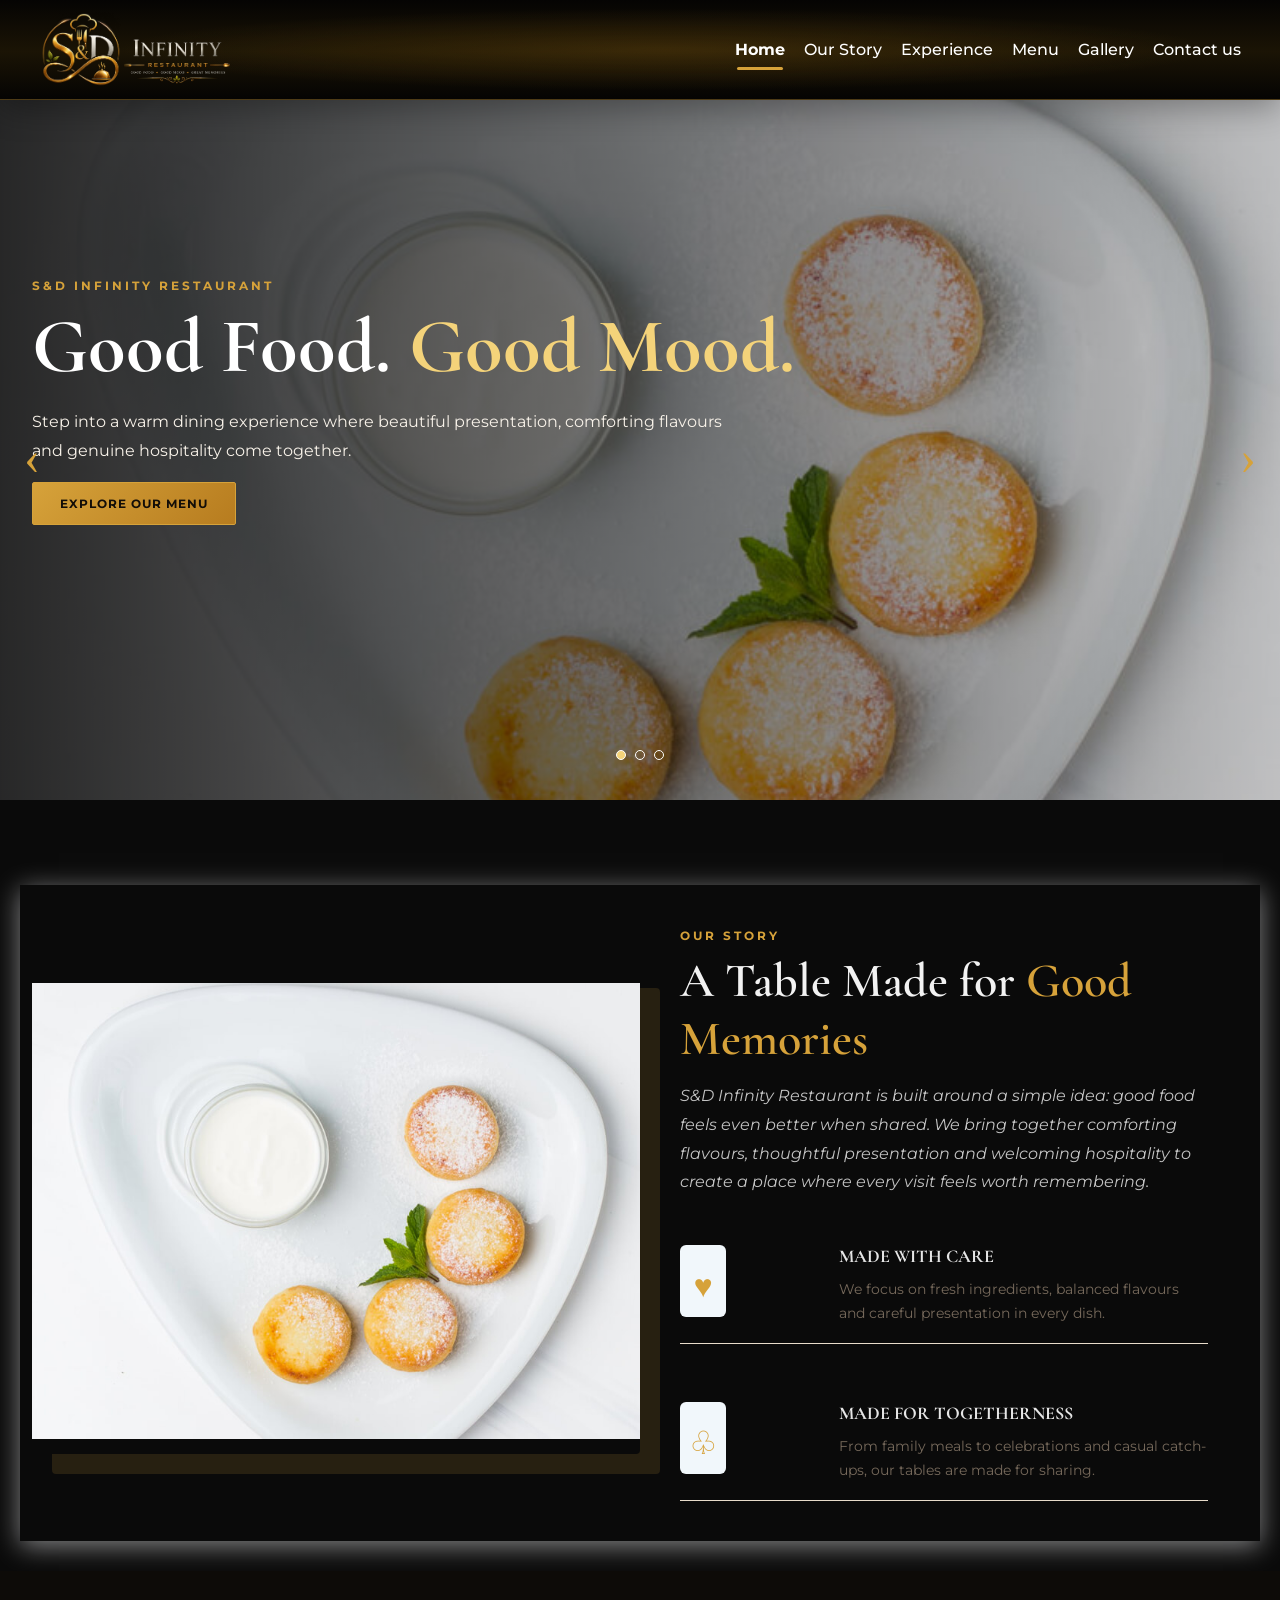
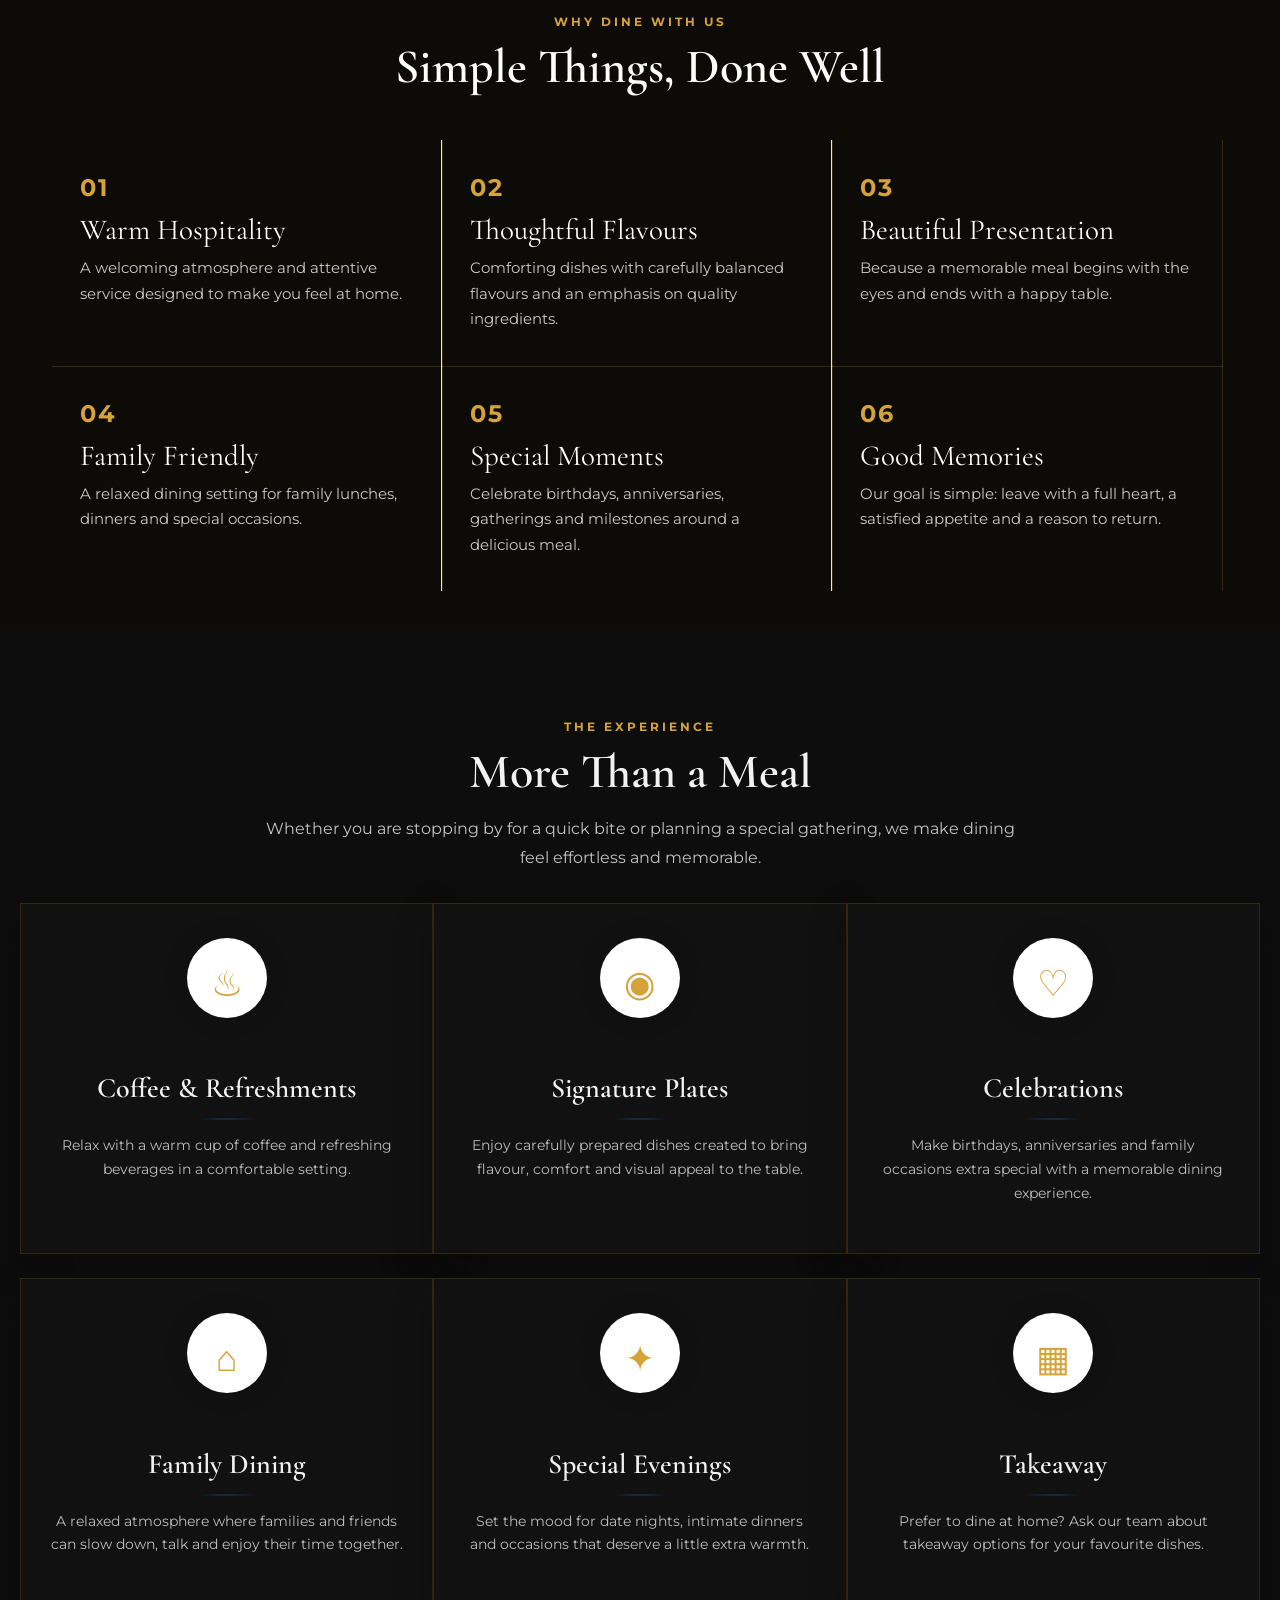
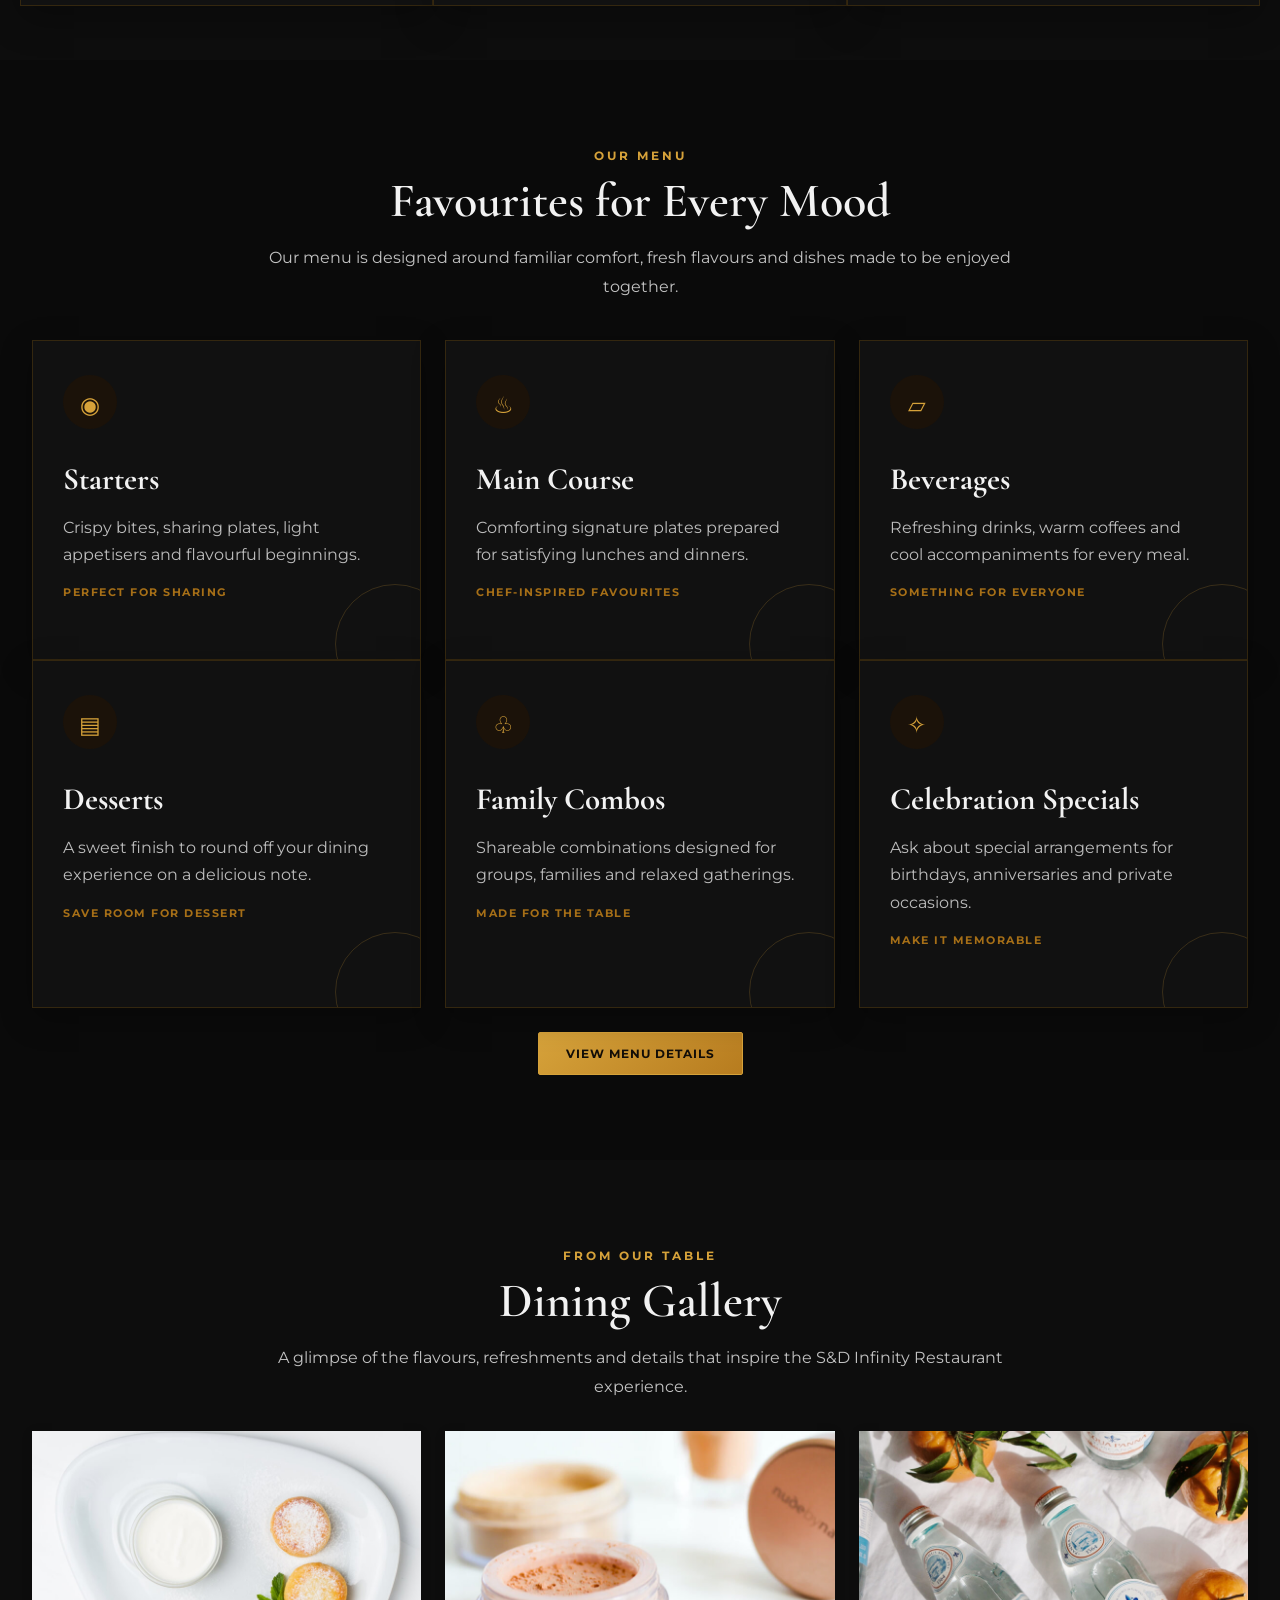
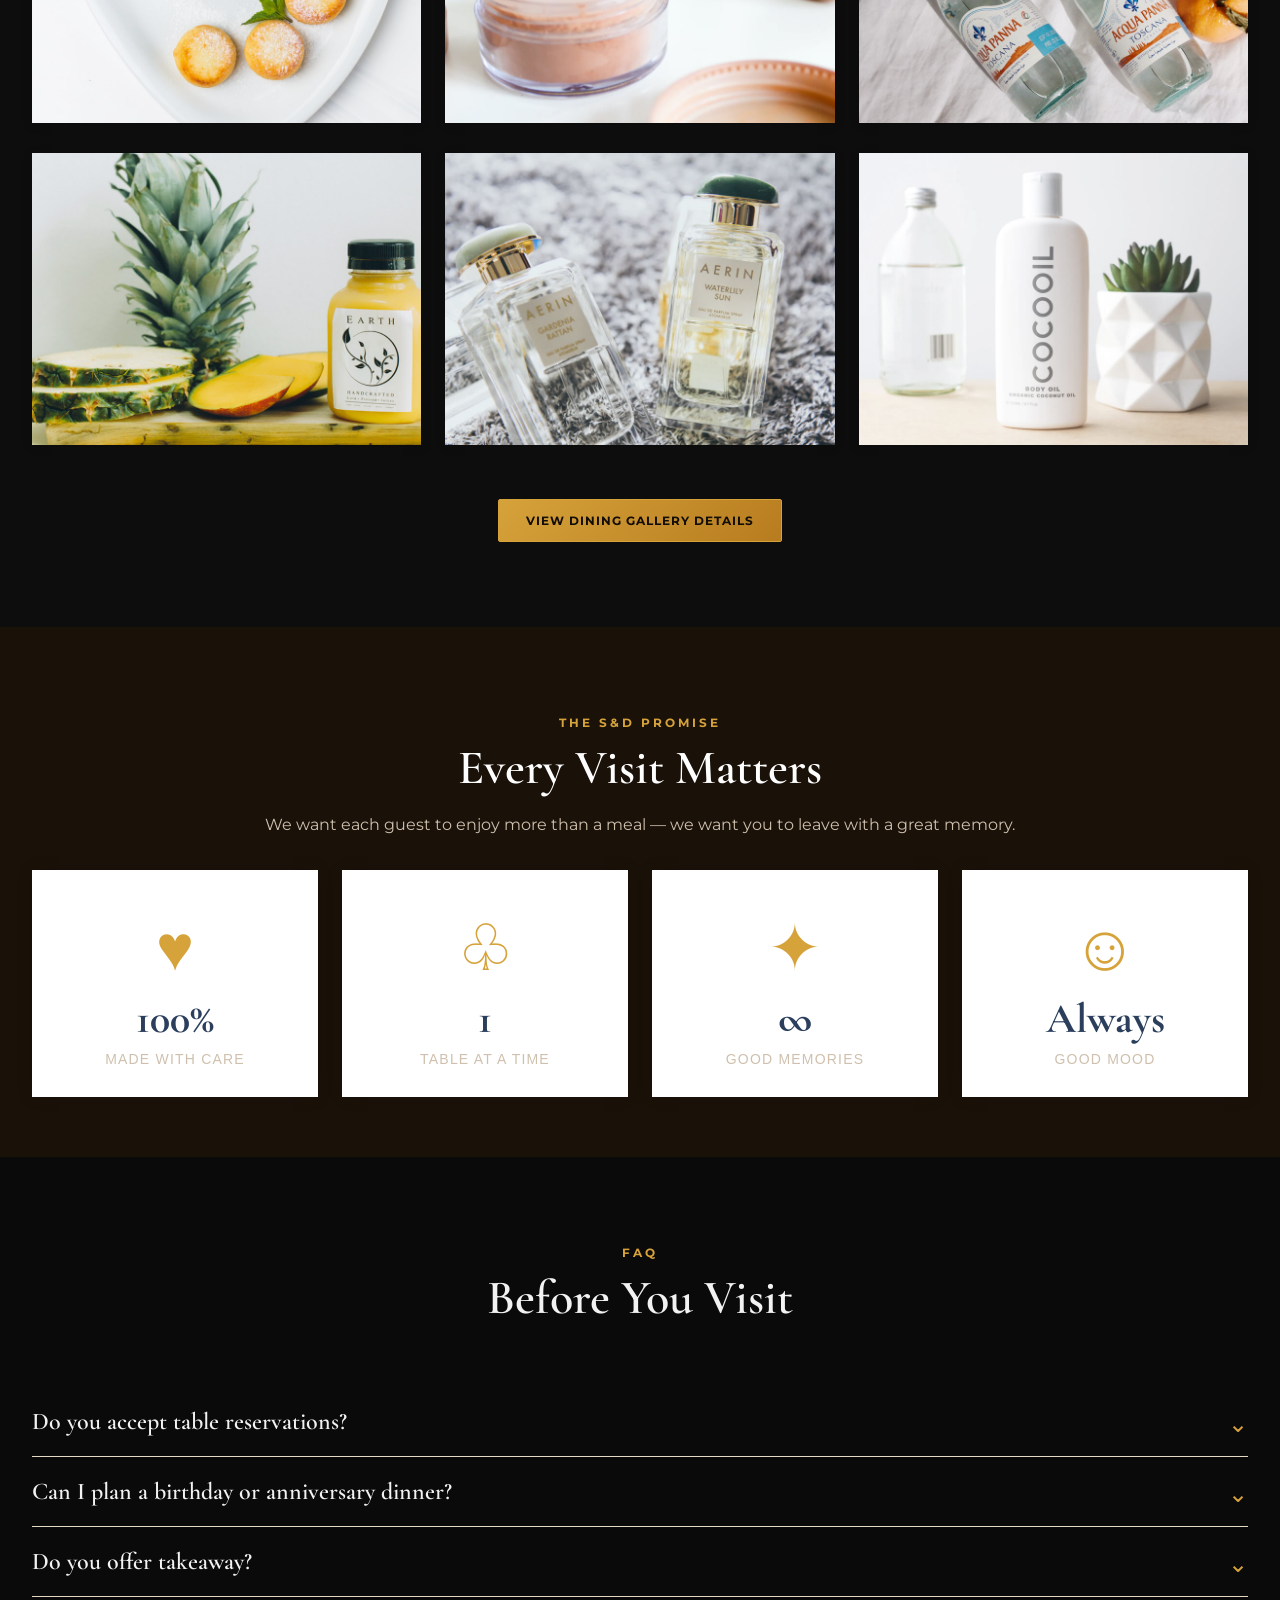
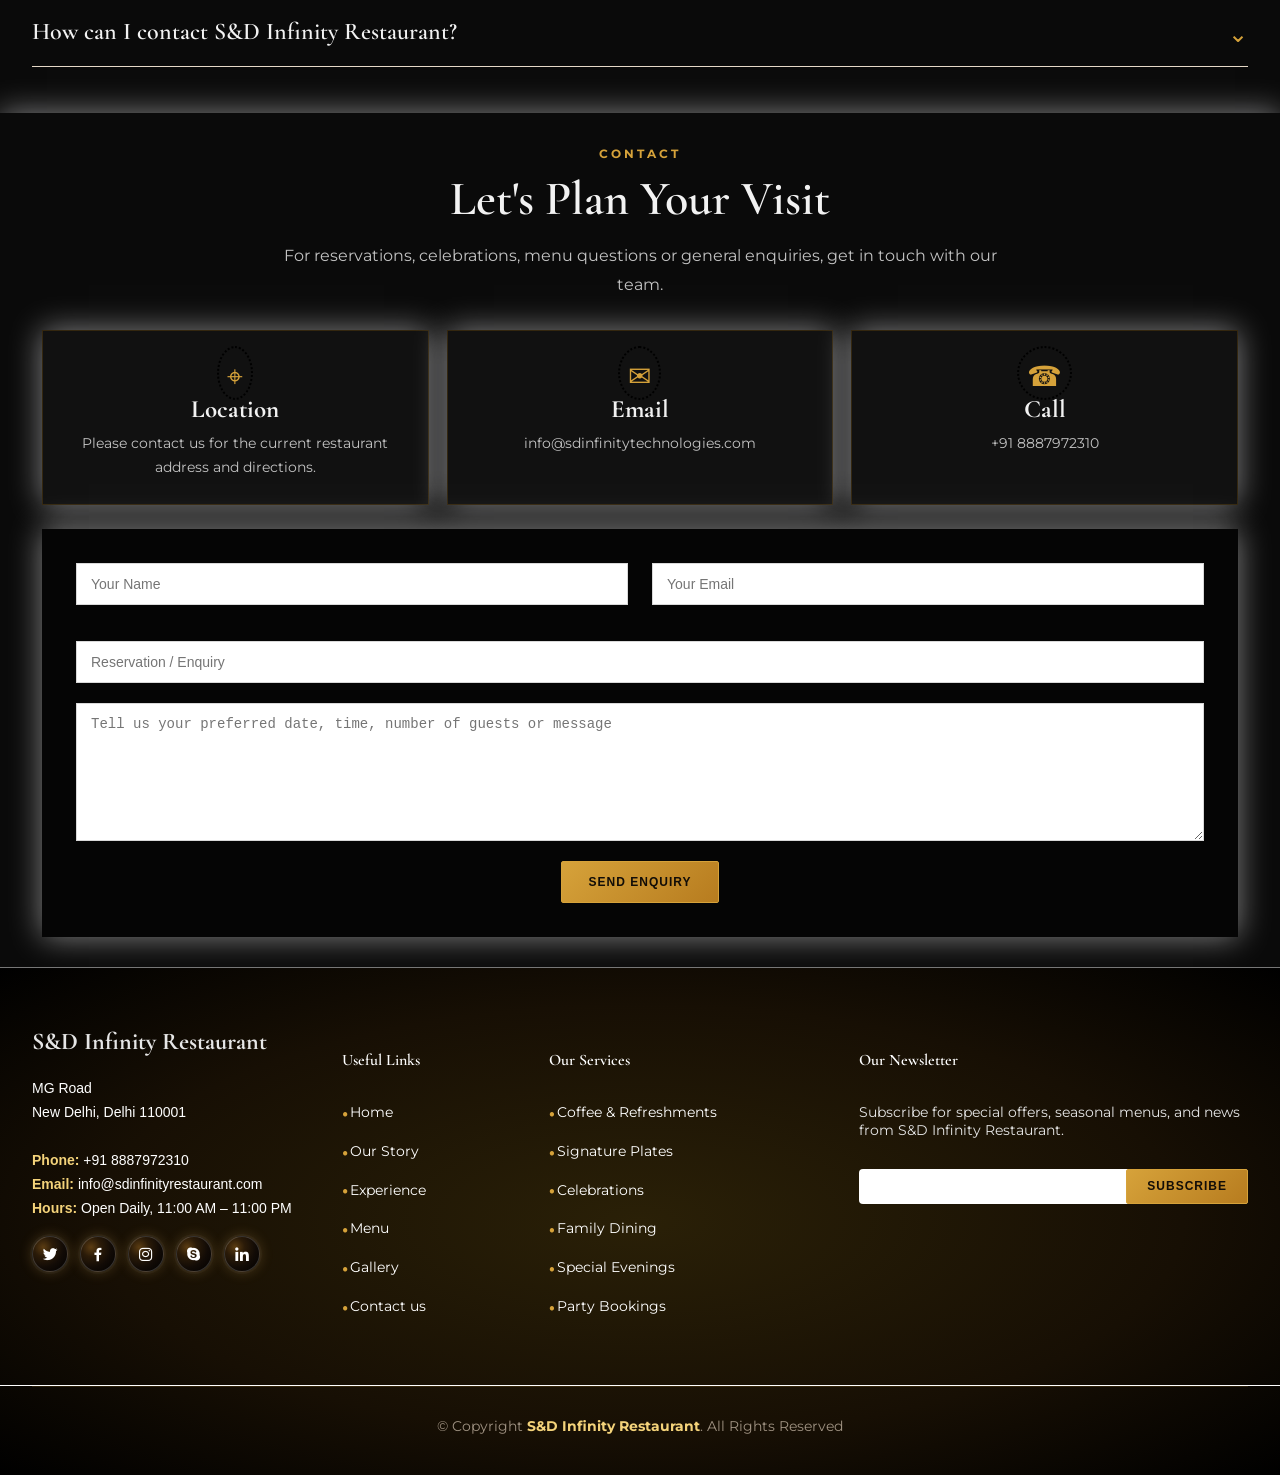
<file: index.html>
<!DOCTYPE html>
<html lang="en">
<head>
  <meta charset="UTF-8">
  <meta name="viewport" content="width=device-width, initial-scale=1.0">
  <title>S&D Infinity Restaurant | Good Food • Good Mood • Great Memories</title>
  <meta name="description" content="S&D Infinity Restaurant — a warm dining destination for delicious food, memorable moments, and great hospitality.">
  <meta name="keywords" content="S&D Infinity Restaurant, restaurant, dining, food, family restaurant, dinner, lunch">
  <link href="assets/img/S&D-LOGO.png" rel="icon">
  <link href="assets/img/S&D-LOGO.png" rel="apple-touch-icon">
  <link href="https://fonts.googleapis.com/css2?family=Cormorant+Garamond:wght@500;600;700&family=Montserrat:wght@400;500;600;700&display=swap" rel="stylesheet">
  <link href="assets/vendor/bootstrap-icons/bootstrap-icons.css" rel="stylesheet">
  <link href="assets/vendor/boxicons/css/boxicons.min.css" rel="stylesheet">
  <link href="assets/css/style.css" rel="stylesheet">
</head>

<body>

  
  <!-- ======= Header ======= -->
  <header id="header" class="d-flex align-items-center">
    <div class="container-fluid px-0 d-flex align-items-center">

      <div class="logo me-auto">
        <a href="#hero" aria-label="S&D Infinity Restaurant home">
          <img src="assets/img/S&D-LOGO-WEB.png" alt="S&D Infinity Restaurant">
        </a>
      </div>

      <nav id="navbar" class="navbar">
         <ul>
        <li><a class="nav-link scrollto active" href="#hero">Home</a></li>
        <li><a class="nav-link scrollto" href="#about">Our Story</a></li>
        <li><a class="nav-link scrollto" href="#services">Experience</a></li>
        <li><a class="nav-link scrollto" href="#menu">Menu</a></li>
        <li><a class="nav-link scrollto" href="#gallery">Gallery</a></li>
          <!-- <li class="dropdown"><a href="#"><span>Drop Down</span> <i class="bi bi-chevron-down"></i></a> -->
            <!-- <ul>
              <li><a href="#">Drop Down 1</a></li>
              <li class="dropdown"><a href="#"><span>Deep Drop Down</span> <i class="bi bi-chevron-right"></i></a>
                <ul>
                  <li><a href="#">Deep Drop Down 1</a></li>
                  <li><a href="#">Deep Drop Down 2</a></li>
                  <li><a href="#">Deep Drop Down 3</a></li>
                  <li><a href="#">Deep Drop Down 4</a></li>
                  <li><a href="#">Deep Drop Down 5</a></li>
                </ul>
              </li>
              <li><a href="#">Drop Down 2</a></li>
              <li><a href="#">Drop Down 3</a></li>
              <li><a href="#">Drop Down 4</a></li>
            </ul> -->
          <!-- </li> -->
          <li><a class="nav-link scrollto" href="#contact">Contact us</a></li>
        </ul>
        <i class="bi bi-list mobile-nav-toggle"></i>
      </nav><!-- .navbar -->

    </div>
  </header><!-- End Header -->

<section id="hero">
  <div class="hero-container">
    <div id="heroCarousel" class="carousel slide carousel-fade" data-bs-ride="carousel" data-bs-interval="5200">
      <ol class="carousel-indicators" id="hero-carousel-indicators"></ol>
      <div class="carousel-inner" role="listbox">

        <div class="carousel-item active" style="background-image:url('assets/img/portfolio/portfolio-9.jpg');">
          <div class="carousel-container">
            <div class="carousel-content container">
              <span class="eyebrow">S&D INFINITY RESTAURANT</span>
              <h2>Good Food. <span>Good Mood.</span></h2>
              <p>Step into a warm dining experience where beautiful presentation, comforting flavours and genuine hospitality come together.</p>
              <a href="#menu" class="gold-button scrollto">Explore Our Menu</a>
            </div>
          </div>
        </div>

        <div class="carousel-item" style="background-image:url('assets/img/portfolio/portfolio-details-3.jpg');">
          <div class="carousel-container">
            <div class="carousel-content container">
              <span class="eyebrow">CRAFTED WITH CARE</span>
              <h2>Flavours Made for <span>Memorable Moments</span></h2>
              <p>From a relaxed coffee break to a special dinner, every plate is prepared to make your time with us feel special.</p>
              <a href="#about" class="gold-button scrollto">Discover Our Story</a>
            </div>
          </div>
        </div>

        <div class="carousel-item" style="background-image:url('assets/img/portfolio/portfolio-7.jpg');">
          <div class="carousel-container">
            <div class="carousel-content container">
              <span class="eyebrow">GATHER • DINE • CELEBRATE</span>
              <h2>Great Food, <span>Great Memories</span></h2>
              <p>Bring your family, friends or someone special and enjoy an inviting space designed for conversation, celebration and connection.</p>
              <a href="#contact" class="gold-button scrollto">Plan Your Visit</a>
            </div>
          </div>
        </div>

      </div>
      <a class="carousel-control-prev" href="#heroCarousel" role="button" data-bs-slide="prev"><span class="carousel-control-prev-icon bi bi-chevron-left" aria-hidden="true"></span></a>
      <a class="carousel-control-next" href="#heroCarousel" role="button" data-bs-slide="next"><span class="carousel-control-next-icon bi bi-chevron-right" aria-hidden="true"></span></a>
    </div>
  </div>
</section>

<main id="main">

<section id="about" class="about">
  <div class="container" data-aos="fade-up">
    <div class="row no-gutters align-items-center">
      <div class="col-lg-6 video-box restaurant-photo">
        <img src="assets/img/portfolio/portfolio-9.jpg" class="img-fluid" alt="Beautifully presented dish at S&D Infinity Restaurant">
      </div>
      <div class="col-lg-6 d-flex flex-column justify-content-center about-content">
        <div class="section-title">
          <span class="section-kicker">OUR STORY</span>
          <h2>A Table Made for <span>Good Memories</span></h2>
          <p>S&D Infinity Restaurant is built around a simple idea: good food feels even better when shared. We bring together comforting flavours, thoughtful presentation and welcoming hospitality to create a place where every visit feels worth remembering.</p>
        </div>
        <div class="icon-box" data-aos="fade-up" data-aos-delay="100">
          <div class="icon"><i class="bi bi-heart-fill"></i></div>
          <div><h4 class="title">Made with Care</h4><p class="description">We focus on fresh ingredients, balanced flavours and careful presentation in every dish.</p></div>
        </div>
        <div class="icon-box" data-aos="fade-up" data-aos-delay="200">
          <div class="icon"><i class="bi bi-people-fill"></i></div>
          <div><h4 class="title">Made for Togetherness</h4><p class="description">From family meals to celebrations and casual catch-ups, our tables are made for sharing.</p></div>
        </div>
      </div>
    </div>
  </div>
</section>

<section class="about-lists restaurant-values">
  <div class="container">
    <div class="section-title text-center">
      <span class="section-kicker">WHY DINE WITH US</span>
      <h2>Simple Things, Done Well</h2>
    </div>
    <div class="row no-gutters">
      <div class="col-lg-4 col-md-6 content-item" data-aos="fade-up"><span>01</span><h4>Warm Hospitality</h4><p>A welcoming atmosphere and attentive service designed to make you feel at home.</p></div>
      <div class="col-lg-4 col-md-6 content-item" data-aos="fade-up" data-aos-delay="100"><span>02</span><h4>Thoughtful Flavours</h4><p>Comforting dishes with carefully balanced flavours and an emphasis on quality ingredients.</p></div>
      <div class="col-lg-4 col-md-6 content-item" data-aos="fade-up" data-aos-delay="200"><span>03</span><h4>Beautiful Presentation</h4><p>Because a memorable meal begins with the eyes and ends with a happy table.</p></div>
      <div class="col-lg-4 col-md-6 content-item" data-aos="fade-up" data-aos-delay="300"><span>04</span><h4>Family Friendly</h4><p>A relaxed dining setting for family lunches, dinners and special occasions.</p></div>
      <div class="col-lg-4 col-md-6 content-item" data-aos="fade-up" data-aos-delay="400"><span>05</span><h4>Special Moments</h4><p>Celebrate birthdays, anniversaries, gatherings and milestones around a delicious meal.</p></div>
      <div class="col-lg-4 col-md-6 content-item" data-aos="fade-up" data-aos-delay="500"><span>06</span><h4>Good Memories</h4><p>Our goal is simple: leave with a full heart, a satisfied appetite and a reason to return.</p></div>
    </div>
  </div>
</section>

<section id="services" class="services">
  <div class="container" data-aos="fade-up">
    <div class="section-title">
      <span class="section-kicker">THE EXPERIENCE</span>
      <h2>More Than a Meal</h2>
      <p>Whether you are stopping by for a quick bite or planning a special gathering, we make dining feel effortless and memorable.</p>
    </div>
    <div class="row">
      <a href="product.html" class="col-lg-4 col-md-6 icon-box" data-aos="fade-up"><div class="icon"><i class="bi bi-cup-hot-fill"></i></div><h4 class="title">Coffee & Refreshments</h4><p class="description">Relax with a warm cup of coffee and refreshing beverages in a comfortable setting.</p></a>
      <a href="product.html" class="col-lg-4 col-md-6 icon-box" data-aos="fade-up" data-aos-delay="100"><div class="icon"><i class="bi bi-egg-fried"></i></div><h4 class="title">Signature Plates</h4><p class="description">Enjoy carefully prepared dishes created to bring flavour, comfort and visual appeal to the table.</p></a>
      <a href="product.html" class="col-lg-4 col-md-6 icon-box" data-aos="fade-up" data-aos-delay="200"><div class="icon"><i class="bi bi-balloon-heart-fill"></i></div><h4 class="title">Celebrations</h4><p class="description">Make birthdays, anniversaries and family occasions extra special with a memorable dining experience.</p></a>
      <a href="product.html" class="col-lg-4 col-md-6 icon-box" data-aos="fade-up" data-aos-delay="300"><div class="icon"><i class="bi bi-house-heart-fill"></i></div><h4 class="title">Family Dining</h4><p class="description">A relaxed atmosphere where families and friends can slow down, talk and enjoy their time together.</p></a>
      <a href="product.html" class="col-lg-4 col-md-6 icon-box" data-aos="fade-up" data-aos-delay="400"><div class="icon"><i class="bi bi-stars"></i></div><h4 class="title">Special Evenings</h4><p class="description">Set the mood for date nights, intimate dinners and occasions that deserve a little extra warmth.</p></a>
      <a href="product.html" class="col-lg-4 col-md-6 icon-box" data-aos="fade-up" data-aos-delay="500"><div class="icon"><i class="bi bi-basket2-fill"></i></div><h4 class="title">Takeaway</h4><p class="description">Prefer to dine at home? Ask our team about takeaway options for your favourite dishes.</p></a>
    </div>
  </div>
</section>

<section id="menu" class="menu-section section-bg">
  <div class="container" data-aos="fade-up">
    <div class="section-title text-center">
      <span class="section-kicker">OUR MENU</span>
      <h2>Favourites for Every Mood</h2>
      <p>Our menu is designed around familiar comfort, fresh flavours and dishes made to be enjoyed together.</p>
    </div>
    <div class="row menu-grid">
      <a href="product.html" class="col-lg-4 col-md-6"><article class="menu-card"><div class="menu-icon"><i class="bi bi-egg-fried"></i></div><h3>Starters</h3><p>Crispy bites, sharing plates, light appetisers and flavourful beginnings.</p><span>Perfect for sharing</span></article></a>
      <a href="product.html" class="col-lg-4 col-md-6"><article class="menu-card"><div class="menu-icon"><i class="bi bi-fire"></i></div><h3>Main Course</h3><p>Comforting signature plates prepared for satisfying lunches and dinners.</p><span>Chef-inspired favourites</span></article></a>
      <a href="product.html" class="col-lg-4 col-md-6"><article class="menu-card"><div class="menu-icon"><i class="bi bi-cup-straw"></i></div><h3>Beverages</h3><p>Refreshing drinks, warm coffees and cool accompaniments for every meal.</p><span>Something for everyone</span></article></a>
      <a href="product.html" class="col-lg-4 col-md-6"><article class="menu-card"><div class="menu-icon"><i class="bi bi-cake2-fill"></i></div><h3>Desserts</h3><p>A sweet finish to round off your dining experience on a delicious note.</p><span>Save room for dessert</span></article></a>
      <a href="product.html" class="col-lg-4 col-md-6"><article class="menu-card"><div class="menu-icon"><i class="bi bi-people-fill"></i></div><h3>Family Combos</h3><p>Shareable combinations designed for groups, families and relaxed gatherings.</p><span>Made for the table</span></article></a>
      <a href="product.html" class="col-lg-4 col-md-6"><article class="menu-card"><div class="menu-icon"><i class="bi bi-gift-fill"></i></div><h3>Celebration Specials</h3><p>Ask about special arrangements for birthdays, anniversaries and private occasions.</p><span>Make it memorable</span></article></a>
    </div>
    <div class="text-center mt-4"><a href="product.html" class="gold-button">View Menu Details</a></div>
  </div>
</section>

<section id="gallery" class="portfolio">
  <div class="container" data-aos="fade-up">
    <div class="section-title text-center">
      <span class="section-kicker">FROM OUR TABLE</span>
      <h2>Dining Gallery</h2>
      <p>A glimpse of the flavours, refreshments and details that inspire the S&D Infinity Restaurant experience.</p>
    </div>
    <div class="row portfolio-container">
      <div class="col-lg-4 col-md-6 portfolio-item"><div class="portfolio-wrap"><img src="assets/img/portfolio/portfolio-9.jpg" class="img-fluid" alt="Signature dish"><div class="portfolio-info"><h4>Signature Dish</h4><p>From Our Kitchen</p><div class="portfolio-links"><a href="assets/img/portfolio/portfolio-9.jpg" data-gallery="portfolioGallery" class="portfolio-lightbox" title="Signature Dish"><i class="bi bi-plus"></i></a></div></div></div></div>
      <div class="col-lg-4 col-md-6 portfolio-item"><div class="portfolio-wrap"><img src="assets/img/portfolio/portfolio-details-3.jpg" class="img-fluid" alt="Coffee and dessert"><div class="portfolio-info"><h4>Coffee Moment</h4><p>Coffee & Desserts</p><div class="portfolio-links"><a href="assets/img/portfolio/portfolio-details-3.jpg" data-gallery="portfolioGallery" class="portfolio-lightbox" title="Coffee Moment"><i class="bi bi-plus"></i></a></div></div></div></div>
      <div class="col-lg-4 col-md-6 portfolio-item"><div class="portfolio-wrap"><img src="assets/img/portfolio/portfolio-7.jpg" class="img-fluid" alt="Refreshing beverages"><div class="portfolio-info"><h4>Refreshing Sips</h4><p>Beverages</p><div class="portfolio-links"><a href="assets/img/portfolio/portfolio-7.jpg" data-gallery="portfolioGallery" class="portfolio-lightbox" title="Refreshing Sips"><i class="bi bi-plus"></i></a></div></div></div></div>
      <div class="col-lg-4 col-md-6 portfolio-item"><div class="portfolio-wrap"><img src="assets/img/portfolio/portfolio-details-1.jpg" class="img-fluid" alt="Fresh ingredients"><div class="portfolio-info"><h4>Fresh Ingredients</h4><p>Quality First</p><div class="portfolio-links"><a href="assets/img/portfolio/portfolio-details-1.jpg" data-gallery="portfolioGallery" class="portfolio-lightbox" title="Fresh Ingredients"><i class="bi bi-plus"></i></a></div></div></div></div>
      <div class="col-lg-4 col-md-6 portfolio-item"><div class="portfolio-wrap"><img src="assets/img/portfolio/portfolio-5.jpg" class="img-fluid" alt="Restaurant refreshments"><div class="portfolio-info"><h4>Little Details</h4><p>Made with Care</p><div class="portfolio-links"><a href="assets/img/portfolio/portfolio-5.jpg" data-gallery="portfolioGallery" class="portfolio-lightbox" title="Little Details"><i class="bi bi-plus"></i></a></div></div></div></div>
      <div class="col-lg-4 col-md-6 portfolio-item"><div class="portfolio-wrap"><img src="assets/img/portfolio/portfolio-6.jpg" class="img-fluid" alt="Fresh dining details"><div class="portfolio-info"><h4>Table Details</h4><p>Good Mood</p><div class="portfolio-links"><a href="assets/img/portfolio/portfolio-6.jpg" data-gallery="portfolioGallery" class="portfolio-lightbox" title="Table Details"><i class="bi bi-plus"></i></a></div></div></div></div>
    </div>
     <div class="text-center mt-4"><a href="portfolio-details.html" class="gold-button">View Dining Gallery Details</a></div>
  </div>
</section>

<section class="counts section-bg">
  <div class="container">
    <div class="section-title text-center"><span class="section-kicker">THE S&D PROMISE</span><h2>Every Visit Matters</h2><p>We want each guest to enjoy more than a meal — we want you to leave with a great memory.</p></div>
    <div class="row">
      <div class="col-lg-3 col-md-6 text-center"><div class="count-box"><i class="bi bi-heart-fill"></i><span>100%</span><p>Made with Care</p></div></div>
      <div class="col-lg-3 col-md-6 text-center"><div class="count-box"><i class="bi bi-people-fill"></i><span>1</span><p>Table at a Time</p></div></div>
      <div class="col-lg-3 col-md-6 text-center"><div class="count-box"><i class="bi bi-stars"></i><span>∞</span><p>Good Memories</p></div></div>
      <div class="col-lg-3 col-md-6 text-center"><div class="count-box"><i class="bi bi-emoji-smile-fill"></i><span>Always</span><p>Good Mood</p></div></div>
    </div>
  </div>
</section>

<section id="faq" class="faq">
  <div class="container" data-aos="fade-up">
    <div class="section-title text-center"><span class="section-kicker">FAQ</span><h2>Before You Visit</h2></div>
    <ul class="faq-list">
      <li><div data-bs-toggle="collapse" class="collapsed question" href="#faq1">Do you accept table reservations? <i class="bi bi-chevron-down icon-show"></i><i class="bi bi-chevron-up icon-close"></i></div><div id="faq1" class="collapse" data-bs-parent=".faq-list"><p>For reservations or special occasions, please contact our team directly so we can confirm availability and arrangements.</p></div></li>
      <li><div data-bs-toggle="collapse" class="collapsed question" href="#faq2">Can I plan a birthday or anniversary dinner? <i class="bi bi-chevron-down icon-show"></i><i class="bi bi-chevron-up icon-close"></i></div><div id="faq2" class="collapse" data-bs-parent=".faq-list"><p>Yes. Tell us about your occasion when you contact us and we can discuss suitable arrangements.</p></div></li>
      <li><div data-bs-toggle="collapse" class="collapsed question" href="#faq3">Do you offer takeaway? <i class="bi bi-chevron-down icon-show"></i><i class="bi bi-chevron-up icon-close"></i></div><div id="faq3" class="collapse" data-bs-parent=".faq-list"><p>Takeaway options may be available. Please contact the restaurant for current options and availability.</p></div></li>
      <li><div data-bs-toggle="collapse" class="collapsed question" href="#faq4">How can I contact S&D Infinity Restaurant? <i class="bi bi-chevron-down icon-show"></i><i class="bi bi-chevron-up icon-close"></i></div><div id="faq4" class="collapse" data-bs-parent=".faq-list"><p>Call +91 8887972310 or email info@sdinfinitytechnologies.com. We recommend confirming the restaurant's preferred contact details before publishing them publicly.</p></div></li>
    </ul>
  </div>
</section>

<section id="contact" class="contact">
  <div class="container" data-aos="fade-up">
    <div class="section-title text-center"><span class="section-kicker">CONTACT</span><h2>Let's Plan Your Visit</h2><p>For reservations, celebrations, menu questions or general enquiries, get in touch with our team.</p></div>
    <div class="row">
      <div class="contact-details">
        <div class="contact-info-row">
        <div class="info-box"><i class="bi bi-geo-alt"></i><h3>Location</h3><p>Please contact us for the current restaurant address and directions.</p></div>
        <div class="info-box"><i class="bi bi-envelope"></i><h3>Email</h3><p>info@sdinfinitytechnologies.com</p></div>
        <div class="info-box"><i class="bi bi-phone"></i><h3>Call</h3><p>+91 8887972310</p></div>
        </div>
      </div>
      <div class="col-lg-12 mt-4">
        <form class="enquiry-form" role="form">
          <div class="row"><div class="col-md-6 form-group"><input type="text" name="name" class="form-control" placeholder="Your Name" required></div><div class="col-md-6 form-group mt-3 mt-md-0"><input type="email" class="form-control" name="email" placeholder="Your Email" required></div></div>
          <div class="form-group mt-3"><input type="text" class="form-control" name="subject" placeholder="Reservation / Enquiry" required></div>
          <div class="form-group mt-3"><textarea class="form-control" name="message" rows="7" placeholder="Tell us your preferred date, time, number of guests or message"></textarea></div>
          <div class="my-3"><div class="loading">Sending...</div><div class="error-message"></div><div class="sent-message">Your message has been sent. Thank you!</div></div>
          <div class="text-center"><button type="submit">Send Enquiry</button></div>
        </form>
      </div>
    </div>
  </div>
</section>
</main>


  <!-- ======= Footer ======= -->
  <footer id="footer">
    <div class="footer-top">
      <div class="container">
        <div class="row">

          <div class="col-lg-3 col-md-6 footer-info">
            <h3>S&D Infinity Restaurant</h3>
            <p>
              MG Road <br>
              New Delhi, Delhi 110001<br><br>
              <strong>Phone:</strong> +91 8887972310<br>
              <strong>Email:</strong> info@sdinfinityrestaurant.com<br>
              <strong>Hours:</strong> Open Daily, 11:00 AM – 11:00 PM<br>
            </p>
            <!-- <div class="social-links mt-3">
              <a href="#" class="twitter"><i class="bx bxl-twitter"></i></a>
              <a href="#" class="facebook"><i class="bx bxl-facebook"></i></a>
              <a href="#" class="instagram"><i class="bx bxl-instagram"></i></a>
              <a href="#" class="google-plus"><i class="bx bxl-skype"></i></a>
              <a href="#" class="linkedin"><i class="bx bxl-linkedin"></i></a>
            </div> -->
            <div class="social-links mt-3">
              <a href="#" class="twitter"><i class="bx bxl-twitter"></i></a>
              <a href="#" class="facebook"><i class="bx bxl-facebook"></i></a>
              <a href="#" class="instagram"><i class="bx bxl-instagram"></i></a>
              <a href="#" class="google-plus"><i class="bx bxl-skype"></i></a>
              <a href="#" class="linkedin"><i class="bx bxl-linkedin"></i></a>
            </div>
          </div>

          <div class="col-lg-2 col-md-6 footer-links">
            <h4>Useful Links</h4>
            <ul>
              <li><i class="bi-dot"></i> <a href="#hero">Home</a></li>
              <li><i class="bi-dot"></i> <a href="#about">Our Story</a></li>
              <li><i class="bi-dot"></i> <a href="#services">Experience</a></li>
              <li><i class="bi-dot"></i> <a href="#menu">Menu</a></li>
              <li><i class="bi-dot"></i> <a href="#gallery">Gallery</a></li>
              <li><i class="bi-dot"></i> <a href="#contact">Contact us</a></li>
            </ul>
          </div>

          <div class="col-lg-3 col-md-6 footer-links">
            <h4>Our Services</h4>
            <ul>
              <li><i class="bi-dot"></i> <a href="product.html">Coffee & Refreshments</a></li>
              <li><i class="bi-dot"></i> <a href="product.html">Signature Plates</a></li>
              <li><i class="bi-dot"></i> <a href="product.html">Celebrations</a></li>
              <li><i class="bi-dot"></i> <a href="product.html">Family Dining</a></li>
              <li><i class="bi-dot"></i> <a href="product.html">Special Evenings</a></li>
              <li><i class="bi-dot"></i> <a href="product.html">Party Bookings</a></li>
            </ul>
          </div>

          <div class="col-lg-4 col-md-6 footer-newsletter">
            <h4>Our Newsletter</h4>
            <p>Subscribe for special offers, seasonal menus, and news from S&D Infinity Restaurant.</p>
            <form action="" method="post">
              <input type="email" name="email"><input type="submit" value="Subscribe">
            </form>
          </div>
        </div>
      </div>
    </div>

    <div class="container">
      <div class="copyright">
        &copy; Copyright <strong><span>S&D Infinity Restaurant</span></strong>. All Rights Reserved
      </div>
      <div class="credits">
        <!-- All the links in the footer should remain intact. -->
        <!-- You can delete the links only if you purchased the pro version. -->
        <!-- Licensing information: https://bootstrapmade.com/license/ -->
        <!-- Purchase the pro version with working PHP/AJAX contact form: https://bootstrapmade.com/mamba-one-page-bootstrap-template-free/ -->
        <!-- Designed by <a href="https://bootstrapmade.com/">Sachin Kamal</a> -->
      </div>
    </div>
  </footer><!-- End Footer -->

<a href="#" class="back-to-top d-flex align-items-center justify-content-center"><i class="bi bi-arrow-up-short"></i></a>
<script src="assets/js/main.js"></script>
</body>
</html>
</file>
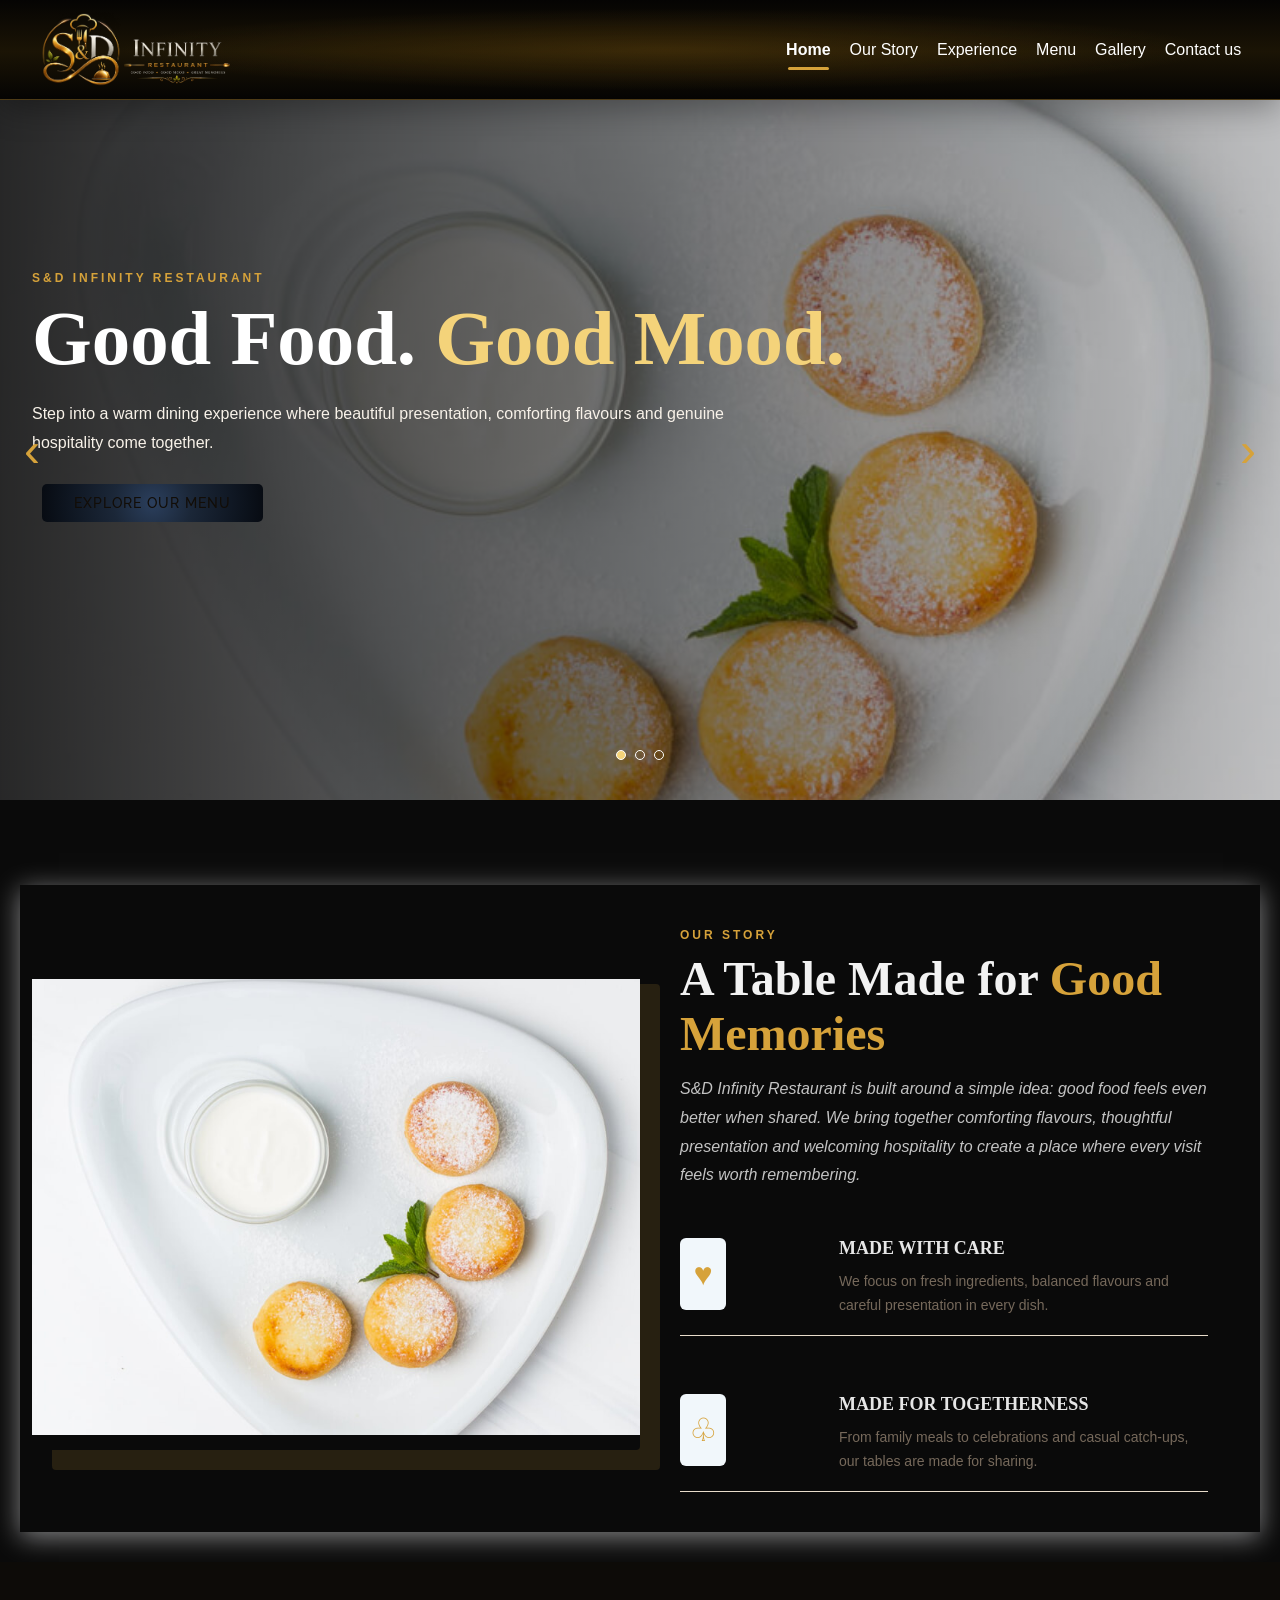
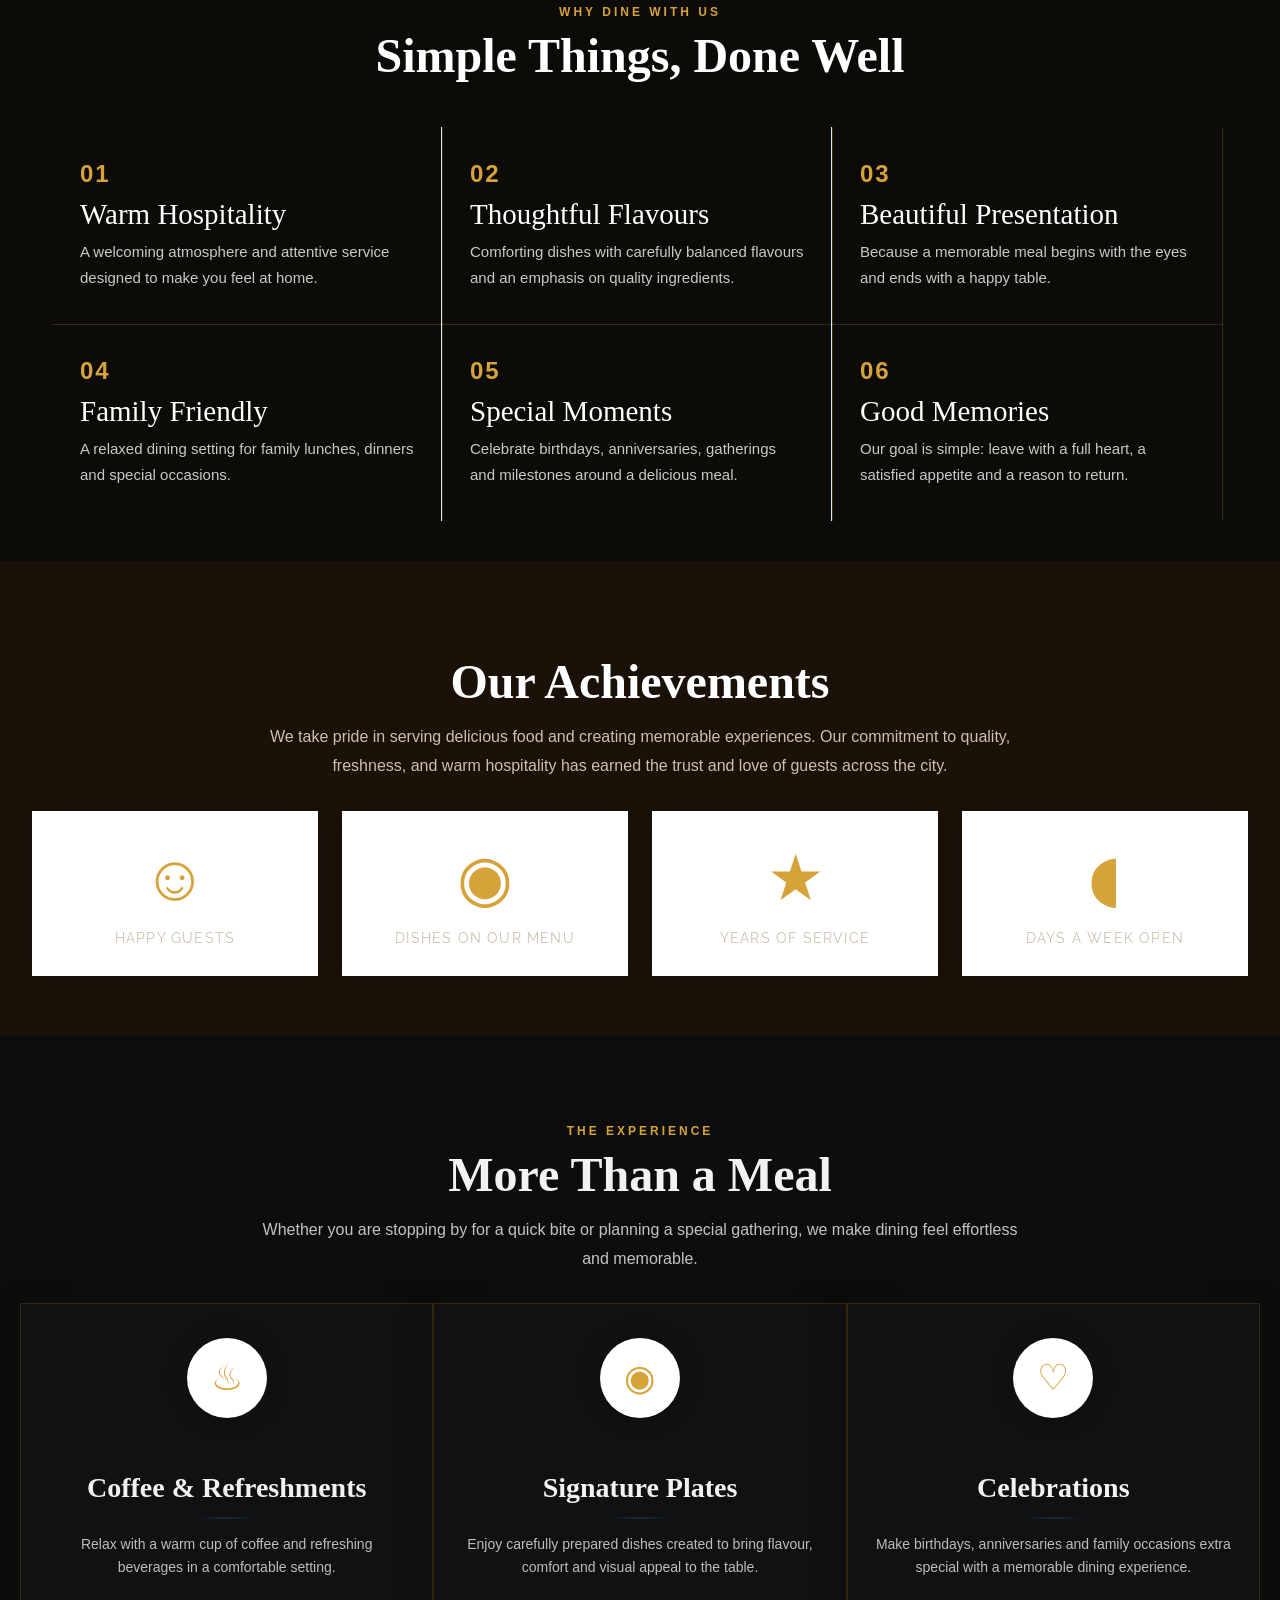
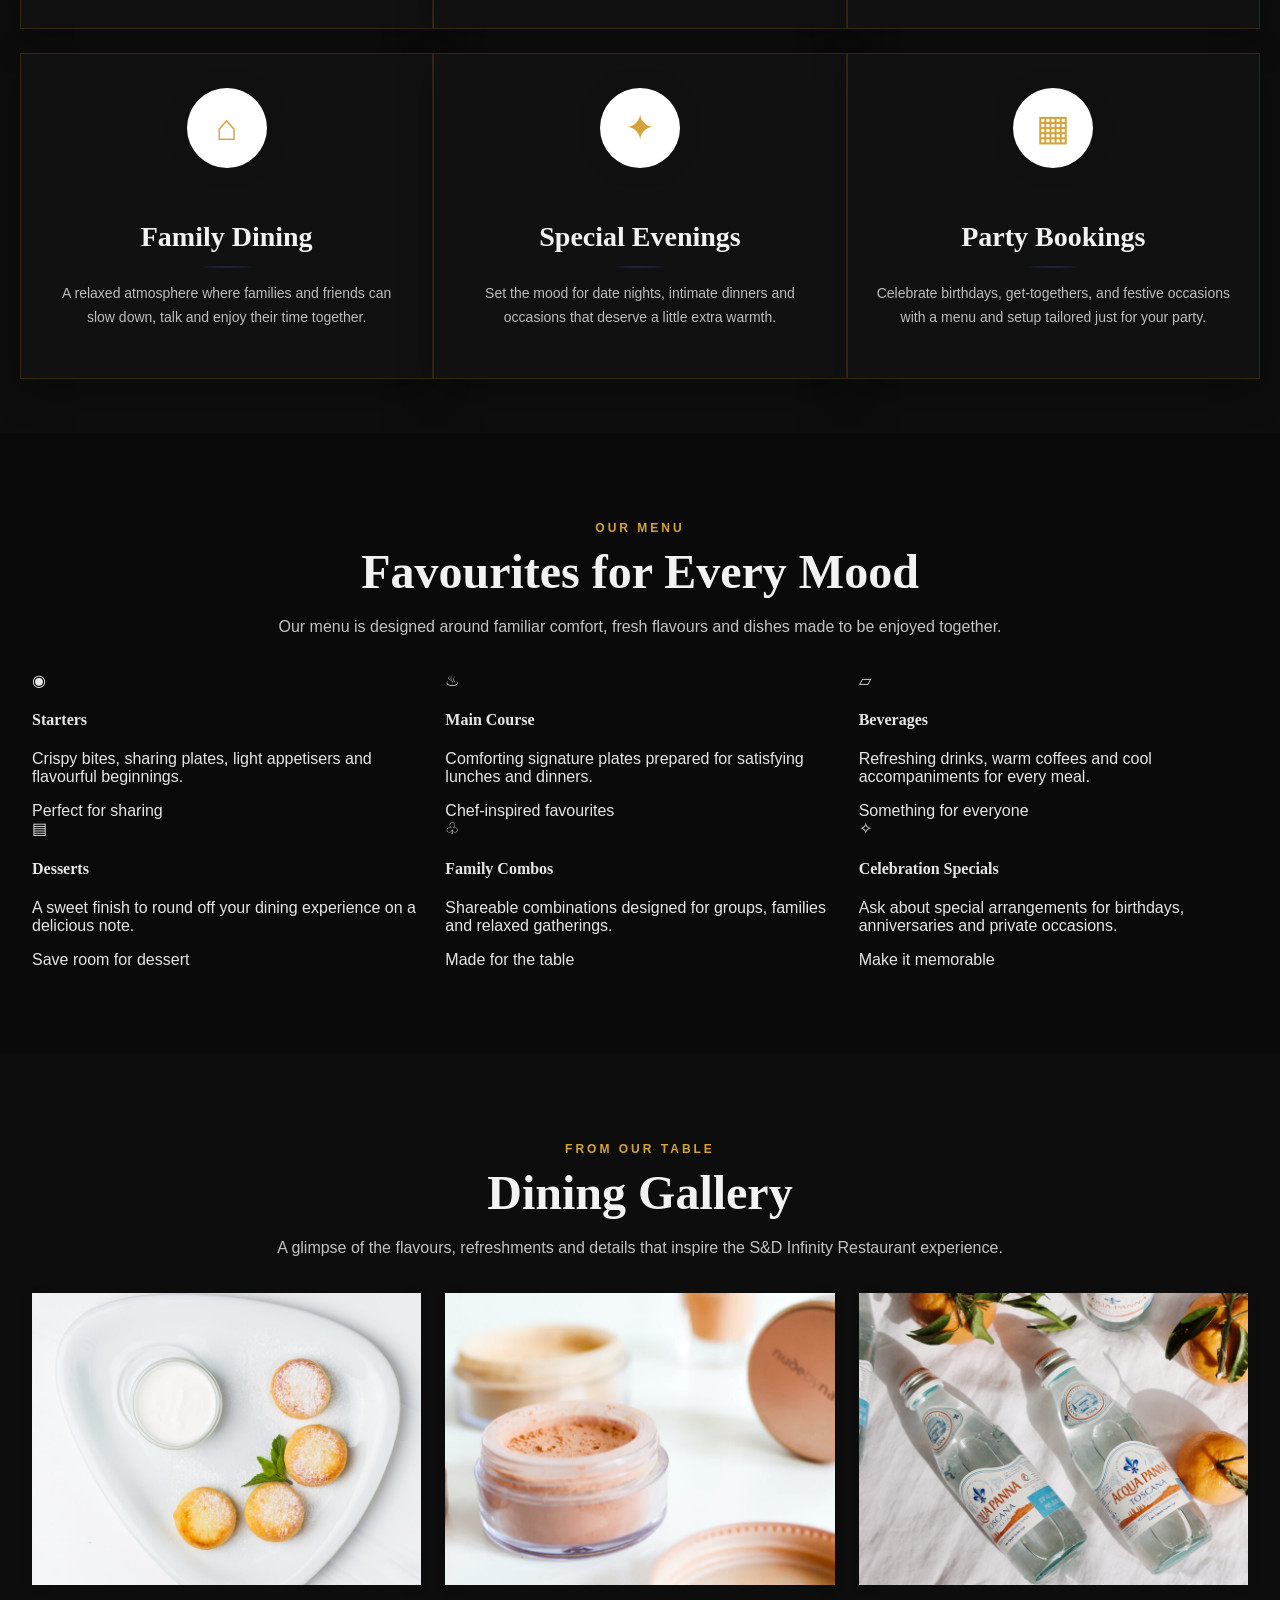
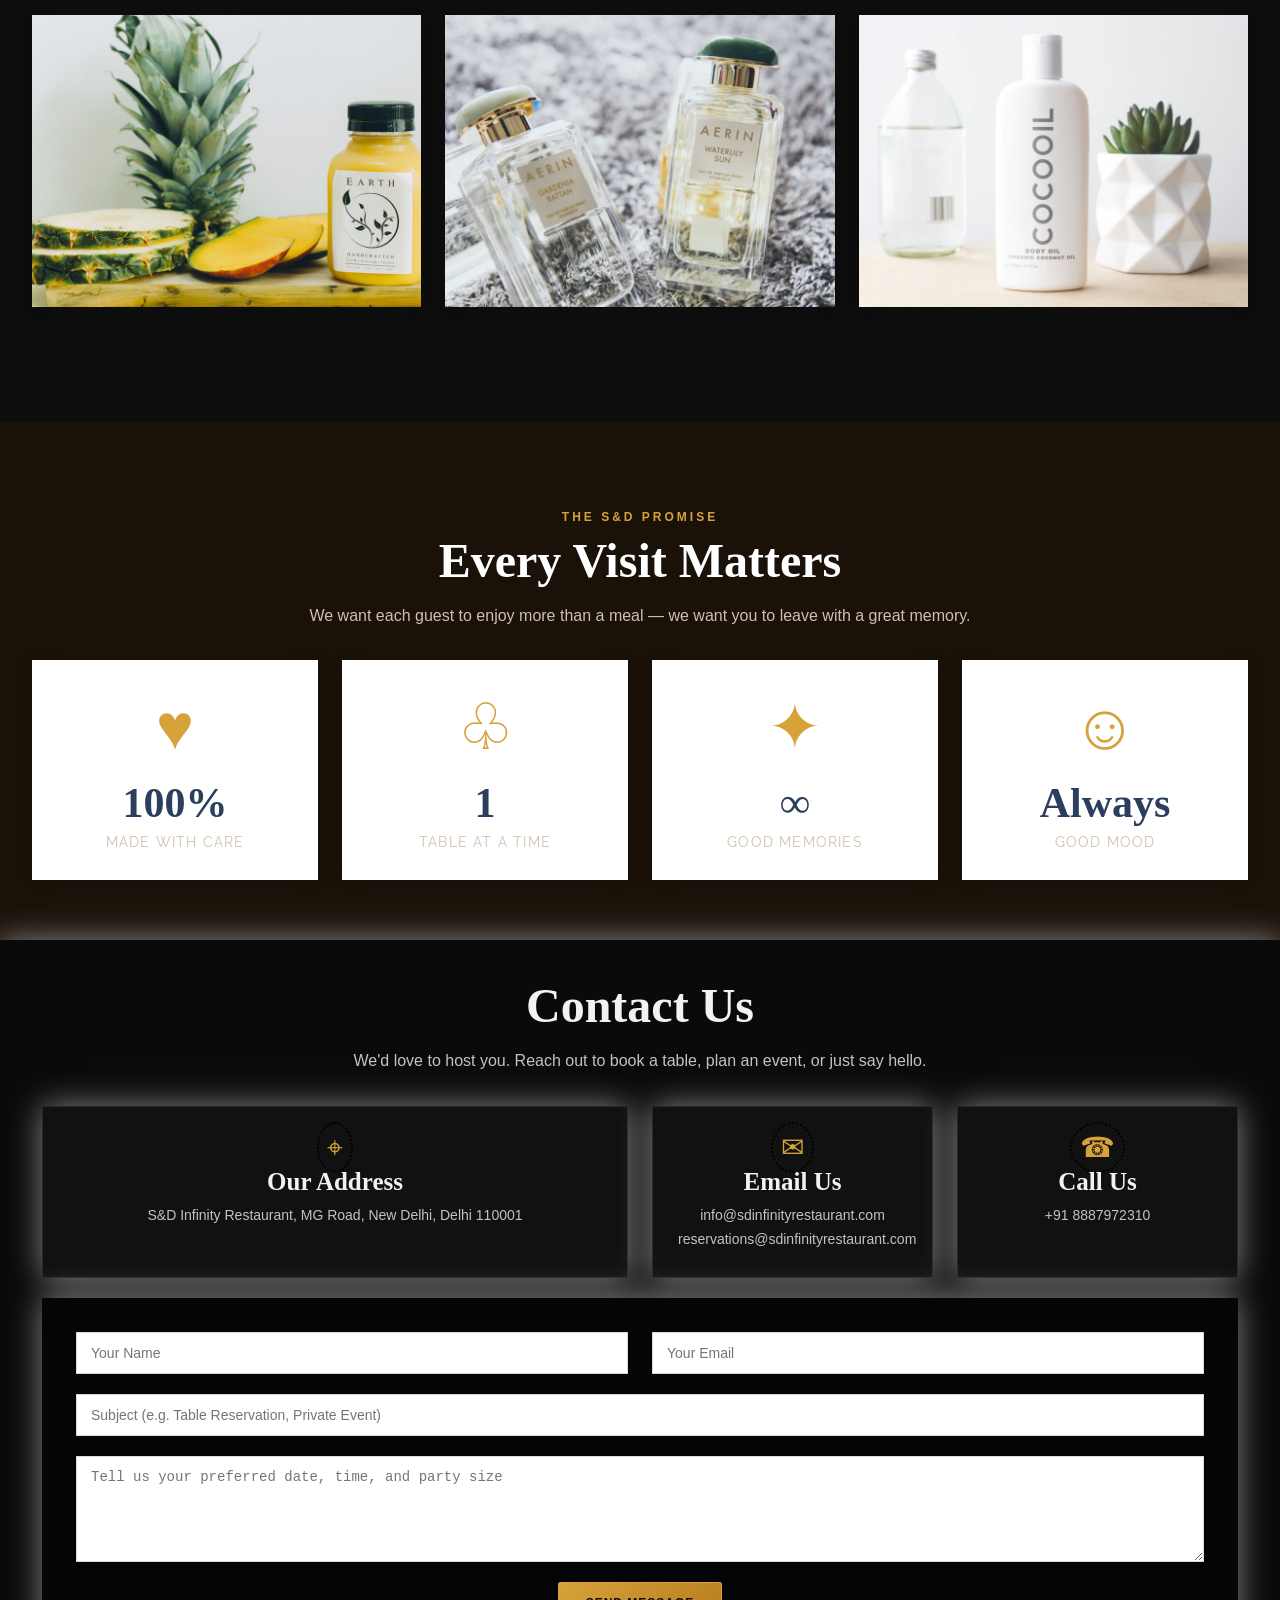
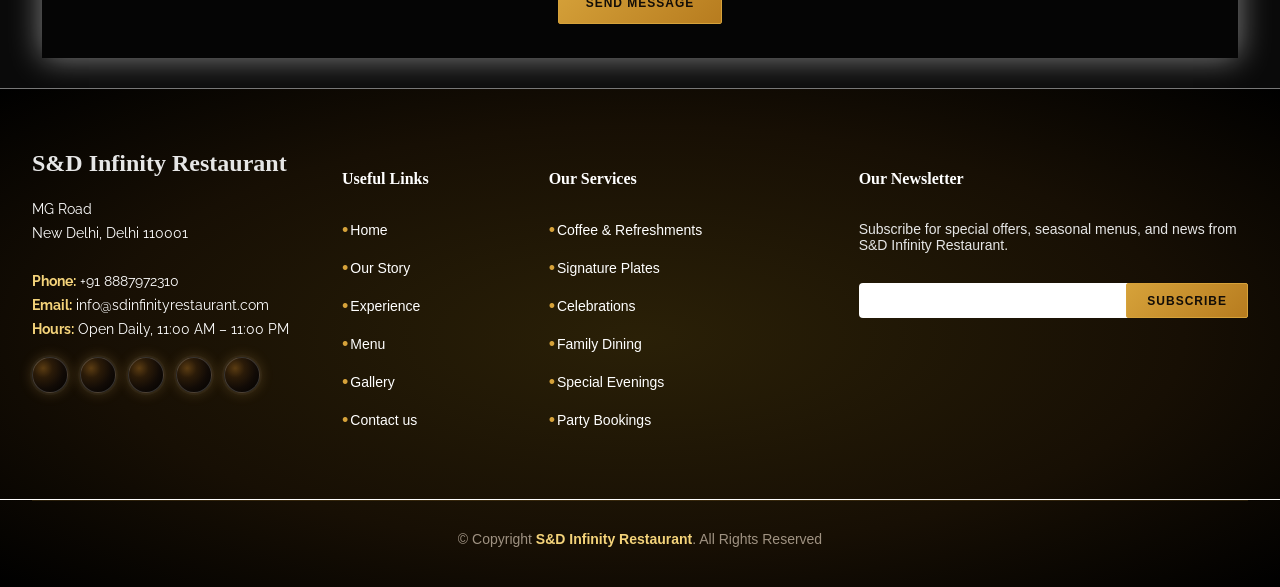
<file: index copy.html>
<!DOCTYPE html>
<html lang="en">

<head>
  <meta charset="utf-8">
  <meta content="width=device-width, initial-scale=1.0" name="viewport">

  <title>S&D Infinity Restaurant | Good Food. Good Mood. Great Memories.</title>
  <meta content="S&D Infinity Restaurant - fine dining, catering, private events and home delivery. Good Food, Good Mood, Great Memories." name="description">
  <meta content="restaurant, fine dining, catering, private events, S&D Infinity Restaurant" name="keywords">

  <!-- Favicons -->
  <link href="assets/img/S&D-LOGO.png" rel="icon">
  <link href="assets/img/S&D-LOGO-WEB.png" rel="Logo"> 

  <!-- Google Fonts -->
  <link href="https://fonts.googleapis.com/css?family=Open+Sans:300,300i,400,400i,600,600i,700,700i|Raleway:300,300i,400,400i,600,600i,700,700i,900" rel="stylesheet">

  <!-- Vendor CSS Files -->
  <!-- Template Main CSS File -->
  <link href="assets/css/style.css" rel="stylesheet">

  <!-- =======================================================
  * Site: S&D Infinity Restaurant
  ======================================================== -->
</head>

<body>

  <!-- ======= Top Bar ======= -->
  <!-- <section id="topbar" class="d-flex align-items-center">
    <div class="container d-flex justify-content-center justify-content-md-between">
      <div class="contact-info d-flex align-items-center">
        <i class="bi bi-envelope-fill"></i><a href="mailto:contact@example.com">info@example.com</a>
        <i class="bi bi-phone-fill phone-icon"></i> +1 5589 55488 55
      </div>
      <div class="social-links d-none d-md-block">
        <a href="#" class="twitter"><i class="bi bi-twitter"></i></a>
        <a href="#" class="facebook"><i class="bi bi-facebook"></i></a>
        <a href="#" class="instagram"><i class="bi bi-instagram"></i></a>
        <a href="#" class="linkedin"><i class="bi bi-linkedin"></i></i></a>
      </div>
    </div>
  </section> -->

  <!-- ======= Header ======= -->
  <header id="header" class="d-flex align-items-center">
    <div class="container-fluid px-0 d-flex align-items-center">

      <div class="logo me-auto">
        <!-- <h1><a href="index.html">S&D Infinity Restaurant</a></h1> -->
        <img src="assets/img/S&D-LOGO-WEB.png">
        <!-- Uncomment below if you prefer to use an image logo -->
        <!-- <a href="index.html"><img src="assets/img/logo.png" alt="" class="img-fluid"></a>-->
      </div>

      <nav id="navbar" class="navbar">
         <ul>
        <li><a class="nav-link scrollto active" href="#hero">Home</a></li>
        <li><a class="nav-link scrollto" href="#about">Our Story</a></li>
        <li><a class="nav-link scrollto" href="#services">Experience</a></li>
        <li><a class="nav-link scrollto" href="#menu">Menu</a></li>
        <li><a class="nav-link scrollto" href="#gallery">Gallery</a></li>
          <!-- <li class="dropdown"><a href="#"><span>Drop Down</span> <i class="bi bi-chevron-down"></i></a> -->
            <!-- <ul>
              <li><a href="#">Drop Down 1</a></li>
              <li class="dropdown"><a href="#"><span>Deep Drop Down</span> <i class="bi bi-chevron-right"></i></a>
                <ul>
                  <li><a href="#">Deep Drop Down 1</a></li>
                  <li><a href="#">Deep Drop Down 2</a></li>
                  <li><a href="#">Deep Drop Down 3</a></li>
                  <li><a href="#">Deep Drop Down 4</a></li>
                  <li><a href="#">Deep Drop Down 5</a></li>
                </ul>
              </li>
              <li><a href="#">Drop Down 2</a></li>
              <li><a href="#">Drop Down 3</a></li>
              <li><a href="#">Drop Down 4</a></li>
            </ul> -->
          <!-- </li> -->
          <li><a class="nav-link scrollto" href="#contact">Contact us</a></li>
        </ul>
        <i class="bi bi-list mobile-nav-toggle"></i>
      </nav><!-- .navbar -->

    </div>
  </header><!-- End Header -->

  <!-- ======= Hero Section ======= -->
<section id="hero">
  <div class="hero-container">
    <div id="heroCarousel" class="carousel slide carousel-fade" data-bs-ride="carousel" data-bs-interval="5200">
      <ol class="carousel-indicators" id="hero-carousel-indicators"></ol>
      <div class="carousel-inner" role="listbox">

        <div class="carousel-item active" style="background-image:url('assets/img/portfolio/portfolio-9.jpg');">
          <div class="carousel-container">
            <div class="carousel-content container">
              <span class="eyebrow">S&D INFINITY RESTAURANT</span>
              <h2>Good Food. <span>Good Mood.</span></h2>
              <p>Step into a warm dining experience where beautiful presentation, comforting flavours and genuine hospitality come together.</p>
              <a href="#menu" class="btn-get-started scrollto">Explore Our Menu</a>
            </div>
          </div>
        </div>

        <div class="carousel-item" style="background-image:url('assets/img/portfolio/portfolio-details-3.jpg');">
          <div class="carousel-container">
            <div class="carousel-content container">
              <span class="eyebrow">CRAFTED WITH CARE</span>
              <h2>Flavours Made for <span>Memorable Moments</span></h2>
              <p>From a relaxed coffee break to a special dinner, every plate is prepared to make your time with us feel special.</p>
              <a href="#about" class="btn-get-started scrollto">Discover Our Story</a>
            </div>
          </div>
        </div>

        <div class="carousel-item" style="background-image:url('assets/img/portfolio/portfolio-7.jpg');">
          <div class="carousel-container">
            <div class="carousel-content container">
              <span class="eyebrow">GATHER • DINE • CELEBRATE</span>
              <h2>Great Food, <span>Great Memories</span></h2>
              <p>Bring your family, friends or someone special and enjoy an inviting space designed for conversation, celebration and connection.</p>
              <a href="#contact" class="btn-get-started scrollto">Plan Your Visit</a>
            </div>
          </div>
        </div>

      </div>
      <a class="carousel-control-prev" href="#heroCarousel" role="button" data-bs-slide="prev"><span class="carousel-control-prev-icon bi bi-chevron-left" aria-hidden="true"></span></a>
      <a class="carousel-control-next" href="#heroCarousel" role="button" data-bs-slide="next"><span class="carousel-control-next-icon bi bi-chevron-right" aria-hidden="true"></span></a>
    </div>
  </div>
</section>
<!-- End Hero Section -->

  <main id="main">

<section id="about" class="about">
  <div class="container" data-aos="fade-up">
    <div class="row no-gutters align-items-center">
      <div class="col-lg-6 video-box restaurant-photo">
        <img src="assets/img/portfolio/portfolio-9.jpg" class="img-fluid" alt="Beautifully presented dish at S&D Infinity Restaurant">
      </div>
      <div class="col-lg-6 d-flex flex-column justify-content-center about-content">
        <div class="section-title">
          <span class="section-kicker">OUR STORY</span>
          <h2>A Table Made for <span>Good Memories</span></h2>
          <p>S&D Infinity Restaurant is built around a simple idea: good food feels even better when shared. We bring together comforting flavours, thoughtful presentation and welcoming hospitality to create a place where every visit feels worth remembering.</p>
        </div>
        <div class="icon-box" data-aos="fade-up" data-aos-delay="100">
          <div class="icon"><i class="bi bi-heart-fill"></i></div>
          <div><h4 class="title">Made with Care</h4><p class="description">We focus on fresh ingredients, balanced flavours and careful presentation in every dish.</p></div>
        </div>
        <div class="icon-box" data-aos="fade-up" data-aos-delay="200">
          <div class="icon"><i class="bi bi-people-fill"></i></div>
          <div><h4 class="title">Made for Togetherness</h4><p class="description">From family meals to celebrations and casual catch-ups, our tables are made for sharing.</p></div>
        </div>
      </div>
    </div>
  </div>
</section>

<section class="about-lists restaurant-values">
  <div class="container">
    <div class="section-title text-center">
      <span class="section-kicker">WHY DINE WITH US</span>
      <h2>Simple Things, Done Well</h2>
    </div>
    <div class="row no-gutters">
      <div class="col-lg-4 col-md-6 content-item" data-aos="fade-up"><span>01</span><h4>Warm Hospitality</h4><p>A welcoming atmosphere and attentive service designed to make you feel at home.</p></div>
      <div class="col-lg-4 col-md-6 content-item" data-aos="fade-up" data-aos-delay="100"><span>02</span><h4>Thoughtful Flavours</h4><p>Comforting dishes with carefully balanced flavours and an emphasis on quality ingredients.</p></div>
      <div class="col-lg-4 col-md-6 content-item" data-aos="fade-up" data-aos-delay="200"><span>03</span><h4>Beautiful Presentation</h4><p>Because a memorable meal begins with the eyes and ends with a happy table.</p></div>
      <div class="col-lg-4 col-md-6 content-item" data-aos="fade-up" data-aos-delay="300"><span>04</span><h4>Family Friendly</h4><p>A relaxed dining setting for family lunches, dinners and special occasions.</p></div>
      <div class="col-lg-4 col-md-6 content-item" data-aos="fade-up" data-aos-delay="400"><span>05</span><h4>Special Moments</h4><p>Celebrate birthdays, anniversaries, gatherings and milestones around a delicious meal.</p></div>
      <div class="col-lg-4 col-md-6 content-item" data-aos="fade-up" data-aos-delay="500"><span>06</span><h4>Good Memories</h4><p>Our goal is simple: leave with a full heart, a satisfied appetite and a reason to return.</p></div>
    </div>
  </div>
</section>

<!-- End Why Choose Us Section -->

   <!-- ======= Company Statistics Section ======= -->
<section class="counts section-bg">
  <div class="container">

    <div class="section-title">
      <h2>Our Achievements</h2>
      <p>
        We take pride in serving delicious food and creating memorable experiences. Our commitment to quality, freshness, and warm hospitality has earned the trust and love of guests across the city.
      </p>
    </div>

    <div class="row">

      <div class="col-lg-3 col-md-6 text-center" data-aos="fade-up">
        <div class="count-box">
          <i class="bi bi-emoji-smile" style="color:#d4af37;"></i>
          <span data-purecounter-start="0"
                data-purecounter-end="15000"
                data-purecounter-duration="2"
                class="purecounter"></span>
          <p>Happy Guests</p>
        </div>
      </div>

      <div class="col-lg-3 col-md-6 text-center" data-aos="fade-up" data-aos-delay="200">
        <div class="count-box">
          <i class="bi bi-egg-fried" style="color:#d4af37;"></i>
          <span data-purecounter-start="0"
                data-purecounter-end="120"
                data-purecounter-duration="2"
                class="purecounter"></span>
          <p>Dishes On Our Menu</p>
        </div>
      </div>

      <div class="col-lg-3 col-md-6 text-center" data-aos="fade-up" data-aos-delay="400">
        <div class="count-box">
          <i class="bi bi-award" style="color:#d4af37;"></i>
          <span data-purecounter-start="0"
                data-purecounter-end="8"
                data-purecounter-duration="2"
                class="purecounter"></span>
          <p>Years of Service</p>
        </div>
      </div>

      <div class="col-lg-3 col-md-6 text-center" data-aos="fade-up" data-aos-delay="600">
        <div class="count-box">
          <i class="bi bi-headset" style="color:#d4af37;"></i>
          <span data-purecounter-start="0"
                data-purecounter-end="7"
                data-purecounter-duration="2"
                class="purecounter"></span>
          <p>Days A Week Open</p>
        </div>
      </div>

    </div>

  </div>
</section>

<!-- End Company Statistics Section -->

<!-- ======= Services Section ======= -->
    <section id="services" class="services">
  <div class="container" data-aos="fade-up">
    <div class="section-title">
      <span class="section-kicker">THE EXPERIENCE</span>
      <h2>More Than a Meal</h2>
      <p>Whether you are stopping by for a quick bite or planning a special gathering, we make dining feel effortless and memorable.</p>
    </div>
    <div class="row">
      <div class="col-lg-4 col-md-6 icon-box" data-aos="fade-up"><div class="icon"><i class="bi bi-cup-hot-fill"></i></div><h4 class="title">Coffee & Refreshments</h4><p class="description">Relax with a warm cup of coffee and refreshing beverages in a comfortable setting.</p></div>
      <div class="col-lg-4 col-md-6 icon-box" data-aos="fade-up" data-aos-delay="100"><div class="icon"><i class="bi bi-egg-fried"></i></div><h4 class="title">Signature Plates</h4><p class="description">Enjoy carefully prepared dishes created to bring flavour, comfort and visual appeal to the table.</p></div>
      <div class="col-lg-4 col-md-6 icon-box" data-aos="fade-up" data-aos-delay="200"><div class="icon"><i class="bi bi-balloon-heart-fill"></i></div><h4 class="title">Celebrations</h4><p class="description">Make birthdays, anniversaries and family occasions extra special with a memorable dining experience.</p></div>
      <div class="col-lg-4 col-md-6 icon-box" data-aos="fade-up" data-aos-delay="300"><div class="icon"><i class="bi bi-house-heart-fill"></i></div><h4 class="title">Family Dining</h4><p class="description">A relaxed atmosphere where families and friends can slow down, talk and enjoy their time together.</p></div>
      <div class="col-lg-4 col-md-6 icon-box" data-aos="fade-up" data-aos-delay="400"><div class="icon"><i class="bi bi-stars"></i></div><h4 class="title">Special Evenings</h4><p class="description">Set the mood for date nights, intimate dinners and occasions that deserve a little extra warmth.</p></div>
      <div class="col-lg-4 col-md-6 icon-box" data-aos="fade-up" data-aos-delay="500"><div class="icon"><i class="bi bi-basket2-fill"></i></div><h4 class="title">Party Bookings</h4><p class="description">Celebrate birthdays, get-togethers, and festive occasions with a menu and setup tailored just for your party.</p></div>
    </div>
  </div>
</section>
    <!-- End Services Section -->

            <!-- ======= Our Menu Section ======= -->
 <section id="menu" class="menu">
  <div class="container" data-aos="fade-up">
    <div class="section-title">
      <span class="section-kicker">OUR MENU</span>
      <h2>Favourites for Every Mood
</h2>
      <p>Our menu is designed around familiar comfort, fresh flavours and dishes made to be enjoyed together.</p>
    </div>
    <div class="row">
      <div class="col-lg-4 col-md-6 icon-box" data-aos="fade-up"><div class="icon"><i class="bi bi-egg-fried"></i></div><h4 class="title">Starters</h4><p class="description">Crispy bites, sharing plates, light appetisers and flavourful beginnings.</p><span>Perfect for sharing</span></div>
      <div class="col-lg-4 col-md-6 icon-box" data-aos="fade-up" data-aos-delay="100"><div class="icon"><i class="bi bi-fire"></i></div><h4 class="title">Main Course</h4><p class="description">Comforting signature plates prepared for satisfying lunches and dinners.</p><span>Chef-inspired favourites</span></div>
      <div class="col-lg-4 col-md-6 icon-box" data-aos="fade-up" data-aos-delay="200"><div class="icon"><i class="bi bi-cup-straw"></i></div><h4 class="title">Beverages</h4><p class="description">Refreshing drinks, warm coffees and cool accompaniments for every meal.</p><span>Something for everyone</span></div>
      <div class="col-lg-4 col-md-6 icon-box" data-aos="fade-up" data-aos-delay="300"><div class="icon"><i class="bi bi-cake2-fill"></i></div><h4 class="title">Desserts</h4><p class="description">A sweet finish to round off your dining experience on a delicious note.</p><span>Save room for dessert</span></div>
      <div class="col-lg-4 col-md-6 icon-box" data-aos="fade-up" data-aos-delay="400"><div class="icon"><i class="bi bi-people-fill"></i></div><h4 class="title">Family Combos</h4><p class="description">Shareable combinations designed for groups, families and relaxed gatherings.</p><span>Made for the table</span></div>
      <div class="col-lg-4 col-md-6 icon-box" data-aos="fade-up" data-aos-delay="500"><div class="icon"><i class="bi bi-gift-fill"></i></div><h4 class="title">Celebration Specials</h4><p class="description">Ask about special arrangements for birthdays, anniversaries and private occasions.</p><span>Make it memorable</span></div>
    </div>
  </div>
</section>



    <!-- End Our Portfolio Section -->

        <!-- ======= Our Gallery Section ======= -->
    <section id="gallery" class="portfolio">
  <div class="container" data-aos="fade-up">
    <div class="section-title text-center">
      <span class="section-kicker">From Our Table</span>
      <h2>Dining Gallery</h2>
      <p>A glimpse of the flavours, refreshments and details that inspire the S&D Infinity Restaurant experience.</p>
    </div>
    <div class="row portfolio-container">
      <div class="col-lg-4 col-md-6 portfolio-item"><div class="portfolio-wrap"><img src="assets/img/portfolio/portfolio-9.jpg" class="img-fluid" alt="Signature dish"><div class="portfolio-info"><h4>Signature Dish</h4><p>From Our Kitchen</p><div class="portfolio-links"><a href="assets/img/portfolio/portfolio-9.jpg" data-gallery="portfolioGallery" class="portfolio-lightbox" title="Signature Dish"><i class="bi bi-plus"></i></a></div></div></div></div>
      <div class="col-lg-4 col-md-6 portfolio-item"><div class="portfolio-wrap"><img src="assets/img/portfolio/portfolio-details-3.jpg" class="img-fluid" alt="Coffee and dessert"><div class="portfolio-info"><h4>Coffee Moment</h4><p>Coffee & Desserts</p><div class="portfolio-links"><a href="assets/img/portfolio/portfolio-details-3.jpg" data-gallery="portfolioGallery" class="portfolio-lightbox" title="Coffee Moment"><i class="bi bi-plus"></i></a></div></div></div></div>
      <div class="col-lg-4 col-md-6 portfolio-item"><div class="portfolio-wrap"><img src="assets/img/portfolio/portfolio-7.jpg" class="img-fluid" alt="Refreshing beverages"><div class="portfolio-info"><h4>Refreshing Sips</h4><p>Beverages</p><div class="portfolio-links"><a href="assets/img/portfolio/portfolio-7.jpg" data-gallery="portfolioGallery" class="portfolio-lightbox" title="Refreshing Sips"><i class="bi bi-plus"></i></a></div></div></div></div>
      <div class="col-lg-4 col-md-6 portfolio-item"><div class="portfolio-wrap"><img src="assets/img/portfolio/portfolio-details-1.jpg" class="img-fluid" alt="Fresh ingredients"><div class="portfolio-info"><h4>Fresh Ingredients</h4><p>Quality First</p><div class="portfolio-links"><a href="assets/img/portfolio/portfolio-details-1.jpg" data-gallery="portfolioGallery" class="portfolio-lightbox" title="Fresh Ingredients"><i class="bi bi-plus"></i></a></div></div></div></div>
      <div class="col-lg-4 col-md-6 portfolio-item"><div class="portfolio-wrap"><img src="assets/img/portfolio/portfolio-5.jpg" class="img-fluid" alt="Restaurant refreshments"><div class="portfolio-info"><h4>Little Details</h4><p>Made with Care</p><div class="portfolio-links"><a href="assets/img/portfolio/portfolio-5.jpg" data-gallery="portfolioGallery" class="portfolio-lightbox" title="Little Details"><i class="bi bi-plus"></i></a></div></div></div></div>
      <div class="col-lg-4 col-md-6 portfolio-item"><div class="portfolio-wrap"><img src="assets/img/portfolio/portfolio-6.jpg" class="img-fluid" alt="Fresh dining details"><div class="portfolio-info"><h4>Table Details</h4><p>Good Mood</p><div class="portfolio-links"><a href="assets/img/portfolio/portfolio-6.jpg" data-gallery="portfolioGallery" class="portfolio-lightbox" title="Table Details"><i class="bi bi-plus"></i></a></div></div></div></div>
    </div>
  </div>
</section>
<!-- End Our Team Section -->

    <!-- ======= Frequently Asked Questions Section ======= -->
<section class="counts section-bg">
  <div class="container">
    <div class="section-title text-center"><span class="section-kicker">THE S&D PROMISE</span><h2>Every Visit Matters</h2><p>We want each guest to enjoy more than a meal — we want you to leave with a great memory.</p></div>
    <div class="row">
      <div class="col-lg-3 col-md-6 text-center"><div class="count-box"><i class="bi bi-heart-fill"></i><span>100%</span><p>Made with Care</p></div></div>
      <div class="col-lg-3 col-md-6 text-center"><div class="count-box"><i class="bi bi-people-fill"></i><span>1</span><p>Table at a Time</p></div></div>
      <div class="col-lg-3 col-md-6 text-center"><div class="count-box"><i class="bi bi-stars"></i><span>∞</span><p>Good Memories</p></div></div>
      <div class="col-lg-3 col-md-6 text-center"><div class="count-box"><i class="bi bi-emoji-smile-fill"></i><span>Always</span><p>Good Mood</p></div></div>
    </div>
  </div>
</section>



<!-- End Frequently Asked Questions Section -->

    <!-- ======= Contact Us Section ======= -->
    <section id="contact" class="contact">
      <div class="container" data-aos="fade-up">

        <div class="section-title">
          <h2>Contact Us</h2>
          <p>We'd love to host you. Reach out to book a table, plan an event, or just say hello.</p>
        </div>

        <div class="row">

          <div class="col-lg-6 d-flex" data-aos="fade-up">
            <div class="info-box">
              <i class="bx bx-map"></i>
              <h3>Our Address</h3>
              <p>S&D Infinity Restaurant, MG Road, New Delhi, Delhi 110001</p>
            </div>
          </div>

          <div class="col-lg-3 d-flex" data-aos="fade-up" data-aos-delay="100">
            <div class="info-box">
              <i class="bx bx-envelope"></i>
              <h3>Email Us</h3>
              <p>info@sdinfinityrestaurant.com<br>reservations@sdinfinityrestaurant.com</p>
            </div>
          </div>

          <div class="col-lg-3 d-flex" data-aos="fade-up" data-aos-delay="200">
            <div class="info-box ">
              <i class="bx bx-phone-call"></i>
              <h3>Call Us</h3>
              <p>+91 8887972310</p>
            </div>
          </div>

          <div class="col-lg-12" data-aos="fade-up" data-aos-delay="300">
            <form class="enquiry-form" role="form">
              <div class="row">
                <div class="col-lg-6 form-group">
                  <input type="text" name="name" class="form-control" id="name" placeholder="Your Name" required>
                </div>
                <div class="col-lg-6 form-group">
                  <input type="email" class="form-control" name="email" id="email" placeholder="Your Email" required>
                </div>
              </div>
              <div class="form-group">
                <input type="text" class="form-control" name="subject" id="subject" placeholder="Subject (e.g. Table Reservation, Private Event)" required>
              </div>
              <div class="form-group">
                <textarea class="form-control" name="message" rows="5" placeholder="Tell us your preferred date, time, and party size" required></textarea>
              </div>
              <div class="my-3">
                <div class="loading">Loading</div>
                <div class="error-message"></div>
                <div class="sent-message">Your message has been sent. Thank you!</div>
              </div>
              <div class="text-center"><button type="submit">Send Message</button></div>
            </form>
          </div>

        </div>

      </div>
    </section><!-- End Contact Us Section -->

  </main><!-- End #main -->

  <!-- ======= Footer ======= -->
  <footer id="footer">
    <div class="footer-top">
      <div class="container">
        <div class="row">

          <div class="col-lg-3 col-md-6 footer-info">
            <h3>S&D Infinity Restaurant</h3>
            <p>
              MG Road <br>
              New Delhi, Delhi 110001<br><br>
              <strong>Phone:</strong> +91 8887972310<br>
              <strong>Email:</strong> info@sdinfinityrestaurant.com<br>
              <strong>Hours:</strong> Open Daily, 11:00 AM – 11:00 PM<br>
            </p>
            <div class="social-links mt-3">
              <a href="#" class="twitter"><i class="bx bxl-twitter"></i></a>
              <a href="#" class="facebook"><i class="bx bxl-facebook"></i></a>
              <a href="#" class="instagram"><i class="bx bxl-instagram"></i></a>
              <a href="#" class="google-plus"><i class="bx bxl-skype"></i></a>
              <a href="#" class="linkedin"><i class="bx bxl-linkedin"></i></a>
            </div>
          </div>

          <div class="col-lg-2 col-md-6 footer-links">
            <h4>Useful Links</h4>
            <ul>
              <li><i class="bi-dot"></i> <a href="#hero">Home</a></li>
              <li><i class="bi-dot"></i> <a href="#about">Our Story</a></li>
              <li><i class="bi-dot"></i> <a href="#services">Experience</a></li>
              <li><i class="bi-dot"></i> <a href="#menu">Menu</a></li>
              <li><i class="bi-dot"></i> <a href="#gallery">Gallery</a></li>
              <li><i class="bi-dot"></i> <a href="#contact">Contact us</a></li>
            </ul>
          </div>

          <div class="col-lg-3 col-md-6 footer-links">
            <h4>Our Services</h4>
            <ul>
              <li><i class="bi-dot"></i> <a href="product.html">Coffee & Refreshments</a></li>
              <li><i class="bi-dot"></i> <a href="product.html">Signature Plates</a></li>
              <li><i class="bi-dot"></i> <a href="product.html">Celebrations</a></li>
              <li><i class="bi-dot"></i> <a href="product.html">Family Dining</a></li>
              <li><i class="bi-dot"></i> <a href="product.html">Special Evenings</a></li>
              <li><i class="bi-dot"></i> <a href="product.html">Party Bookings</a></li>
            </ul>
          </div>

          <div class="col-lg-4 col-md-6 footer-newsletter">
            <h4>Our Newsletter</h4>
            <p>Subscribe for special offers, seasonal menus, and news from S&D Infinity Restaurant.</p>
            <form action="" method="post">
              <input type="email" name="email"><input type="submit" value="Subscribe">
            </form>
          </div>
        </div>
      </div>
    </div>

    <div class="container">
      <div class="copyright">
        &copy; Copyright <strong><span>S&D Infinity Restaurant</span></strong>. All Rights Reserved
      </div>
      <div class="credits">
        <!-- All the links in the footer should remain intact. -->
        <!-- You can delete the links only if you purchased the pro version. -->
        <!-- Licensing information: https://bootstrapmade.com/license/ -->
        <!-- Purchase the pro version with working PHP/AJAX contact form: https://bootstrapmade.com/mamba-one-page-bootstrap-template-free/ -->
        <!-- Designed by <a href="https://bootstrapmade.com/">Sachin Kamal</a> -->
      </div>
    </div>
  </footer><!-- End Footer -->

  <a href="#" class="back-to-top d-flex align-items-center justify-content-center"><i class="bi bi-arrow-up-short"></i></a>

  <!-- Vendor JS Files -->
  <!-- Template Main JS File -->
  <script src="assets/js/main.js"></script>

</body>

</html>
</file>
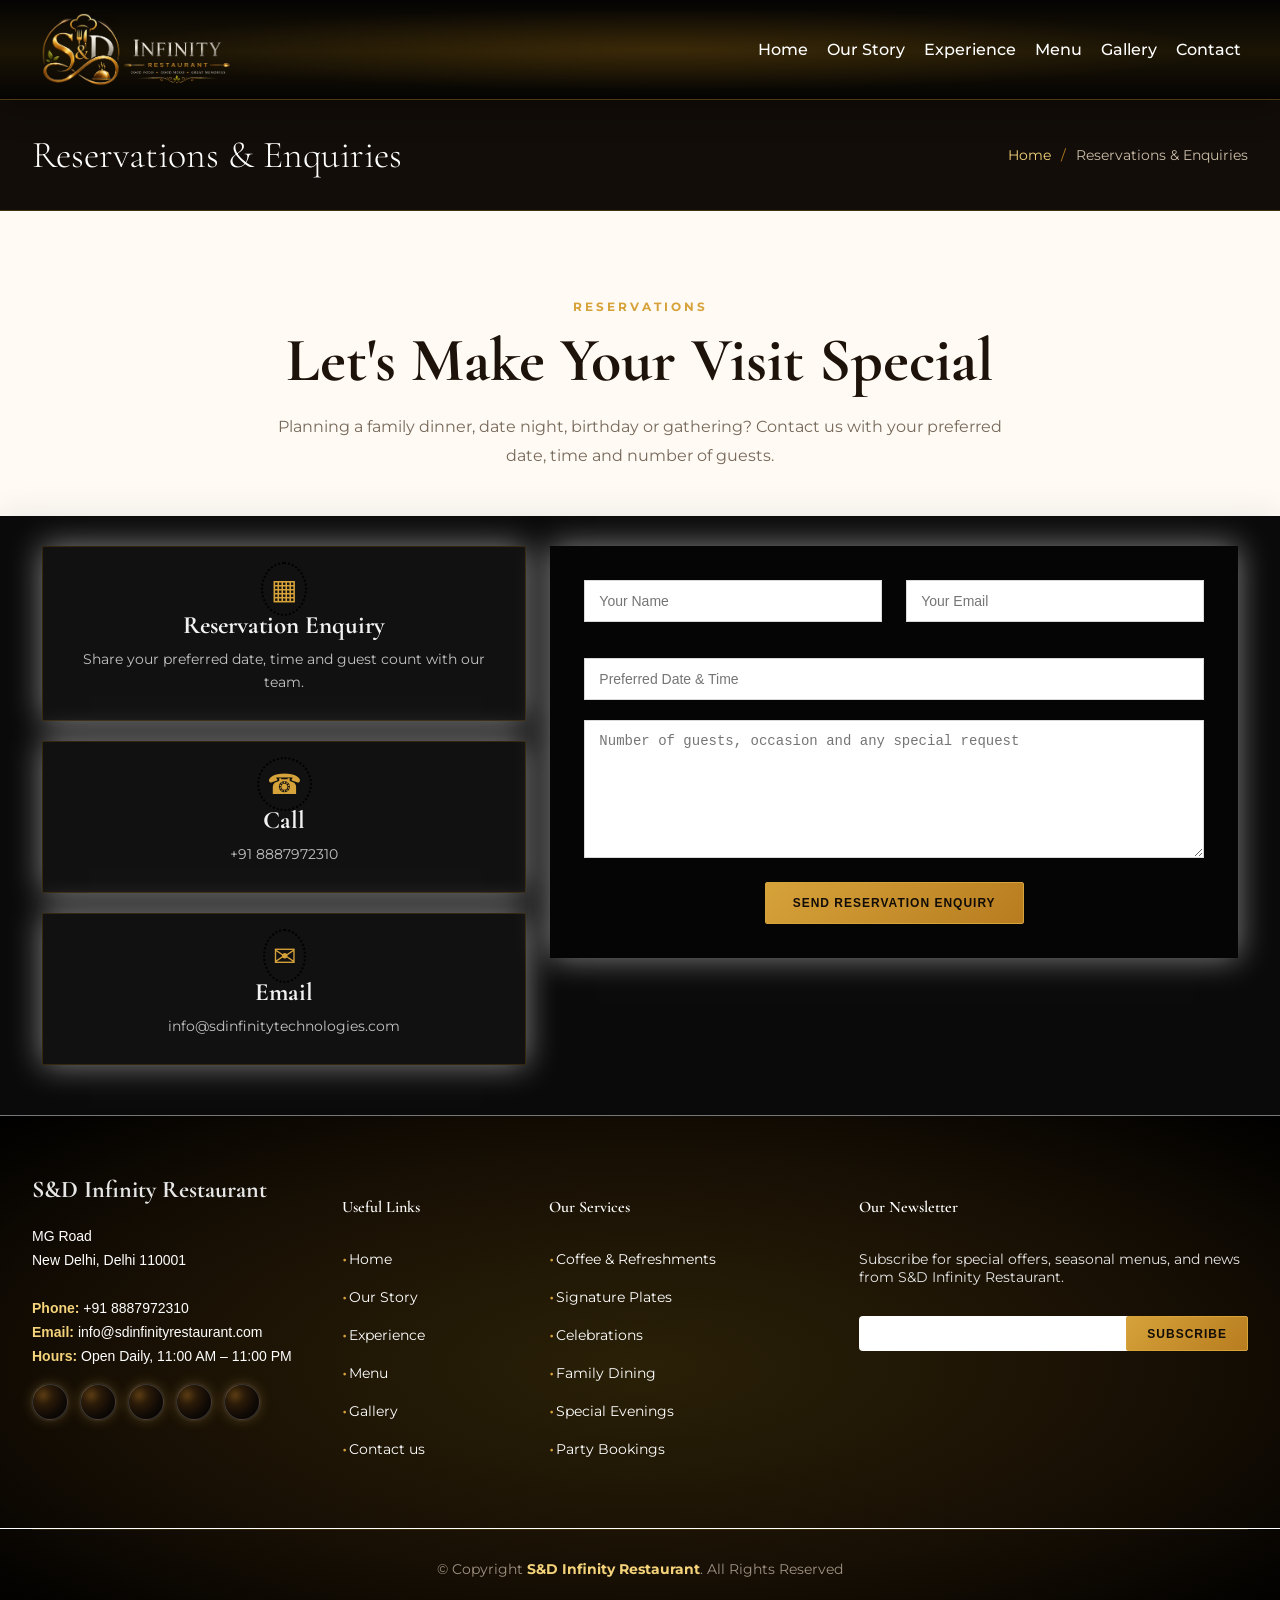
<file: inner-page.html>
<!DOCTYPE html>
<html lang="en">

<head>
    <meta charset="UTF-8">
    <meta name="viewport" content="width=device-width, initial-scale=1.0">
    <title>S&D Infinity Restaurant | Reservations</title>
    <meta name="description" content="S&D Infinity Restaurant — good food, good mood, great memories.">
    <link href="assets/img/S&D-LOGO.png" rel="icon">
    <link
        href="https://fonts.googleapis.com/css2?family=Cormorant+Garamond:wght@500;600;700&family=Montserrat:wght@400;500;600;700&display=swap"
        rel="stylesheet">
    <link href="assets/css/style.css" rel="stylesheet">
</head>

<body>
    <header id="header" class="d-flex align-items-center">
        <div class="container-fluid px-0 d-flex align-items-center">
            <div class="logo me-auto"><a href="index.html"><img src="assets/img/S&D-LOGO-WEB.png"
                        alt="S&D Infinity Restaurant"></a></div>
            <nav id="navbar" class="navbar">
                <ul>
                    <li><a href="index.html">Home</a></li>
                    <li><a href="index.html#about">Our Story</a></li>
                    <li><a href="index.html#services">Experience</a></li>
                    <li><a href="index.html#menu">Menu</a></li>
                    <li><a href="index.html#gallery">Gallery</a></li>
                    <li><a href="index.html#contact">Contact</a></li>
                </ul><i class="bi bi-list mobile-nav-toggle"></i>
            </nav>
        </div>
    </header>
    <main id="main">
        <section class="breadcrumbs">
            <div class="container">
                <div class="d-flex justify-content-between align-items-center">
                    <h2>Reservations & Enquiries</h2>
                    <ol>
                        <li><a href="index.html">Home</a></li>
                        <li>Reservations & Enquiries</li>
                    </ol>
                </div>
            </div>
        </section>
        <section class="page-intro">
            <div class="container"><span class="section-kicker">RESERVATIONS</span>
                <h1>Let's Make Your Visit Special</h1>
                <p>Planning a family dinner, date night, birthday or gathering? Contact us with your preferred date,
                    time and number of guests.</p>
            </div>
        </section>
        <section class="contact">
            <div class="container">
                <div class="row">
                    <div class="col-lg-5">
                        <div class="info-box"><i class="bi bi-calendar-heart"></i>
                            <h3>Reservation Enquiry</h3>
                            <p>Share your preferred date, time and guest count with our team.</p>
                        </div>
                        <div class="info-box"><i class="bi bi-phone"></i>
                            <h3>Call</h3>
                            <p>+91 8887972310</p>
                        </div>
                        <div class="info-box"><i class="bi bi-envelope"></i>
                            <h3>Email</h3>
                            <p>info@sdinfinitytechnologies.com</p>
                        </div>
                    </div>
                    <div class="col-lg-7">
                        <form class="enquiry-form">
                            <div class="row">
                                <div class="col-md-6 form-group"><input type="text" name="name" class="form-control"
                                        placeholder="Your Name" required></div>
                                <div class="col-md-6 form-group mt-3 mt-md-0"><input type="email" name="email"
                                        class="form-control" placeholder="Your Email" required></div>
                            </div>
                            <div class="form-group mt-3"><input type="text" name="subject" class="form-control"
                                    placeholder="Preferred Date & Time" required></div>
                            <div class="form-group mt-3"><textarea name="message" class="form-control" rows="7"
                                    placeholder="Number of guests, occasion and any special request"></textarea></div>
                            <div class="text-center mt-4"><button type="submit">Send Reservation Enquiry</button></div>
                        </form>
                    </div>
                </div>
            </div>
        </section>
    </main>
     <!-- ======= Footer ======= -->
  <footer id="footer">
    <div class="footer-top">
      <div class="container">
        <div class="row">

          <div class="col-lg-3 col-md-6 footer-info">
            <h3>S&D Infinity Restaurant</h3>
            <p>
              MG Road <br>
              New Delhi, Delhi 110001<br><br>
              <strong>Phone:</strong> +91 8887972310<br>
              <strong>Email:</strong> info@sdinfinityrestaurant.com<br>
              <strong>Hours:</strong> Open Daily, 11:00 AM – 11:00 PM<br>
            </p>
            <!-- <div class="social-links mt-3">
              <a href="#" class="twitter"><i class="bx bxl-twitter"></i></a>
              <a href="#" class="facebook"><i class="bx bxl-facebook"></i></a>
              <a href="#" class="instagram"><i class="bx bxl-instagram"></i></a>
              <a href="#" class="google-plus"><i class="bx bxl-skype"></i></a>
              <a href="#" class="linkedin"><i class="bx bxl-linkedin"></i></a>
            </div> -->
            <div class="social-links mt-3">
              <a href="#" class="twitter"><i class="bx bxl-twitter"></i></a>
              <a href="#" class="facebook"><i class="bx bxl-facebook"></i></a>
              <a href="#" class="instagram"><i class="bx bxl-instagram"></i></a>
              <a href="#" class="google-plus"><i class="bx bxl-skype"></i></a>
              <a href="#" class="linkedin"><i class="bx bxl-linkedin"></i></a>
            </div>
          </div>

          <div class="col-lg-2 col-md-6 footer-links">
            <h4>Useful Links</h4>
            <ul>
              <li><i class="bi-dot"></i> <a href="#hero">Home</a></li>
              <li><i class="bi-dot"></i> <a href="#about">Our Story</a></li>
              <li><i class="bi-dot"></i> <a href="#services">Experience</a></li>
              <li><i class="bi-dot"></i> <a href="#menu">Menu</a></li>
              <li><i class="bi-dot"></i> <a href="#gallery">Gallery</a></li>
              <li><i class="bi-dot"></i> <a href="#contact">Contact us</a></li>
            </ul>
          </div>

          <div class="col-lg-3 col-md-6 footer-links">
            <h4>Our Services</h4>
            <ul>
              <li><i class="bi-dot"></i> <a href="product.html">Coffee & Refreshments</a></li>
              <li><i class="bi-dot"></i> <a href="product.html">Signature Plates</a></li>
              <li><i class="bi-dot"></i> <a href="product.html">Celebrations</a></li>
              <li><i class="bi-dot"></i> <a href="product.html">Family Dining</a></li>
              <li><i class="bi-dot"></i> <a href="product.html">Special Evenings</a></li>
              <li><i class="bi-dot"></i> <a href="product.html">Party Bookings</a></li>
            </ul>
          </div>

          <div class="col-lg-4 col-md-6 footer-newsletter">
            <h4>Our Newsletter</h4>
            <p>Subscribe for special offers, seasonal menus, and news from S&D Infinity Restaurant.</p>
            <form action="" method="post">
              <input type="email" name="email"><input type="submit" value="Subscribe">
            </form>
          </div>
        </div>
      </div>
    </div>

    <div class="container">
      <div class="copyright">
        &copy; Copyright <strong><span>S&D Infinity Restaurant</span></strong>. All Rights Reserved
      </div>
      <div class="credits">
        <!-- All the links in the footer should remain intact. -->
        <!-- You can delete the links only if you purchased the pro version. -->
        <!-- Licensing information: https://bootstrapmade.com/license/ -->
        <!-- Purchase the pro version with working PHP/AJAX contact form: https://bootstrapmade.com/mamba-one-page-bootstrap-template-free/ -->
        <!-- Designed by <a href="https://bootstrapmade.com/">Sachin Kamal</a> -->
      </div>
    </div>
  </footer><!-- End Footer -->
    <a href="#" class="back-to-top d-flex align-items-center justify-content-center"><i
            class="bi bi-arrow-up-short"></i></a>
    <script src="assets/js/main.js"></script>
</body>

</html>
</file>
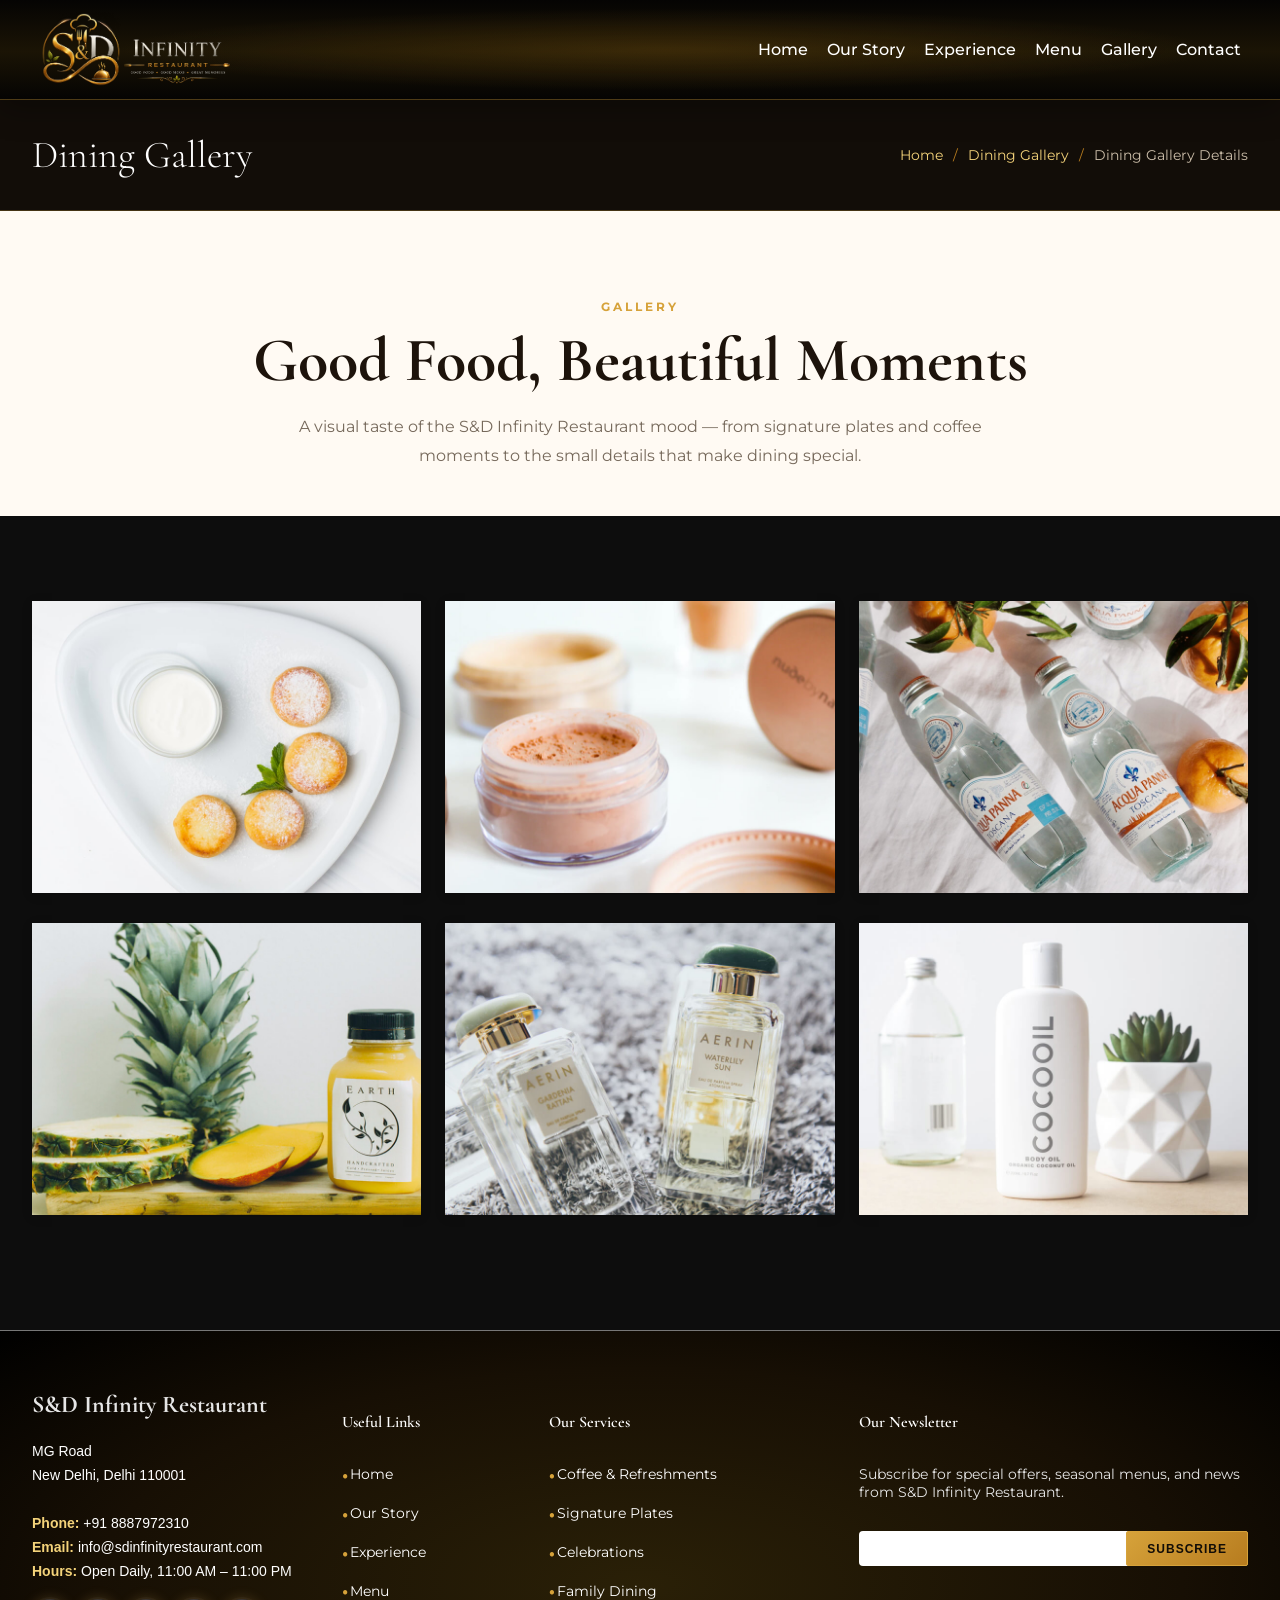
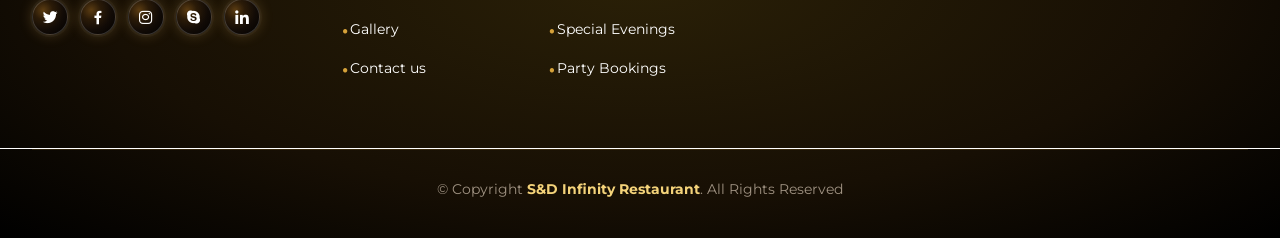
<file: portfolio-details.html>
<!DOCTYPE html>
<html lang="en">

<head>
    <meta charset="UTF-8">
    <meta name="viewport" content="width=device-width, initial-scale=1.0">
    <title>S&D Infinity Restaurant | Gallery</title>
    <meta name="description" content="S&D Infinity Restaurant — good food, good mood, great memories.">
    <link href="assets/img/S&D-LOGO.png" rel="icon">
    <link
        href="https://fonts.googleapis.com/css2?family=Cormorant+Garamond:wght@500;600;700&family=Montserrat:wght@400;500;600;700&display=swap"
        rel="stylesheet">
    <link href="assets/vendor/bootstrap-icons/bootstrap-icons.css" rel="stylesheet">
    <link href="assets/vendor/boxicons/css/boxicons.min.css" rel="stylesheet">
    <link href="assets/css/style.css" rel="stylesheet">
</head>

<body>
    <header id="header" class="d-flex align-items-center">
        <div class="container-fluid px-0 d-flex align-items-center">
            <div class="logo me-auto"><a href="index.html"><img src="assets/img/S&D-LOGO-WEB.png"
                        alt="S&D Infinity Restaurant"></a></div>
            <nav id="navbar" class="navbar">
                <ul>
                    <li><a href="index.html">Home</a></li>
                    <li><a href="index.html#about">Our Story</a></li>
                    <li><a href="index.html#services">Experience</a></li>
                    <li><a href="index.html#menu">Menu</a></li>
                    <li><a href="index.html#gallery">Gallery</a></li>
                    <li><a href="index.html#contact">Contact</a></li>
                </ul><i class="bi bi-list mobile-nav-toggle"></i>
            </nav>
        </div>
    </header>
    <main id="main">
        <section class="breadcrumbs">
            <div class="container">
                <div class="d-flex justify-content-between align-items-center">
                    <h2>Dining Gallery</h2>
                    <ol>
                        <li><a href="index.html">Home</a></li>
                        <li><a href="index.html#gallery">Dining Gallery</a></li>
                        <li>Dining Gallery Details</li>
                    </ol>
                </div>
            </div>
        </section>
        <section class="page-intro">
            <div class="container"><span class="section-kicker">GALLERY</span>
                <h1>Good Food, Beautiful Moments</h1>
                <p>A visual taste of the S&D Infinity Restaurant mood — from signature plates and coffee moments to the
                    small details that make dining special.</p>
            </div>
        </section>
        <section class="portfolio">
            <div class="container">
                <div class="row portfolio-container">
                    <div class="col-lg-4 col-md-6 portfolio-item">
                        <div class="portfolio-wrap"><img src="assets/img/portfolio/portfolio-9.jpg" class="img-fluid"
                                alt="Signature dish">
                            <div class="portfolio-info">
                                <h4>Signature Dish</h4>
                                <p>From Our Kitchen</p>
                            </div>
                        </div>
                    </div>
                    <div class="col-lg-4 col-md-6 portfolio-item">
                        <div class="portfolio-wrap"><img src="assets/img/portfolio/portfolio-details-3.jpg"
                                class="img-fluid" alt="Coffee and dessert">
                            <div class="portfolio-info">
                                <h4>Coffee Moment</h4>
                                <p>Coffee & Desserts</p>
                            </div>
                        </div>
                    </div>
                    <div class="col-lg-4 col-md-6 portfolio-item">
                        <div class="portfolio-wrap"><img src="assets/img/portfolio/portfolio-7.jpg" class="img-fluid"
                                alt="Refreshing beverages">
                            <div class="portfolio-info">
                                <h4>Refreshing Sips</h4>
                                <p>Beverages</p>
                            </div>
                        </div>
                    </div>
                    <div class="col-lg-4 col-md-6 portfolio-item">
                        <div class="portfolio-wrap"><img src="assets/img/portfolio/portfolio-details-1.jpg"
                                class="img-fluid" alt="Fresh ingredients">
                            <div class="portfolio-info">
                                <h4>Fresh Ingredients</h4>
                                <p>Quality First</p>
                            </div>
                        </div>
                    </div>
                    <div class="col-lg-4 col-md-6 portfolio-item">
                        <div class="portfolio-wrap"><img src="assets/img/portfolio/portfolio-5.jpg" class="img-fluid"
                                alt="Dining details">
                            <div class="portfolio-info">
                                <h4>Little Details</h4>
                                <p>Made with Care</p>
                            </div>
                        </div>
                    </div>
                    <div class="col-lg-4 col-md-6 portfolio-item">
                        <div class="portfolio-wrap"><img src="assets/img/portfolio/portfolio-6.jpg" class="img-fluid"
                                alt="Table details">
                            <div class="portfolio-info">
                                <h4>Table Details</h4>
                                <p>Good Mood</p>
                            </div>
                        </div>
                    </div>
                </div>
            </div>
        </section>
    </main>
    <!-- ======= Footer ======= -->
  <footer id="footer">
    <div class="footer-top">
      <div class="container">
        <div class="row">

          <div class="col-lg-3 col-md-6 footer-info">
            <h3>S&D Infinity Restaurant</h3>
            <p>
              MG Road <br>
              New Delhi, Delhi 110001<br><br>
              <strong>Phone:</strong> +91 8887972310<br>
              <strong>Email:</strong> info@sdinfinityrestaurant.com<br>
              <strong>Hours:</strong> Open Daily, 11:00 AM – 11:00 PM<br>
            </p>
            <!-- <div class="social-links mt-3">
              <a href="#" class="twitter"><i class="bx bxl-twitter"></i></a>
              <a href="#" class="facebook"><i class="bx bxl-facebook"></i></a>
              <a href="#" class="instagram"><i class="bx bxl-instagram"></i></a>
              <a href="#" class="google-plus"><i class="bx bxl-skype"></i></a>
              <a href="#" class="linkedin"><i class="bx bxl-linkedin"></i></a>
            </div> -->
            <div class="social-links mt-3">
              <a href="#" class="twitter"><i class="bx bxl-twitter"></i></a>
              <a href="#" class="facebook"><i class="bx bxl-facebook"></i></a>
              <a href="#" class="instagram"><i class="bx bxl-instagram"></i></a>
              <a href="#" class="google-plus"><i class="bx bxl-skype"></i></a>
              <a href="#" class="linkedin"><i class="bx bxl-linkedin"></i></a>
            </div>
          </div>

          <div class="col-lg-2 col-md-6 footer-links">
            <h4>Useful Links</h4>
            <ul>
              <li><i class="bi-dot"></i> <a href="#hero">Home</a></li>
              <li><i class="bi-dot"></i> <a href="index.html#about">Our Story</a></li>
              <li><i class="bi-dot"></i> <a href="index.html#services">Experience</a></li>
              <li><i class="bi-dot"></i> <a href="index.html#menu">Menu</a></li>
              <li><i class="bi-dot"></i> <a href="index.html#gallery">Gallery</a></li>
              <li><i class="bi-dot"></i> <a href="index.html#contact">Contact us</a></li>
            </ul>
          </div>

          <div class="col-lg-3 col-md-6 footer-links">
            <h4>Our Services</h4>
            <ul>
              <li><i class="bi-dot"></i> <a href="product.html">Coffee & Refreshments</a></li>
              <li><i class="bi-dot"></i> <a href="product.html">Signature Plates</a></li>
              <li><i class="bi-dot"></i> <a href="product.html">Celebrations</a></li>
              <li><i class="bi-dot"></i> <a href="product.html">Family Dining</a></li>
              <li><i class="bi-dot"></i> <a href="product.html">Special Evenings</a></li>
              <li><i class="bi-dot"></i> <a href="product.html">Party Bookings</a></li>
            </ul>
          </div>

          <div class="col-lg-4 col-md-6 footer-newsletter">
            <h4>Our Newsletter</h4>
            <p>Subscribe for special offers, seasonal menus, and news from S&D Infinity Restaurant.</p>
            <form action="" method="post">
              <input type="email" name="email"><input type="submit" value="Subscribe">
            </form>
          </div>
        </div>
      </div>
    </div>

    <div class="container">
      <div class="copyright">
        &copy; Copyright <strong><span>S&D Infinity Restaurant</span></strong>. All Rights Reserved
      </div>
      <div class="credits">
        <!-- All the links in the footer should remain intact. -->
        <!-- You can delete the links only if you purchased the pro version. -->
        <!-- Licensing information: https://bootstrapmade.com/license/ -->
        <!-- Purchase the pro version with working PHP/AJAX contact form: https://bootstrapmade.com/mamba-one-page-bootstrap-template-free/ -->
        <!-- Designed by <a href="https://bootstrapmade.com/">Sachin Kamal</a> -->
      </div>
    </div>
  </footer><!-- End Footer -->
    <a href="#" class="back-to-top d-flex align-items-center justify-content-center"><i
            class="bi bi-arrow-up-short"></i></a>
    <script src="assets/js/main.js"></script>
</body>

</html>
</file>
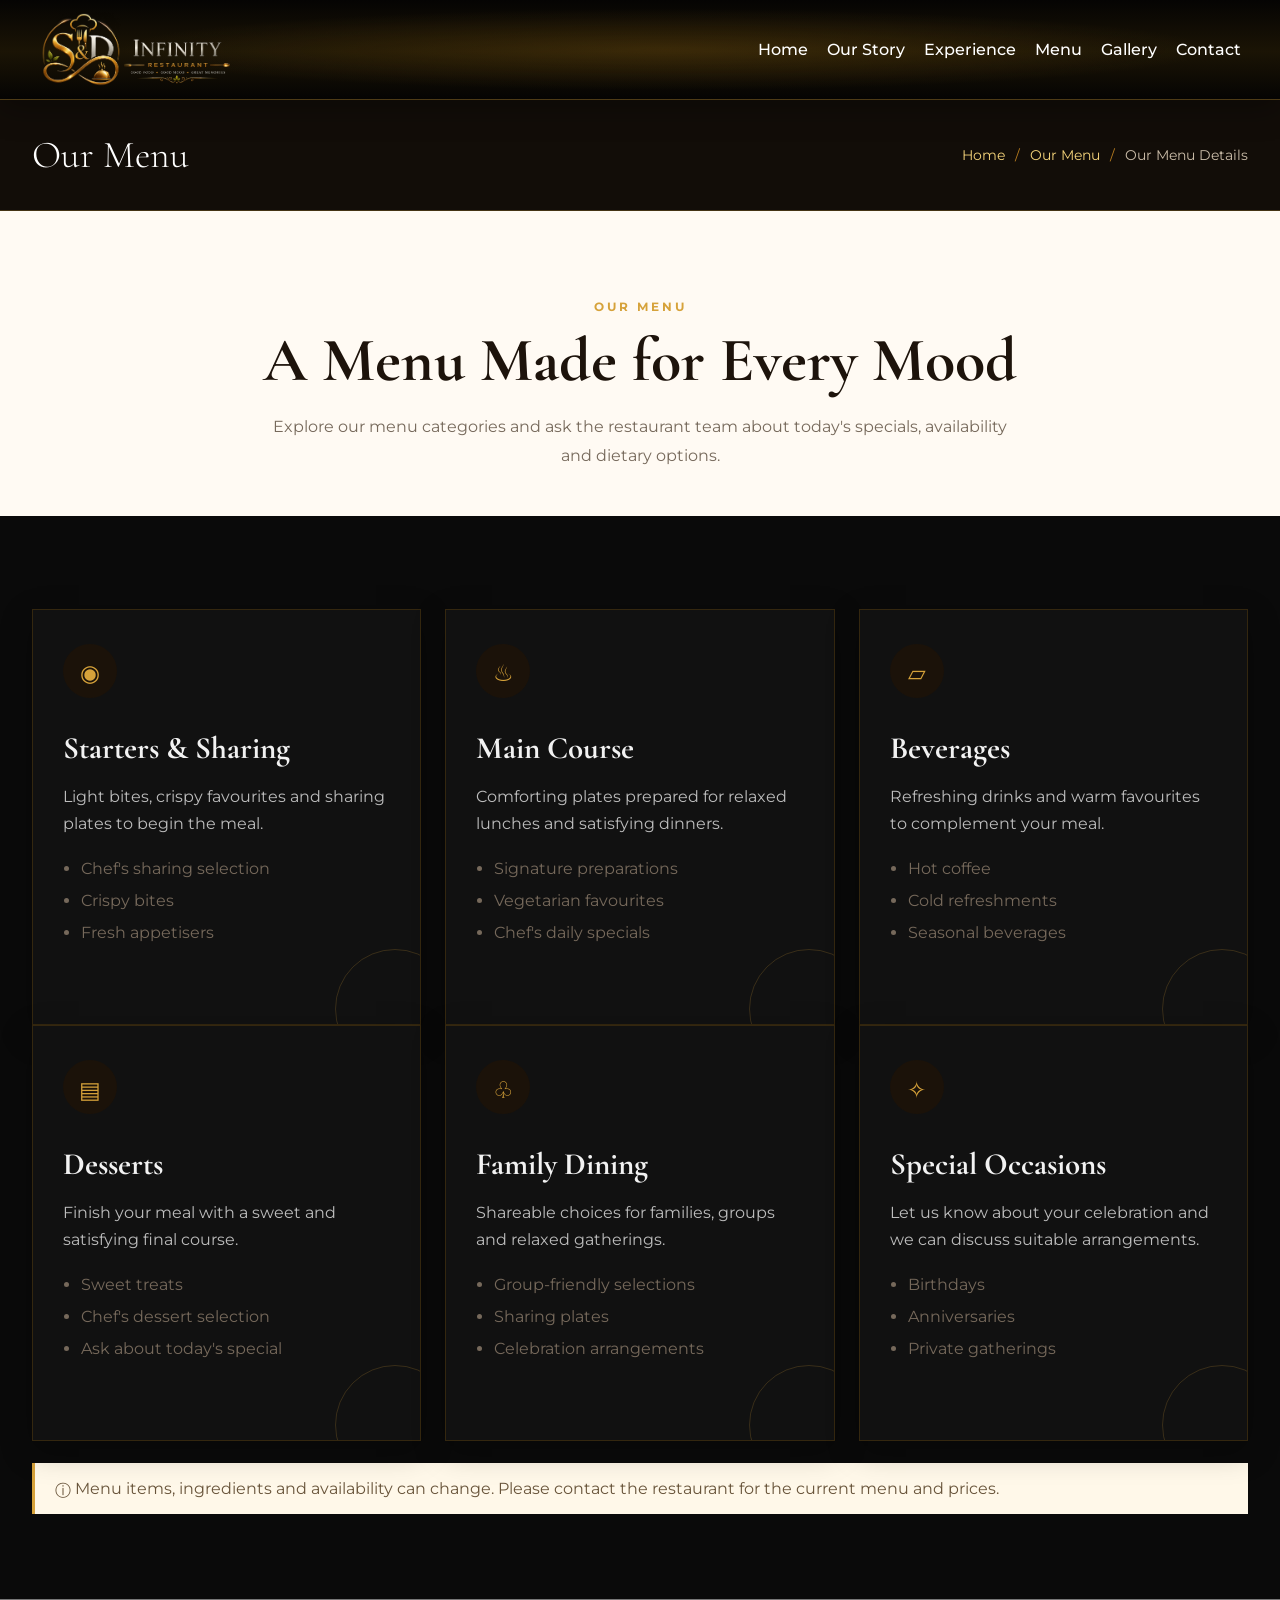
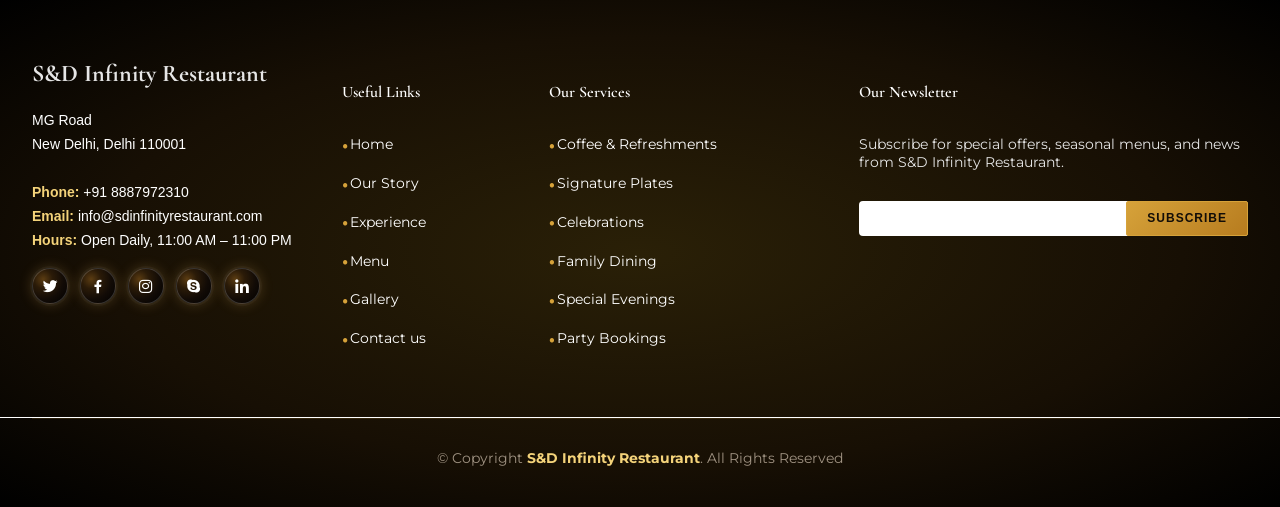
<file: product.html>
<!DOCTYPE html>
<html lang="en">

<head>
    <meta charset="UTF-8">
    <meta name="viewport" content="width=device-width, initial-scale=1.0">
    <title>S&D Infinity Restaurant | Menu</title>
    <meta name="description" content="S&D Infinity Restaurant — good food, good mood, great memories.">
    <link href="assets/img/S&D-LOGO.png" rel="icon">
    <link
        href="https://fonts.googleapis.com/css2?family=Cormorant+Garamond:wght@500;600;700&family=Montserrat:wght@400;500;600;700&display=swap"
        rel="stylesheet">
    <link href="assets/vendor/bootstrap-icons/bootstrap-icons.css" rel="stylesheet">
    <link href="assets/vendor/boxicons/css/boxicons.min.css" rel="stylesheet">
    <link href="assets/css/style.css" rel="stylesheet">
</head>

<body>
    <header id="header" class="d-flex align-items-center">
        <div class="container-fluid px-0 d-flex align-items-center">
            <div class="logo me-auto"><a href="index.html"><img src="assets/img/S&D-LOGO-WEB.png"
                        alt="S&D Infinity Restaurant"></a></div>
            <nav id="navbar" class="navbar">
                <ul>
                    <li><a href="index.html">Home</a></li>
                    <li><a href="index.html#about">Our Story</a></li>
                    <li><a href="index.html#services">Experience</a></li>
                    <li><a href="index.html#menu">Menu</a></li>
                    <li><a href="index.html#gallery">Gallery</a></li>
                    <li><a href="index.html#contact">Contact</a></li>
                </ul><i class="bi bi-list mobile-nav-toggle"></i>
            </nav>
        </div>
    </header>
    <main id="main">
        <section class="breadcrumbs">
            <div class="container">
                <div class="d-flex justify-content-between align-items-center">
                    <h2>Our Menu</h2>
                    <ol>
                        <li><a href="index.html">Home</a></li>
                        <li><a href="index.html#services">Our Menu</a></li>
                        <li>Our Menu Details</li>
                    </ol>
                </div>
            </div>
        </section>
        <section class="page-intro">
            <div class="container"><span class="section-kicker">OUR MENU</span>
                <h1>A Menu Made for Every Mood</h1>
                <p>Explore our menu categories and ask the restaurant team about today's specials, availability and
                    dietary options.</p>
            </div>
        </section>
        <section class="menu-section">
            <div class="container">
                <div class="row menu-grid">
                    <div class="col-lg-4 col-md-6">
                        <article class="menu-card">
                            <div class="menu-icon"><i class="bi bi-egg-fried"></i></div>
                            <h3>Starters & Sharing</h3>
                            <p>Light bites, crispy favourites and sharing plates to begin the meal.</p>
                            <ul>
                                <li>Chef's sharing selection</li>
                                <li>Crispy bites</li>
                                <li>Fresh appetisers</li>
                            </ul>
                        </article>
                    </div>
                    <div class="col-lg-4 col-md-6">
                        <article class="menu-card">
                            <div class="menu-icon"><i class="bi bi-fire"></i></div>
                            <h3>Main Course</h3>
                            <p>Comforting plates prepared for relaxed lunches and satisfying dinners.</p>
                            <ul>
                                <li>Signature preparations</li>
                                <li>Vegetarian favourites</li>
                                <li>Chef's daily specials</li>
                            </ul>
                        </article>
                    </div>
                    <div class="col-lg-4 col-md-6">
                        <article class="menu-card">
                            <div class="menu-icon"><i class="bi bi-cup-straw"></i></div>
                            <h3>Beverages</h3>
                            <p>Refreshing drinks and warm favourites to complement your meal.</p>
                            <ul>
                                <li>Hot coffee</li>
                                <li>Cold refreshments</li>
                                <li>Seasonal beverages</li>
                            </ul>
                        </article>
                    </div>
                    <div class="col-lg-4 col-md-6">
                        <article class="menu-card">
                            <div class="menu-icon"><i class="bi bi-cake2-fill"></i></div>
                            <h3>Desserts</h3>
                            <p>Finish your meal with a sweet and satisfying final course.</p>
                            <ul>
                                <li>Sweet treats</li>
                                <li>Chef's dessert selection</li>
                                <li>Ask about today's special</li>
                            </ul>
                        </article>
                    </div>
                    <div class="col-lg-4 col-md-6">
                        <article class="menu-card">
                            <div class="menu-icon"><i class="bi bi-people-fill"></i></div>
                            <h3>Family Dining</h3>
                            <p>Shareable choices for families, groups and relaxed gatherings.</p>
                            <ul>
                                <li>Group-friendly selections</li>
                                <li>Sharing plates</li>
                                <li>Celebration arrangements</li>
                            </ul>
                        </article>
                    </div>
                    <div class="col-lg-4 col-md-6">
                        <article class="menu-card">
                            <div class="menu-icon"><i class="bi bi-gift-fill"></i></div>
                            <h3>Special Occasions</h3>
                            <p>Let us know about your celebration and we can discuss suitable arrangements.</p>
                            <ul>
                                <li>Birthdays</li>
                                <li>Anniversaries</li>
                                <li>Private gatherings</li>
                            </ul>
                        </article>
                    </div>
                </div>
                <div class="menu-note"><i class="bi bi-info-circle"></i> Menu items, ingredients and availability can
                    change. Please contact the restaurant for the current menu and prices.</div>
            </div>
        </section>
    </main>
   <!-- ======= Footer ======= -->
  <footer id="footer">
    <div class="footer-top">
      <div class="container">
        <div class="row">

          <div class="col-lg-3 col-md-6 footer-info">
            <h3>S&D Infinity Restaurant</h3>
            <p>
              MG Road <br>
              New Delhi, Delhi 110001<br><br>
              <strong>Phone:</strong> +91 8887972310<br>
              <strong>Email:</strong> info@sdinfinityrestaurant.com<br>
              <strong>Hours:</strong> Open Daily, 11:00 AM – 11:00 PM<br>
            </p>
            <!-- <div class="social-links mt-3">
              <a href="#" class="twitter"><i class="bx bxl-twitter"></i></a>
              <a href="#" class="facebook"><i class="bx bxl-facebook"></i></a>
              <a href="#" class="instagram"><i class="bx bxl-instagram"></i></a>
              <a href="#" class="google-plus"><i class="bx bxl-skype"></i></a>
              <a href="#" class="linkedin"><i class="bx bxl-linkedin"></i></a>
            </div> -->
            <div class="social-links mt-3">
              <a href="#" class="twitter"><i class="bx bxl-twitter"></i></a>
              <a href="#" class="facebook"><i class="bx bxl-facebook"></i></a>
              <a href="#" class="instagram"><i class="bx bxl-instagram"></i></a>
              <a href="#" class="google-plus"><i class="bx bxl-skype"></i></a>
              <a href="#" class="linkedin"><i class="bx bxl-linkedin"></i></a>
            </div>
          </div>

          <div class="col-lg-2 col-md-6 footer-links">
            <h4>Useful Links</h4>
            <ul>
              <li><i class="bi-dot"></i> <a href="index.html#hero">Home</a></li>
              <li><i class="bi-dot"></i> <a href="index.html#about">Our Story</a></li>
              <li><i class="bi-dot"></i> <a href="index.html#services">Experience</a></li>
              <li><i class="bi-dot"></i> <a href="index.html#menu">Menu</a></li>
              <li><i class="bi-dot"></i> <a href="index.html#gallery">Gallery</a></li>
              <li><i class="bi-dot"></i> <a href="index.html#contact">Contact us</a></li>
            </ul>
          </div>

          <div class="col-lg-3 col-md-6 footer-links">
            <h4>Our Services</h4>
            <ul>
              <li><i class="bi-dot"></i> <a href="product.html">Coffee & Refreshments</a></li>
              <li><i class="bi-dot"></i> <a href="product.html">Signature Plates</a></li>
              <li><i class="bi-dot"></i> <a href="product.html">Celebrations</a></li>
              <li><i class="bi-dot"></i> <a href="product.html">Family Dining</a></li>
              <li><i class="bi-dot"></i> <a href="product.html">Special Evenings</a></li>
              <li><i class="bi-dot"></i> <a href="product.html">Party Bookings</a></li>
            </ul>
          </div>

          <div class="col-lg-4 col-md-6 footer-newsletter">
            <h4>Our Newsletter</h4>
            <p>Subscribe for special offers, seasonal menus, and news from S&D Infinity Restaurant.</p>
            <form action="" method="post">
              <input type="email" name="email"><input type="submit" value="Subscribe">
            </form>
          </div>
        </div>
      </div>
    </div>

    <div class="container">
      <div class="copyright">
        &copy; Copyright <strong><span>S&D Infinity Restaurant</span></strong>. All Rights Reserved
      </div>
      <div class="credits">
        <!-- All the links in the footer should remain intact. -->
        <!-- You can delete the links only if you purchased the pro version. -->
        <!-- Licensing information: https://bootstrapmade.com/license/ -->
        <!-- Purchase the pro version with working PHP/AJAX contact form: https://bootstrapmade.com/mamba-one-page-bootstrap-template-free/ -->
        <!-- Designed by <a href="https://bootstrapmade.com/">Sachin Kamal</a> -->
      </div>
    </div>
  </footer><!-- End Footer -->
    <a href="#" class="back-to-top d-flex align-items-center justify-content-center"><i
            class="bi bi-arrow-up-short"></i></a>
    <script src="assets/js/main.js"></script>
</body>

</html>
</file>
<file: assets/css/style.css>
/**
* Website: S&D Infinity Restaurant
* Updated: Sep 18 2023 with Bootstrap v5.3.2
* Template URL: https://bootstrapmade.com/mamba-one-page-bootstrap-template-free/
* Author: BootstrapMade.com
* License: https://bootstrapmade.com/license/
*/

/*--------------------------------------------------------------
# General
--------------------------------------------------------------*/
body {
  font-family: "Open Sans", sans-serif;
  color: #444;
}

a {
  color: #070b12;
  text-decoration: none;
}

a:hover {
  color: #070b12;
  text-decoration: none;
}

h1,
h2,
h3,
h4,
h5,
h6,
.font-primary {
  font-family: "Raleway", sans-serif;
}

*,
*::before,
*::after {
  box-sizing: border-box;
}

body {
  margin: 0;
}

.container,
.container-fluid {
  width: 100%;
  margin-right: auto;
  margin-left: auto;
}

.container-fluid {
  max-width: none;
}

.row {
  display: flex;
  flex-wrap: wrap;
  margin-right: -12px;
  margin-left: -12px;
}

.row > * {
  width: 100%;
  max-width: 100%;
  padding-right: 12px;
  padding-left: 12px;
}

.no-gutters {
  margin-right: 0;
  margin-left: 0;
}

.no-gutters > * {
  padding-right: 0;
  padding-left: 0;
}

.d-flex { display: flex !important; }
.flex-column { flex-direction: column !important; }
.align-items-center { align-items: center !important; }
.align-items-start { align-items: flex-start !important; }
.justify-content-center { justify-content: center !important; }
.justify-content-between { justify-content: space-between !important; }
.text-center { text-align: center !important; }
.img-fluid { max-width: 100%; height: auto; }
.me-auto { margin-right: auto !important; }
.px-0 { padding-right: 0; padding-left: 0; }
.mt-3 { margin-top: 1rem !important; }
.mt-4 { margin-top: 1.5rem !important; }
.py-3 { padding-top: 1rem !important; padding-bottom: 1rem !important; }
.form-group { margin-bottom: 1rem; }
.form-control { display: block; width: 100%; }
[hidden] { display: none !important; }

@media (min-width: 576px) {
  .container { max-width: 540px; }
}

@media (min-width: 768px) {
  .container { max-width: 720px; }
  .col-md-6 { width: 50%; }
  .mt-md-0 { margin-top: 0 !important; }
}

@media (min-width: 992px) {
  .container { max-width: 960px; }
  .col-lg-2 { width: 16.666667%; }
  .col-lg-3 { width: 25%; }
  .col-lg-4 { width: 33.333333%; }
  .col-lg-5 { width: 41.666667%; }
  .col-lg-6 { width: 50%; }
  .col-lg-7 { width: 58.333333%; }
  .mt-lg-0 { margin-top: 0 !important; }
}

@media (min-width: 1200px) {
  .container { max-width: 1240px; }
}

/*--------------------------------------------------------------
# Back to top button
--------------------------------------------------------------*/
.back-to-top {
  position: fixed;
  visibility: hidden;
  opacity: 0;
  right: 15px;
  bottom: 15px;
  z-index: 99999;
  background: radial-gradient(
          #2b3f5d 0%,
          #1b2738 35%,
          #101824 70%,
          #070b12 100%
          );
  width: 40px;
  height: 40px;
  border-radius: 4px;
  box-shadow: 0 4px 15px rgba(255, 255, 255, 0.25);
  transition: all 0.4s;
}

.back-to-top i {
  font-size: 24px;
  color: #fff;
  line-height: 0;
}

.back-to-top:hover {
  background: #629fd3;
  color: #fff;
}

.back-to-top.active {
  visibility: visible;
  opacity: 1;
}

/*--------------------------------------------------------------
# Disable aos animation delay on mobile devices
--------------------------------------------------------------*/
@media screen and (max-width: 768px) {
  [data-aos-delay] {
    transition-delay: 0 !important;
  }
}

/*--------------------------------------------------------------
# Top Bar
--------------------------------------------------------------*/
#topbar {
  background: #fff;
  border-bottom: 1px solid #eee;
  font-size: 15px;
  height: 40px;
  padding: 0;
}

#topbar .contact-info a {
  line-height: 0;
  color: #444;
  transition: 0.3s;
}

#topbar .contact-info a:hover {
  color: #2b3f5d;
}

#topbar .contact-info i {
  color: #070b12;
  line-height: 0;
  margin-right: 5px;
}

#topbar .contact-info .phone-icon {
  margin-left: 15px;
}

#topbar .social-links a {
  color: #070b12;
  padding: 4px 12px;
  display: inline-block;
  line-height: 1px;
  transition: 0.3s;
}

#topbar .social-links a:hover {
  color: #2b3f5d;
}

/*--------------------------------------------------------------
# Header
--------------------------------------------------------------*/
#header {
  height: 100px;
  /* background: #fff; */
  z-index: 997;
  box-shadow: 0px 5px 15px 0px rgba(0, 0, 0, 0.06);
  background:
      radial-gradient(
          #2b3f5d 0%,
          #1b2738 35%,
          #101824 70%,
          #070b12 100%
          );
}


.container {
    width: 100%;
    padding-right: 12px;
    padding-left: 12px;
    margin-right: auto;
    margin-left: auto;
}


.px-0 {
    padding-right: 20px !important;
    padding-left: 20px !important;
}


#header .logo h1 {
  font-size: 28px;
  margin: 0;
  padding: 10px 0;
  line-height: 1;
  font-weight: 400;
  letter-spacing: 3px;
  text-transform: uppercase;
}

#header .logo h1 a,
#header .logo h1 a:hover {
  color: #fff;
  text-decoration: none;
}

#header .logo img {
  padding: 0;
  margin: 0;
  max-height: 90px;
}

/* .scrolled-offset {
  margin-top: 200px;
} */

/*--------------------------------------------------------------
# Navigation Menu. sachin
--------------------------------------------------------------*/
/**
* Desktop Navigation 
*/
.navbar {
  padding: 0;
}

.navbar ul {
  margin: 0;
  padding: 0;
  display: flex;
  list-style: none;
  align-items: center;
}

.navbar li {
  position: relative;
  width: 100%;
}

.navbar a,
.navbar a:focus {
  display: flex;
  align-items: center;
  justify-content: space-between;
  padding: 10px 0 10px 30px;
  font-family: "Open Sans", sans-serif;
  font-size: 15px;
  color: #fff;
  white-space: nowrap;
  transition: 0.3s;
}



.navbar a:hover,
.navbar .active,
.navbar .active:focus,
.navbar li:hover > a {
    color: #fff;
    font-weight: bold;
    font-size: 20px;
}

.navbar a:hover,
.navbar .active,
.navbar .active:focus,
.navbar li:hover>a {
  color: #fff;
}

.navbar .dropdown ul {
  display: block;
  position: absolute;
  left: 14px;
  top: 100%;
  margin: 0;
  padding: 10px 0;
  z-index: 99;
  opacity: 0;
  visibility: hidden;
  background: #fff;
  box-shadow: 0px 0px 30px rgba(127, 137, 161, 0.25);
  transition: 0.3s;
}

.navbar .dropdown ul li {
  min-width: 200px;
}

.navbar .dropdown ul a {
  padding: 10px 20px;
  text-transform: none;
}

.navbar .dropdown ul a i {
  font-size: 12px;
}

.navbar .dropdown ul a:hover,
.navbar .dropdown ul .active:hover,
.navbar .dropdown ul li:hover>a {
  color: #070b12;
}

.navbar .dropdown:hover>ul {
  opacity: 1;
  visibility: visible;
}

.navbar .dropdown .dropdown ul {
  top: 0;
  left: calc(100% - 30px);
  visibility: hidden;
} 

.navbar .dropdown .dropdown:hover>ul {
  opacity: 1;
  top: 0;
  left: 100%;
  visibility: visible;
}

@media (max-width: 1366px) {
  .navbar .dropdown .dropdown ul {
    left: -90%;
  }

  .navbar .dropdown .dropdown:hover>ul {
    left: -100%;
  }
}

@media (min-width: 992px) {
.navbar a {
  position: relative;
  display: inline-block;
  text-decoration: none;
}

/* Underline only for active link */
.navbar .active::after {
  content: "";
  position: absolute;
  left: 30px;       /* Adjust based on your padding */
  right: 0;
  bottom: 5px;
  height: 3px;
  background: #fff;
  border-radius: 2px;
}
} 

/**
* Mobile Navigation 
*/
.mobile-nav-toggle {
  color: #fff;
  font-size: 24px;
  cursor: pointer;
  display: none;
  align-items: center;
  justify-content: center;
  width: 44px;
  height: 44px;
  border-radius: 50%;
  background: rgba(255, 255, 255, 0.16);
  line-height: 0;
  transition: 0.3s;
}

.mobile-nav-toggle.bi-x {
  color: #fff;
  background: rgba(255, 255, 255, 0.2);
}

@media (max-width: 991px) {
  .mobile-nav-toggle {
    display: flex;
  }

  .navbar ul {
    display: none;
  }
}

body.mobile-nav-active {
  overflow: hidden;
}

.navbar-mobile {
  position: fixed;
  overflow: hidden;
  top: 0;
  right: 0;
  width: min(86vw, 320px);
  height: 100vh;
  background: linear-gradient(180deg, #1b2738 0%, #101824 100%);
  box-shadow: -12px 0 35px rgba(0, 0, 0, 0.35);
  transform: translateX(100%);
  opacity: 0;
  visibility: hidden;
  transition: 0.35s ease;
  z-index: 998;
  border-top-left-radius: 24px;
  border-bottom-left-radius: 24px;
}

body.mobile-nav-active .navbar-mobile {
  transform: translateX(0);
  opacity: 1;
  visibility: visible;
}

.navbar-mobile .mobile-nav-toggle {
  position: absolute;
  top: 18px;
  right: 18px;
}

.navbar-mobile ul {
  width: 100%;
  align-items: start;
  display: flex;
  flex-direction: column;
  gap: 8px;
  position: absolute;
  top: 72px;
  /* right: 12px; */
  /* bottom: 12px; */
  /* left: 12px; */
  padding: 10px;
  background: transparent;
  overflow-y: auto;
  transition: 0.3s;
}

.navbar-mobile a,
.navbar-mobile a:focus {
  padding: 14px 16px;
  font-size: 15px;
  color: #fff;
  border-radius: 14px;
  background: rgba(255, 255, 255, 0.08);
  box-shadow: inset 0 1px 0 rgba(255, 255, 255, 0.08);
}

.navbar-mobile a:hover,
.navbar-mobile .active,
.navbar-mobile li:hover>a {
  color: #fff;
  background: rgba(255, 255, 255, 0.16);
}

.navbar-mobile .getstarted,
.navbar-mobile .getstarted:focus {
  margin: 8px 0 0;
}

.navbar-mobile .dropdown ul {
  position: static;
  display: none;
  margin: 6px 0 0;
  padding: 8px;
  z-index: 99;
  opacity: 1;
  visibility: visible;
  background: rgba(255, 255, 255, 0.08);
  box-shadow: none;
  border-radius: 12px;
}

.navbar-mobile .dropdown ul li {
  min-width: 100%;
}

.navbar-mobile .dropdown ul a {
  padding: 10px 12px;
  background: transparent;
}

.navbar-mobile .dropdown ul a i {
  font-size: 12px;
}

.navbar-mobile .dropdown ul a:hover,
.navbar-mobile .dropdown ul .active:hover,
.navbar-mobile .dropdown ul li:hover>a {
  color: #fff;
  background: rgba(255, 255, 255, 0.12);
}

.navbar-mobile .dropdown>.dropdown-active {
  display: block;
}

/*--------------------------------------------------------------
# Hero Section
--------------------------------------------------------------*/
#hero {
  width: 100%;
  height: calc(100vh - 110px);
  padding: 0;
  overflow: hidden;
  background: #000;
}

#hero .carousel-item {
  width: 100%;
  height: calc(100vh - 110px);
  background-size: cover;
  background-position: top right;
  background-repeat: no-repeat;
  overflow: hidden;
}

#hero .carousel-item::before {
  content: "";
  background-color: rgba(13, 30, 45, 0.6);
  position: absolute;
  height: 100%;
  width: 100%;
  top: 0;
  right: 0;
  left: 0;
  bottom: 0;
  overflow: hidden;
}

#hero .carousel-container {
  display: flex;
  justify-content: center;
  align-items: center;
  position: absolute;
  bottom: 0;
  top: 0;
  left: 0;
  right: 0;
  overflow: hidden;
}

#hero .carousel-content {
  text-align: left;
}

/* @media (max-width: 992px) {

  #hero,
  #hero .carousel-item {
    height: calc(100vh - 70px);
  }

  #hero .carousel-content.container {
    padding: 0 50px;
  }
} */

#hero h2 {
  color: #fff;
  margin-bottom: 30px;
  font-size: 48px;
  font-weight: 900;
}

#hero p {
  width: 80%;
  animation-delay: 0.4s;
  color: #fff;
}

#hero .carousel-inner .carousel-item {
  transition-property: opacity;
  background-position: center top;
}

#hero .carousel-inner .carousel-item,
#hero .carousel-inner .active.carousel-item-start,
#hero .carousel-inner .active.carousel-item-end {
  opacity: 0;
}

#hero .carousel-inner .active,
#hero .carousel-inner .carousel-item-next.carousel-item-start,
#hero .carousel-inner .carousel-item-prev.carousel-item-end {
  opacity: 1;
  transition: 0.5s;
}

#hero .carousel-inner .carousel-item-next,
#hero .carousel-inner .carousel-item-prev,
#hero .carousel-inner .active.carousel-item-start,
#hero .carousel-inner .active.carousel-item-end {
  left: 0;
  transform: translate3d(0, 0, 0);
}

#hero .carousel-control-prev,
#hero .carousel-control-next {
  width: 10%;
}

#hero .carousel-control-next-icon,
#hero .carousel-control-prev-icon {
  background: none;
  font-size: 48px;
  line-height: 1;
  width: auto;
  height: auto;
}

#hero .carousel-indicators li {
  list-style-type: none;
  cursor: pointer;
}

#hero .btn-get-started {
  font-family: "Raleway", sans-serif;
  font-weight: 500;
  font-size: 14px;
  letter-spacing: 1px;
  display: inline-block;
  padding: 12px 32px;
  border-radius: 5px;
  transition: 0.5s;
  line-height: 1;
  margin: 10px;
  color: #fff;
  animation-delay: 0.8s;
  border: 0;
  background: radial-gradient(circle at center,
          #2b3f5d 0%,
          #1b2738 35%,
          #101824 70%,
          #070b12 100%
          );
}

#hero .btn-get-started:hover {
  background: radial-gradient(circle at center,
          #2b3f5d 0%,
          #1b2738 35%,
          #101824 70%,
          #070b12 100%
          );
}

@media only screen and (max-width: 950px) {
  #header .logo img {
        padding: 0;
        margin: 0;
        max-height: 60px;
  }

  #hero h2 {
    font-size: 21px;
    padding-left: 30px; 
    padding-right: 30px;
    width: 100%;
  }

  #hero,
  #hero .carousel-item {
    height: 50vh;
  }

#hero p {
    padding-left: 30px;
    padding-right: 30px;
    font-size: 14px;
    width: 100%;
    animation-delay: 0.4s;
    color: #fff;
}

  #hero .btn-get-started {
    font-family: "Raleway", sans-serif;
    font-weight: 500;
    font-size: 14px;
    letter-spacing: 1px;
    display: inline-block;
    padding: 12px 32px;
    border-radius: 5px;
    transition: 0.5s;
    line-height: 1;
    margin-top: 10px;
    margin-bottom: 10px;
    margin-left: 30px;
    margin-right: 30px;
    color: #fff;
    animation-delay: 0.8s;
    border: 0;
    background: radial-gradient(circle at center, #2b3f5d 0%, #1b2738 35%, #101824 70%, #070b12 100%);
}
}


/* @media (max-height: 500px) {

  #hero,
  #hero .carousel-item {
    height: 120vh;
  }
} */

@media (min-width: 1024px) {
  #hero p {
    width: 50%;
  }

  #hero .carousel-control-prev,
  #hero .carousel-control-next {
    width: 5%;
  }
}

/*--------------------------------------------------------------
# Sections General
--------------------------------------------------------------*/
section {
  padding: 60px 0;
  overflow: hidden;
}

.section-bg {
  background-color: #f5f9fc;
}

.section-title {
  text-align: center;
  padding-bottom: 30px;
}

.section-title h2 {
  font-size: 32px;
  font-weight: 600;
  margin-bottom: 20px;
  padding-bottom: 0;
  color: #070b12;
}

.section-title p {
  margin-bottom: 0;
}

/*--------------------------------------------------------------
# Breadcrumbs
--------------------------------------------------------------*/
.breadcrumbs {
  padding: 10px 0;
  background-color: #f5f9fc;
  min-height: 40px;
  padding-top: 50px;
}

.breadcrumbs h2 {
  font-size: 24px;
  font-weight: 300;
}

.breadcrumbs ol {
  display: flex;
  flex-wrap: wrap;
  list-style: none;
  padding: 0;
  margin: 0;
  font-size: 14px;
}

.breadcrumbs ol li+li {
  padding-left: 10px;
}

.breadcrumbs ol li+li::before {
  display: inline-block;
  padding-right: 10px;
  color: #b77c1f;
  content: "/";
}

@media (max-width: 768px) {
  .breadcrumbs .d-flex {
    display: block !important;
  }

  .breadcrumbs ol {
    display: block;
  }

  .breadcrumbs ol li {
    display: inline-block;
  }
}

/*--------------------------------------------------------------
# About Us
--------------------------------------------------------------*/
.about {
  padding-bottom: 30px;
}

.about .container {
  box-shadow: 0 5px 25px 0 rgba(214, 215, 216, 0.6);
}

.about .video-box img {
  padding: 15px 0;
}

.about .section-title p {
  text-align: left;
  font-style: italic;
  color: #666;
}

.about .about-content {
  padding: 40px;
}

.about .icon-box+.icon-box {
  margin-top: 40px;
}

.about .icon-box .icon {
  float: left;
  display: flex;
  align-items: center;
  justify-content: center;
  width: 72px;
  height: 72px;
  background: #f1f7fb;
  border-radius: 6px;
  transition: 0.5s;
}

.about .icon-box .icon i {
  color: #d6a23a;
  font-size: 32px;
}

.about .icon-box:hover .icon {
  background: #b77c1f;
}

.about .icon-box:hover .icon i {
  color: #fff;
}

.about .icon-box .title {
  margin-left: 95px;
  font-weight: 700;
  margin-bottom: 10px;
  font-size: 18px;
  text-transform: uppercase;
}

.about .icon-box .title a {
  color: #343a40;
  transition: 0.3s;
}

.about .icon-box .title a:hover {
  color: #070b12;
}

.about .icon-box .description {
  margin-left: 95px;
  line-height: 24px;
  font-size: 14px;
}

.about .video-box {
  position: relative;
}

.about .play-btn {
  width: 94px;
  height: 94px;
  background: radial-gradient(#2b3f5d 50%, #2b3f5d91 52%);
  border-radius: 50%;
  display: block;
  position: absolute;
  left: calc(50% - 47px);
  top: calc(50% - 47px);
  overflow: hidden;
}

.about .play-btn::after {
  content: "";
  position: absolute;
  left: 50%;
  top: 50%;
  transform: translateX(-40%) translateY(-50%);
  width: 0;
  height: 0;
  border-top: 10px solid transparent;
  border-bottom: 10px solid transparent;
  border-left: 15px solid #fff;
  z-index: 100;
  transition: all 400ms cubic-bezier(0.55, 0.055, 0.675, 0.19);
}

.about .play-btn::before {
  content: "";
  position: absolute;
  width: 120px;
  height: 120px;
  animation-delay: 0s;
  animation: pulsate-btn 2s;
  animation-direction: forwards;
  animation-iteration-count: infinite;
  animation-timing-function: steps;
  opacity: 1;
  border-radius: 50%;
  /*border: 5px solid #2b3f5d;*/
  top: -15%;
  left: -15%;
  background: rgba(198, 16, 0, 0);
}

.about .play-btn:hover::after {
  border-left: 15px solid #070b12;
  transform: scale(20);
}

.about .play-btn:hover::before {
  content: "";
  position: absolute;
  left: 50%;
  top: 50%;
  transform: translateX(-40%) translateY(-50%);
  width: 0;
  height: 0;
  border: none;
  border-top: 10px solid transparent;
  border-bottom: 10px solid transparent;
  border-left: 15px solid #fff;
  z-index: 200;
  animation: none;
  border-radius: 0;
}

@keyframes pulsate-btn {
  0% {
    transform: scale(0.6, 0.6);
    opacity: 1;
  }

  100% {
    transform: scale(1, 1);
    opacity: 0;
  }
}

/*--------------------------------------------------------------
# About Lists
--------------------------------------------------------------*/
.about-lists {
  padding: 40px;
}

.about-lists .row {
  overflow: hidden;
}

.about-lists .content-item {
  padding: 40px;
  border-left: 1px solid #d9e8f4;
  border-bottom: 1px solid #d9e8f4;
  margin: -1px;
}

.about-lists .content-item span {
  display: block;
  font-size: 24px;
  font-weight: 400;
  color: #2b3f5d;
}

.about-lists .content-item h4 {
  font-size: 28px;
  font-weight: 400;
  padding: 0;
  margin: 20px 0;
}

.about-lists .content-item p {
  color: #aaaaaa;
  font-size: 15px;
  margin: 0;
  padding: 0;
}

@media (max-width: 768px) {
  .about-lists .content-item {
    padding: 40px 0;
  }
}

/*--------------------------------------------------------------
# Counts
--------------------------------------------------------------*/
.counts {
  padding-bottom: 30px;
}

.counts .count-box {
  box-shadow: 0px 0 16px rgba(0, 0, 0, 0.1);
  padding: 30px;
  background: #fff;
  margin-bottom: 30px;
}

.counts .count-box i {
  display: block;
  font-size: 64px;
  margin-bottom: 15px;
}

.counts .count-box span {
  font-size: 42px;
  display: block;
  font-weight: 700;
  color: #2b3f5d;
}

.counts .count-box p {
  padding: 0;
  margin: 0;
  font-family: "Raleway", sans-serif;
  font-size: 14px;
}

/*--------------------------------------------------------------
# Services
--------------------------------------------------------------*/
.services {
  padding-bottom: 30px;
}

.services .icon-box {
  margin-bottom: 20px;
  text-align: center;
}

.services .icon {
  display: inline-flex;
  justify-content: center;
  align-items: center;
  width: 80px;
  height: 80px;
  margin-bottom: 20px;
  background: #fff;
  border-radius: 50%;
  transition: 0.5s;
  color: #040504;
  box-shadow: 0px 0 25px rgba(0, 0, 0, 0.15);
  overflow: hidden;
}

.services .icon i {
  font-size: 36px;
  line-height: 0;
}

.services .icon-box:hover .icon {
  box-shadow: 0px 0 25px #070b12;
} 

.services .title {
  font-weight: 600;
  margin-bottom: 15px;
  font-size: 18px;
  position: relative;
  padding-bottom: 15px;
}

.services .title a {
  color: #b77c1f;
  transition: 0.3s;
}

.services .title a:hover {
  color: #b77c1f;
}

.services .title::after {
  content: "";
  position: absolute;
  display: block;
  width: 50px;
  height: 2px;
  background: radial-gradient(
          #2b3f5d 0%,
          #1b2738 35%,
          #101824 70%,
          #070b12 100%
          );
  bottom: 0;
  left: calc(50% - 25px);
}

.services .description {
  line-height: 24px;
  font-size: 14px;
}

/*--------------------------------------------------------------
# Our Portfolio
--------------------------------------------------------------*/
.portfolio .portfolio-item {
  margin-bottom: 30px;
}

.portfolio #portfolio-flters {
  padding: 0;
  margin: 0 0 35px 0;
  list-style: none;
  text-align: center;
}

.portfolio #portfolio-flters li {
  cursor: pointer;
  margin: 0 15px 15px 0;
  display: inline-block;
  padding: 10px 20px;
  font-size: 12px;
  line-height: 20px;
  color: #444;
  border-radius: 4px;
  text-transform: uppercase;
  background: #fff;
  margin-bottom: 5px;
  transition: all 0.3s ease-in-out;
}

.portfolio #portfolio-flters li:hover,
.portfolio #portfolio-flters li.filter-active {
  background: radial-gradient(
          #2b3f5d 0%,
          #1b2738 35%,
          #101824 70%,
          #070b12 100%
          );
  color: #fff;
}

.portfolio #portfolio-flters li:last-child {
  margin-right: 0;
}

.portfolio .portfolio-wrap {
  box-shadow: 0px 2px 12px rgba(0, 0, 0, 0.08);
  transition: 0.3s;
  position: relative;
  overflow: hidden;
}

.portfolio .portfolio-wrap img {
  transition: 0.3s;
}

.portfolio .portfolio-wrap .portfolio-info {
  display: flex;
  justify-content: center;
  align-items: center;
  flex-direction: column;
  opacity: 0;
  position: absolute;
  bottom: 0;
  top: 0;
  left: 0;
  right: 0;
  transition: 0.3s;
  text-align: center;
  background: rgba(31, 53, 72, 0.6);
  padding-bottom: 30px;
}

.portfolio .portfolio-wrap .portfolio-info h4 {
  font-size: 20px;
  color: #fff;
  font-weight: 600;
}

.portfolio .portfolio-wrap .portfolio-info p {
  color: #fff;
  font-size: 14px;
  text-transform: uppercase;
}

.portfolio .portfolio-wrap .portfolio-info a {
  color: #d6a23a;
  margin: 0 4px;
  line-height: 0;
  background-color: #fff;
  border-radius: 50px;
  text-align: center;
  width: 36px;
  height: 36px;
  display: inline-flex;
  align-items: center;
  justify-content: center;
  transition: 0.3s;
}

.portfolio .portfolio-wrap .portfolio-info a i {
  font-size: 22px;
  line-height: 0;
}

.portfolio .portfolio-wrap .portfolio-info a:hover {
  background: #b77c1f;
  color: #fff;
}

.portfolio .portfolio-wrap:hover {
  box-shadow: 0px 4px 14px rgba(0, 0, 0, 0.16);
}

.portfolio .portfolio-wrap:hover .portfolio-info {
  opacity: 1;
  padding-bottom: 0;
}

.portfolio .portfolio-wrap:hover img {
  transform: scale(1.1);
}

/*--------------------------------------------------------------
# Portfolio Details
--------------------------------------------------------------*/
.portfolio-details {
  padding-top: 40px;
}

.portfolio-details .portfolio-details-slider img {
  width: 100%;
}

.portfolio-details .portfolio-details-slider .swiper-pagination {
  margin-top: 20px;
  position: relative;
}

.portfolio-details .portfolio-details-slider .swiper-pagination .swiper-pagination-bullet {
  width: 12px;
  height: 12px;
  background-color: #fff;
  opacity: 1;
  border: 1px solid #070b12;
}

.portfolio-details .portfolio-details-slider .swiper-pagination .swiper-pagination-bullet-active {
  background-color: #070b12;
}

.portfolio-details .portfolio-info {
  padding: 30px;
  box-shadow: 0px 0 30px rgba(31, 53, 72, 0.08);
}

.portfolio-details .portfolio-info h3 {
  font-size: 22px;
  font-weight: 700;
  margin-bottom: 20px;
  padding-bottom: 20px;
  border-bottom: 1px solid #eee;
}

.portfolio-details .portfolio-info ul {
  list-style: none;
  padding: 0;
  font-size: 15px;
}

.portfolio-details .portfolio-info ul li+li {
  margin-top: 10px;
}

.portfolio-details .portfolio-description {
  padding-top: 30px;
}

.portfolio-details .portfolio-description h2 {
  font-size: 26px;
  font-weight: 700;
  margin-bottom: 20px;
}

.portfolio-details .portfolio-description p {
  padding: 0;
}

/*--------------------------------------------------------------
# Our Team
--------------------------------------------------------------*/
.team {
  background: #fff;
  padding: 60px 0 30px 0;
}

.team .member {
  text-align: center;
  margin-bottom: 80px;
  position: relative;
}

/* .team .member .pic {
  border-radius: 4px;
  overflow: hidden;
  height: 306px;
  width: 306px;
} */


.team .member .pic {
  text-align: center;
  margin-bottom: 80px;
  position: relative;
    /* width: 306px; */
    height: 306px;
    overflow: hidden;
    border-radius: 10px;
    box-shadow: 0 12px 30px rgba(43, 63, 93, 0.35);
}
/* //============== */

.team .member img {
  transition: all ease-in-out 0.4s;
}

.team .member:hover img {
  transform: scale(1.1);
}

.team .member .member-info {
  position: absolute;
  bottom: -48px;
  left: 20px;
  right: 20px;
  /* background: linear-gradient(360deg, rgb(136, 196, 63) 5%, rgba(71, 144, 53, 0.9) 35%, rgba(2, 90, 43, 0.8) 100%); */
  background: radial-gradient(
          #2b3f5d 0%,
          #1b2738 35%,
          #101824 70%,
          #070b12 100%
          );
  padding: 15px 0;
  border-radius: 10px;
}

.team .member h4 {
  font-weight: 700;
  margin-bottom: 10px;
  font-size: 16px;
  color: #fff;
  position: relative;
  padding-bottom: 10px;
}

.team .member h4::after {
  content: "";
  position: absolute;
  display: block;
  width: 50px;
  height: 1px;
  background: #fff;
  bottom: 0;
  left: calc(50% - 25px);
}

.team .member span {
  font-style: italic;
  display: block;
  font-size: 13px;
  color: #fff;
}

.team .member .social {
  margin-top: 15px;
}

.team .member .social a {
  transition: color 0.3s;
  color: #fff;
}

.team .member .social a:hover {
  color: #b77c1f;
}

.team .member .social i {
  font-size: 16px;
  margin: 0 2px;
}

@media (max-width: 992px) {
  .team .member {
    margin-bottom: 100px;
  }
}

/*--------------------------------------------------------------
# Frequently Asked Questions
--------------------------------------------------------------*/
.faq {
  padding-bottom: 30px;
}

.faq .faq-item {
  margin-bottom: 40px;
}

.faq .faq-item h4 {
  font-size: 20px;
  line-height: 28px;
  font-weight: 600;
  margin-bottom: 15px;
  color: #000;
}

/*--------------------------------------------------------------
# Contact Us
--------------------------------------------------------------*/
.contact .info-box {
  color: #dcdcdc;
  text-align: center;
  box-shadow: 0 0 30px rgba(214, 215, 216, 0.6);
  padding: 20px 0 30px 0;
  margin-bottom: 30px;
  width: 100%;
}

.contact .info-box i {
  font-size: 32px;
  color: #442f06;
  border-radius: 50%;
  padding: 8px;
  border: 2px dotted #000000;
}

.contact .info-box h3 {
  font-size: 20px;
  color: #b3b3b3;
  font-weight: 700;
  margin: 10px 0;
}

.contact .info-box p {
  padding: 0;
  line-height: 24px;
  font-size: 14px;
  margin-bottom: 0;
}

.contact  {
  box-shadow: 0 0 30px rgba(214, 215, 216, 0.6);
  padding: 30px;
}

.contact  .error-message {
  display: none;
  color: #fff;
  background: #ed3c0d;
  text-align: left;
  padding: 15px;
  font-weight: 600;
}

.contact  .error-message br+br {
  margin-top: 25px;
}

.contact  .sent-message {
  display: none;
  color: #fff;
  background: radial-gradient(
          #442f06 0%,
          #2a2007 35%,
          #170f04 70%,
          #000000 100%
          );
  text-align: center;
  padding: 15px;
  font-weight: 600;
}

.contact  .loading {
  display: none;
  background: #fff;
  text-align: center;
  padding: 15px;
}

.contact  .loading:before {
  content: "";
  display: inline-block;
  border-radius: 50%;
  width: 24px;
  height: 24px;
  margin: 0 10px -6px 0;
  border: 3px solid rgba(255, 255, 255, 0.15);
  border-top-color: #eee;
  animation: animate-loading 1s linear infinite;
}

.contact  .form-group {
  margin-bottom: 20px;
}

.contact  input,
.contact  textarea {
  border-radius: 0; 
  box-shadow: none;
  font-size: 14px;
}

.contact  input:focus,
.contact  textarea:focus {
  background-color: #442f06;
  /* background-color:
    radial-gradient(
      #442f06 0%,
      #2a2007 35%,
      #170f04 70%,
      #000000 100%
      ); */
}

.contact  input {
  padding: 10px 15px;
}

.contact  textarea {
  padding: 12px 15px;
}

.contact  button[type=submit] {
  display: inline-flex;
    align-items: center;
    justify-content: center;
    font-size: 12px;
    font-weight: 700;
    letter-spacing: 1px;
    text-transform: uppercase;
    color: rgb(18, 13, 7) !important;
    padding: 13px 27px;
    border: 1px solid var(--restaurant-gold);
    border-radius: 2px;
    background: linear-gradient(135deg, rgb(214, 162, 58), rgb(183, 124, 31));
    /* transition: 0.3s; */
}

.contact  button[type=submit]:hover {
  background: #d4af37;
}

@keyframes animate-loading {
  0% {
    transform: rotate(0deg);
  }

  100% {
    transform: rotate(360deg);
  }
}

#footer {
  /* background: #648a42; */
  background:
      radial-gradient(
          #2b3f5d 0%,
          #1b2738 35%,
          #101824 70%,
          #070b12 100%
          );
  padding: 0 0 30px 0;
  color: #fff;
  font-size: 14px;
}

#footer .footer-top {
  /* background: #648a42; */
  background:
      radial-gradient(
          #2b3f5d 0%,
          #1b2738 35%,
          #101824 70%,
          #070b12 100%
          );
  border-top: 1px solid #fff;
  border-bottom: 1px solid #fff;
  padding: 60px 0 30px 0;
}

#footer .footer-top .footer-info {
  margin-bottom: 30px;
}

#footer .footer-top .footer-info h3 {
  font-size: 24px;
  margin: 0 0 20px 0;
  padding: 2px 0 2px 0;
  line-height: 1;
  font-weight: 700;
}

#footer .footer-top .footer-info p {
  font-size: 14px;
  line-height: 24px;
  margin-bottom: 0;
  font-family: "Raleway", sans-serif;
  color: #fff;
}

#footer .footer-top .social-links {
  display: flex;
  align-items: center;
  gap: 12px;
  flex-wrap: wrap;
}

#footer .footer-top .social-links a {
  display: flex;
  align-items: center;
  justify-content: center;
  width: 36px;
  height: 36px;
  font-size: 18px;
  color: #ffffff;
  background: radial-gradient(circle at 30% 30%, #5b3c12 0%, #2b1b08 28%, #120b06 60%, #000000 100%);
  border: 1px solid rgba(255, 255, 255, 0.18);
  border-radius: 50%;
  box-shadow: 0 0 14px rgba(255, 201, 110, 0.22), 0 0 0 2px rgba(255, 255, 255, 0.03);
  transition: transform 0.25s ease, box-shadow 0.25s ease, filter 0.25s ease;
  text-decoration: none;
}

#footer .footer-top .social-links a i {
  line-height: 1;
}

#footer .footer-top .social-links a:hover {
  transform: translateY(-2px) scale(1.03);
  box-shadow: 0 0 26px rgba(255, 206, 120, 0.42), 0 0 0 2px rgba(255, 255, 255, 0.06);
  filter: brightness(1.08);
  color: #fff;
  text-decoration: none;
}

#footer .footer-top h4 {
  font-size: 16px;
  font-weight: 600;
  color: #fff;
  position: relative;
  padding-bottom: 12px;
}

#footer .footer-top .footer-links {
  margin-bottom: 30px;
}

#footer .footer-top .footer-links ul {
  list-style: none;
  padding: 0;
  margin: 0;
}

#footer .footer-top .footer-links ul i {
  padding-right: 2px;
  /* color: #2b3f5d; */
  color: #d6a23a;
  font-size: 18px;
  line-height: 1;
}

#footer .footer-top .footer-links ul li {
  padding: 10px 0;
  display: flex;
  align-items: center;
}

#footer .footer-top .footer-links ul li:first-child {
  padding-top: 0;
}

#footer .footer-top .footer-links ul a {
  color: #fff;
  transition: 0.3s;
  display: inline-block;
  line-height: 1;
}

#footer .footer-top .footer-links ul a:hover {
  color: #b77c1f;
}

#footer .footer-top .footer-newsletter form {
  margin-top: 30px;
  background: #fff;
  padding: 6px 10px;
  position: relative;
  border-radius: 4px;
}

#footer .footer-top .footer-newsletter form input[type=email] {
  border: 0;
  padding: 4px;
  width: calc(100% - 110px);
}

#footer .footer-top .footer-newsletter form input[type=submit] {
  position: absolute;
  top: 0;
  right: 0;
  bottom: 0;
  border: 0;
  background: none;
  
  /* border-radius: 4; */

  display: inline-flex;
    align-items: center;
    justify-content: center;
    font-size: 12px;
    font-weight: 700;
    letter-spacing: 1px;
    text-transform: uppercase;
    color: rgb(18, 13, 7) !important;
    padding: 0px 20px 0px 20px;

    border: 1px solid var(--restaurant-gold);
    border-radius: 2px;
    background: linear-gradient(135deg, rgb(214, 162, 58), rgb(183, 124, 31));
}

#footer .footer-top .footer-newsletter form input[type=submit]:hover {
  background: #d6a23a;
}

#footer .copyright {
  text-align: center;
  padding-top: 30px;
}

#footer .credits {
  padding-top: 10px;
  text-align: center;
  font-size: 13px;
  color: #fff;
}

#footer .credits a {
  color: #b77c1f;
  
}

/* ==========================================================
   S&D INFINITY RESTAURANT — BRAND OVERRIDES
   Palette taken from the restaurant logo:
   black #050505, gold #D6A23A, champagne #F4D37A, ivory #F7F0E4
   ========================================================== */
:root{
  --restaurant-black:#050505;
  --restaurant-black-2:#0d0b08;
  --restaurant-gold:#d6a23a;
  --restaurant-gold-light:#f4d37a;
  --restaurant-ivory:#f7f0e4;
  --restaurant-cream:#efe4d2;
  --restaurant-brown:#2b1b10;
  --restaurant-muted:#76695b;
}
html{scroll-behavior:smooth}
body{
  font-family:"Montserrat",sans-serif;
  color:#e6e6e6;
  background:#0a0a0a;
}
h1,h2,h3,h4,h5,h6,.font-primary{
  font-family:"Cormorant Garamond",serif;
}
a{color:var(--restaurant-gold)}
a:hover{color:#b9811f}
#header{
  height:100px;
  background:
    radial-gradient(ellipse at 52% 50%,rgba(132,91,14,.3),transparent 58%),
    linear-gradient(180deg,#050403 0%,#1b1405 52%,#050403 100%);
  border-bottom:1px solid rgba(214,162,58,.35);
  box-shadow:0 8px 30px rgba(0,0,0,.32);
}
#header.fixed-top{position:fixed;top:0;right:0;left:0}
/* #header.scrolled-offset{margin-top:0} */
#header .container-fluid{gap:24px;padding-left:clamp(24px,2.4vw,70px)!important;padding-right:clamp(24px,2.4vw,70px)!important}
#header .logo img{
  max-height:84px;
  max-width:min(230px,28vw);
  width:auto;
  display:block;
}
#header .logo a{display:block;line-height:0}
.container{max-width:1240px}
.px-0{padding-left:24px!important;padding-right:24px!important}
.navbar{margin-left:auto}
.navbar ul{gap:8px}
.navbar li{width:auto}
.navbar a,.navbar a:focus{
  padding:12px 10px;
  font-family:"Montserrat",sans-serif;
  font-size:16px;
  font-weight:500;
  letter-spacing:0;
  color:#fff!important;
}
.navbar a:hover,.navbar .active,.navbar li:hover>a{color:#fff!important;font-weight:700;font-size:16px}
.navbar .active::after{
  left:10px;right:10px;bottom:1px;height:3px;background:var(--restaurant-gold);border-radius:3px;
}
.mobile-nav-toggle{color:var(--restaurant-gold-light);background:rgba(214,162,58,.12)}
.navbar-mobile{background:linear-gradient(180deg,#090806,#171008)}
.navbar-mobile a,.navbar-mobile a:focus{color:#fff!important}
.navbar-mobile a:hover,.navbar-mobile .active,.navbar-mobile li:hover>a{background:rgba(214,162,58,.16);color:var(--restaurant-gold-light)!important}
#hero,#hero .carousel-item{height:calc(100vh - 100px);min-height:100%}
#hero .carousel-item{background-position:center;background-size:cover}
#hero .carousel-item::before{
  background:linear-gradient(90deg,rgba(0,0,0,.84) 0%,rgba(0,0,0,.55) 48%,rgba(0,0,0,.2) 100%);
}
#hero .carousel-content{max-width:1240px}
#hero h2{
  font-family:"Cormorant Garamond",serif;
  font-size:clamp(48px,6vw,82px);
  line-height:.95;
  font-weight:700;
  max-width:850px;
  margin:10px 0 24px;
}
#hero h2 span{color:var(--restaurant-gold-light)}
#hero p{max-width:700px;width:100%;font-size:16px;line-height:1.8;color:#f8f2e9}
.eyebrow,.section-kicker{
  display:inline-block;
  color:var(--restaurant-gold);
  font-size:12px;
  font-weight:700;
  letter-spacing:3px;
  text-transform:uppercase;
}
#hero .eyebrow{margin-bottom:8px}
.btn-get-started,.gold-button{
  display:inline-flex;
  align-items:center;
  justify-content:center;
  padding:13px 27px;
  border:1px solid var(--restaurant-gold);
  border-radius:2px;
  background:linear-gradient(135deg,#d6a23a,#b77c1f);
  color:#120d07!important;
  font-size:12px;
  font-weight:700;
  letter-spacing:1px;
  text-transform:uppercase;
  /* transition:.3s; */
}
.btn-get-started:hover,.gold-button:hover{
  background:var(--restaurant-gold-light);
  color:#080604!important;
  /* transform:translateY(-2px); */
}
section{padding:85px 0}
.section-title{padding-bottom:30px}
.section-title h2{
  font-size:48px;
  color:#f2f2f2;
  margin:8px 0 14px;
}
.section-title h2 span{color:#d6a23a}
.section-title p{max-width:760px;margin:0 auto;color:#c3c3c3;line-height:1.8}
.about{background:#0a0a0a;color:#e6e6e6}
.restaurant-photo img{
  width:100%;
  height:100%;
  object-fit:cover;
  border-radius:4px;
  box-shadow:20px 20px 0 rgba(214,162,58,.14);
}
.about-content{padding:40px 55px}
.about-content .section-title{text-align:left}
.about-content .section-title p{margin:0;max-width:650px;color:#c3c3c3}
.about-content .icon-box{
  display:flex;
  gap:18px;
  align-items:flex-start;
  padding:18px 0;
  border-bottom:1px solid #e8dccb;
}
.about-content .icon{flex:0 0 46px;width:46px;height:46px;border-radius:50%;background:#1a120b;color:var(--restaurant-gold);display:flex;align-items:center;justify-content:center}
.about-content .title{margin:0 0 4px;font-family:"Cormorant Garamond",serif;font-size:25px}
.about-content .description{margin:0;color:var(--restaurant-muted);line-height:1.7}
.about-lists{background:var(--restaurant-black-2);color:#fff}
.restaurant-values .section-title h2{color:#fff}
.restaurant-values .content-item{padding:34px 28px;border-right:1px solid rgba(214,162,58,.2);border-bottom:1px solid rgba(214,162,58,.2)}
.restaurant-values a.content-item{display:block;color:inherit;text-decoration:none}
.restaurant-values a.content-item:hover{color:inherit;background:rgba(214,162,58,.06)}
.restaurant-values a.content-item:focus-visible{outline:2px solid var(--restaurant-gold-light);outline-offset:-3px}
.restaurant-values .content-item span{color:var(--restaurant-gold);font-weight:700;letter-spacing:2px}
.restaurant-values .content-item h4{font-size:29px;color:#fff;margin:10px 0 8px}
.restaurant-values .content-item p{color:#c9c9c9;line-height:1.7;margin:0}
.services{background:#0d0d0d;color:#e6e6e6}
.services .icon-box{
  background:#111;
  border:1px solid #34270f;
  padding:34px 28px;
  margin-bottom:24px;
  min-height:230px;
  box-shadow:0 12px 35px rgba(0,0,0,.28);
  transition:.3s;
}
.services .icon-box:hover{transform:translateY(-5px);border-color:rgba(214,162,58,.55);box-shadow:0 18px 40px rgba(56,39,20,.1)}
.services .icon{color:var(--restaurant-gold);font-size:35px;margin-bottom:16px}
.services .title{font-size:28px;margin-bottom:8px}
.services .title a{color:#20150d}
.services .description{color:#bdbdbd;line-height:1.7}
.services .title{color:#f2f2f2}
.menu-section{background:#0a0a0a;color:#e6e6e6}
.menu-grid{margin-top:8px}
.menu-card{
  height:100%;
  background:#111;
  border:1px solid #34270f;
  padding:34px 30px;
  margin-bottom:25px;
  box-shadow:0 10px 30px rgba(0,0,0,.28);
  position:relative;
  overflow:hidden;
}
.menu-card::after{content:"";position:absolute;right:-35px;bottom:-45px;width:120px;height:120px;border-radius:50%;border:1px solid rgba(214,162,58,.2)}
.menu-icon{width:54px;height:54px;border-radius:50%;display:flex;align-items:center;justify-content:center;background:#1b1209;color:var(--restaurant-gold);font-size:23px;margin-bottom:18px}
.menu-card h3{font-size:31px;margin-bottom:8px;color:#f2f2f2}
.menu-card p{color:#bdbdbd;line-height:1.7;margin-bottom:13px}
.menu-card span{font-size:11px;text-transform:uppercase;letter-spacing:1.5px;color:#a66f17;font-weight:700}
.menu-card ul{padding-left:18px;color:var(--restaurant-muted);line-height:2}
.menu-note{margin-top:22px;padding:16px 20px;background:#fff8e9;border-left:3px solid var(--restaurant-gold);color:#68543a}
.portfolio{background:#0d0d0d;color:#e6e6e6}
.portfolio .portfolio-wrap{background:#0d0b08}
.portfolio .portfolio-container{align-items:stretch}
.portfolio .portfolio-item{display:flex}
.portfolio .portfolio-wrap{width:100%;aspect-ratio:4/3}
.portfolio .portfolio-wrap img{display:block;height:100%;width:100%;object-fit:cover}
.portfolio .portfolio-info{background:rgba(8,6,4,.92)}
.portfolio .portfolio-info h4{font-size:25px}
.portfolio .portfolio-info p{color:#dbc6a2}
.portfolio .portfolio-links a{color:var(--restaurant-gold-light)}
.counts{background:#1a1109!important}
.counts .section-title h2{color:#fff}
.counts .section-title p{color:#cfc0ad}
.count-box{padding:18px}
.count-box i{color:var(--restaurant-gold)!important;font-size:32px}
.count-box span{display:block;color:#fff;font-family:"Cormorant Garamond",serif;font-size:42px;font-weight:700;margin:7px 0}
.count-box p{color:#cfc0ad;text-transform:uppercase;letter-spacing:1.2px;font-size:11px}
.faq{background:#0a0a0a;color:#e6e6e6}
.faq-list{padding:0;list-style:none}
.faq-list li{border-bottom:1px solid #e5d8c7;padding:20px 0}
.faq-list .question{font-family:"Cormorant Garamond",serif;font-size:24px;color:#f2f2f2;font-weight:600;cursor:pointer}
.faq-list .question i{float:right;color:var(--restaurant-gold)}
.faq-list p{color:#c3c3c3;line-height:1.8;margin:15px 0 0}
.contact{background:#0a0a0a;color:#e6e6e6}
.contact .info-box{background:#111;border:1px solid #34270f;padding:25px;margin-bottom:20px;text-align:center}
.contact .info-box i{font-size:28px;color:var(--restaurant-gold);margin-bottom:10px}
.contact .info-box h3{font-size:25px;margin:4px 0 8px;color:#f2f2f2}
.contact .info-box p{color:#c3c3c3;margin:0;line-height:1.7}
.contact-details{width:100%;padding:0 12px}
.contact-info-row{display:grid;grid-template-columns:repeat(3,minmax(0,1fr));gap:18px}
.contact-info-row .info-box{min-width:0;height:100%;margin:0}
.enquiry-form{background:#050505;padding:34px;border:0;box-shadow:0 0 30px rgba(255,255,255,.5)}
.enquiry-form .form-control{border:1px solid #d9d9d9;border-radius:0;padding:12px 14px;background:#fff;color:#181818}
.enquiry-form button{border:0;background:radial-gradient(#442f06 0%,#2a2007 45%,#170f04 78%,#000 100%);color:#fff;padding:13px 28px;font-weight:700;text-transform:none;letter-spacing:0}
.enquiry-form button:hover{background:#d4af37;color:#080604}
#footer{background:radial-gradient(ellipse at center,#2a2007 0%,#170f04 60%,#000 100%);color:#e6e6e6}
#footer .footer-top{background:transparent;border-top:1px solid #777}
#footer h4{color:#fff;font-size:23px}
#footer a{color:#cfc0ad}
#footer a:hover{color:var(--restaurant-gold-light)}
#footer .footer-contact .footer-logo{max-width:270px;max-height:100px;object-fit:contain;object-position:left center;margin-bottom:8px}
#footer .copyright{border-top:1px solid rgba(214,162,58,.15);color:#9f9282}
#footer strong{color:var(--restaurant-gold-light)}
.breadcrumbs{background:#120d08;border-bottom:1px solid rgba(214,162,58,.25);padding:32px 0; margin-top: 100px}
.breadcrumbs h2{color:#fff;font-size:38px;margin:0}
.breadcrumbs ol li{color:#cbbda9}
.breadcrumbs ol a{color:var(--restaurant-gold-light)}
.page-intro{padding:85px 0 45px;background:#fffaf3;text-align:center}
.page-intro h1{font-size:62px;color:#1d130b;margin:8px auto 15px}
.page-intro p{max-width:760px;margin:auto;color:var(--restaurant-muted);line-height:1.8}
.back-to-top{background:linear-gradient(135deg,#d6a23a,#a86f1c);color:#111}
.back-to-top:hover{background:#f4d37a}
@media(max-width:991px){
  #header{height:96px}
  /* .scrolled-offset{margin-top:96px} */
  #header .logo img{max-height:78px;max-width:230px}
  #hero,#hero .carousel-item{height:calc(100vh - 96px);min-height:100%}
  #hero h2{font-size:54px}
  .about-content{padding:45px 15px}
  .restaurant-photo img{height:430px}
  .page-intro h1{font-size:48px}
}
@media(min-width:992px) and (max-width:1450px){
  #header{height:100px}
  /* .scrolled-offset{margin-top:100px} */
  #header .logo img{max-height:84px;max-width:230px}
  .navbar ul{gap:3px}
  .navbar a,.navbar a:focus{padding:12px 8px;font-size:16px}
  .navbar a:hover,.navbar .active,.navbar li:hover>a{font-size:16px}
}
@media(max-width:575px){
  #header{height:82px}
  /* .scrolled-offset{margin-top:82px} */
  #header .logo img{max-height:68px;max-width:190px}
  #hero,#hero .carousel-item{height:calc(100vh - 82px)}
  #hero h2{font-size:44px}
  #hero p{font-size:14px}
  section{padding:65px 0}
  .section-title h2{font-size:40px}
  .restaurant-photo img{height:330px}
  .page-intro h1{font-size:40px}
  .enquiry-form{padding:22px}
}

@media(max-width:767px){
  .contact-info-row{grid-template-columns:1fr}
}

.carousel-inner {
  position: relative;
  height: 100%;
}

#hero .carousel-item {
  display: none;
  position: absolute;
  inset: 0;
  opacity: 0;
  transition: opacity .5s ease;
}

#hero .carousel-item.active {
  display: block;
  opacity: 1;
}

#hero .carousel-control-prev,
#hero .carousel-control-next {
  position: absolute;
  z-index: 3;
  top: 50%;
  display: flex;
  align-items: center;
  justify-content: center;
  height: 54px;
  transform: translateY(-50%);
}

#hero .carousel-control-prev { left: 0; }
#hero .carousel-control-next { right: 0; }

#hero .carousel-indicators {
  position: absolute;
  z-index: 3;
  right: 0;
  bottom: 140px;
  left: 0;
  display: flex;
  justify-content: center;
  gap: 9px;
  margin: 0;
  padding: 0;
  list-style: none;
}

#hero .carousel-indicators button {
  width: 10px;
  height: 10px;
  padding: 0;
  border: 1px solid #fff;
  border-radius: 50%;
  background: transparent;
  cursor: pointer;
}

#hero .carousel-indicators button.active { background: var(--restaurant-gold-light); }

.collapse { display: none; }
.collapse.show { display: block; }
.faq-list .question .icon-close { display: none; }
.faq-list .question:not(.collapsed) .icon-show { display: none; }
.faq-list .question:not(.collapsed) .icon-close { display: inline; }

i[class*="bi-"]::before,
i[class*="bx-"]::before,
span[class*="bi-"]::before {
  display: inline-block;
  font-style: normal;
  line-height: 1;
  content: "\2022";
}

.bi-list::before { content: "\2630" !important; }
.bi-x::before { content: "\00d7" !important; }
.bi-chevron-left::before { content: "\2039" !important; }
.bi-chevron-right::before,
.bx-chevron-right::before { content: "\203a" !important; }
.bi-chevron-down::before { content: "\2304" !important; }
.bi-chevron-up::before { content: "\2303" !important; }
.bi-arrow-up-short::before { content: "\2191" !important; }
.bi-plus::before { content: "+" !important; }
.bi-heart-fill::before { content: "\2665" !important; }
.bi-people-fill::before { content: "\2667" !important; }
.bi-stars::before { content: "\2726" !important; }
.bi-geo-alt::before,
.bx-map::before { content: "\2316" !important; }
.bi-envelope::before,
.bx-envelope::before { content: "\2709" !important; }
.bi-phone::before,
.bi-phone-call::before,
.bx-phone-call::before { content: "\260e" !important; }
.bi-calendar-heart::before { content: "\25a6" !important; }
.bi-info-circle::before { content: "\24d8" !important; }
.bi-cup-hot-fill::before,
.bi-fire::before { content: "\2668" !important; }
.bi-egg-fried::before { content: "\25c9" !important; }
.bi-balloon-heart-fill::before { content: "\2661" !important; }
.bi-house-heart-fill::before { content: "\2302" !important; }
.bi-basket2-fill::before { content: "\25a6" !important; }
.bi-cup-straw::before { content: "\25b1" !important; }
.bi-cake2-fill::before { content: "\25a4" !important; }
.bi-gift-fill::before { content: "\2727" !important; }
.bi-emoji-smile::before,
.bi-emoji-smile-fill::before { content: "\263a" !important; }
.bi-award::before { content: "\2605" !important; }
.bi-headset::before { content: "\25d6" !important; }

.image-lightbox {
  width: min(92vw, 1100px);
  max-width: none;
  max-height: 92vh;
  padding: 48px 20px 20px;
  border: 1px solid rgba(214, 162, 58, .6);
  background: #090806;
}

.image-lightbox::backdrop { background: rgba(0, 0, 0, .88); }
.image-lightbox img { display: block; max-width: 100%; max-height: 78vh; margin: auto; }
.image-lightbox-close { position: absolute; top: 8px; right: 12px; border: 0; background: none; color: #fff; font-size: 32px; cursor: pointer; }
.enquiry-form .sent-message { display: none; margin-top: 16px; color: #fff; background: #225c3b; padding: 14px; line-height: 1.6; }
</file>
